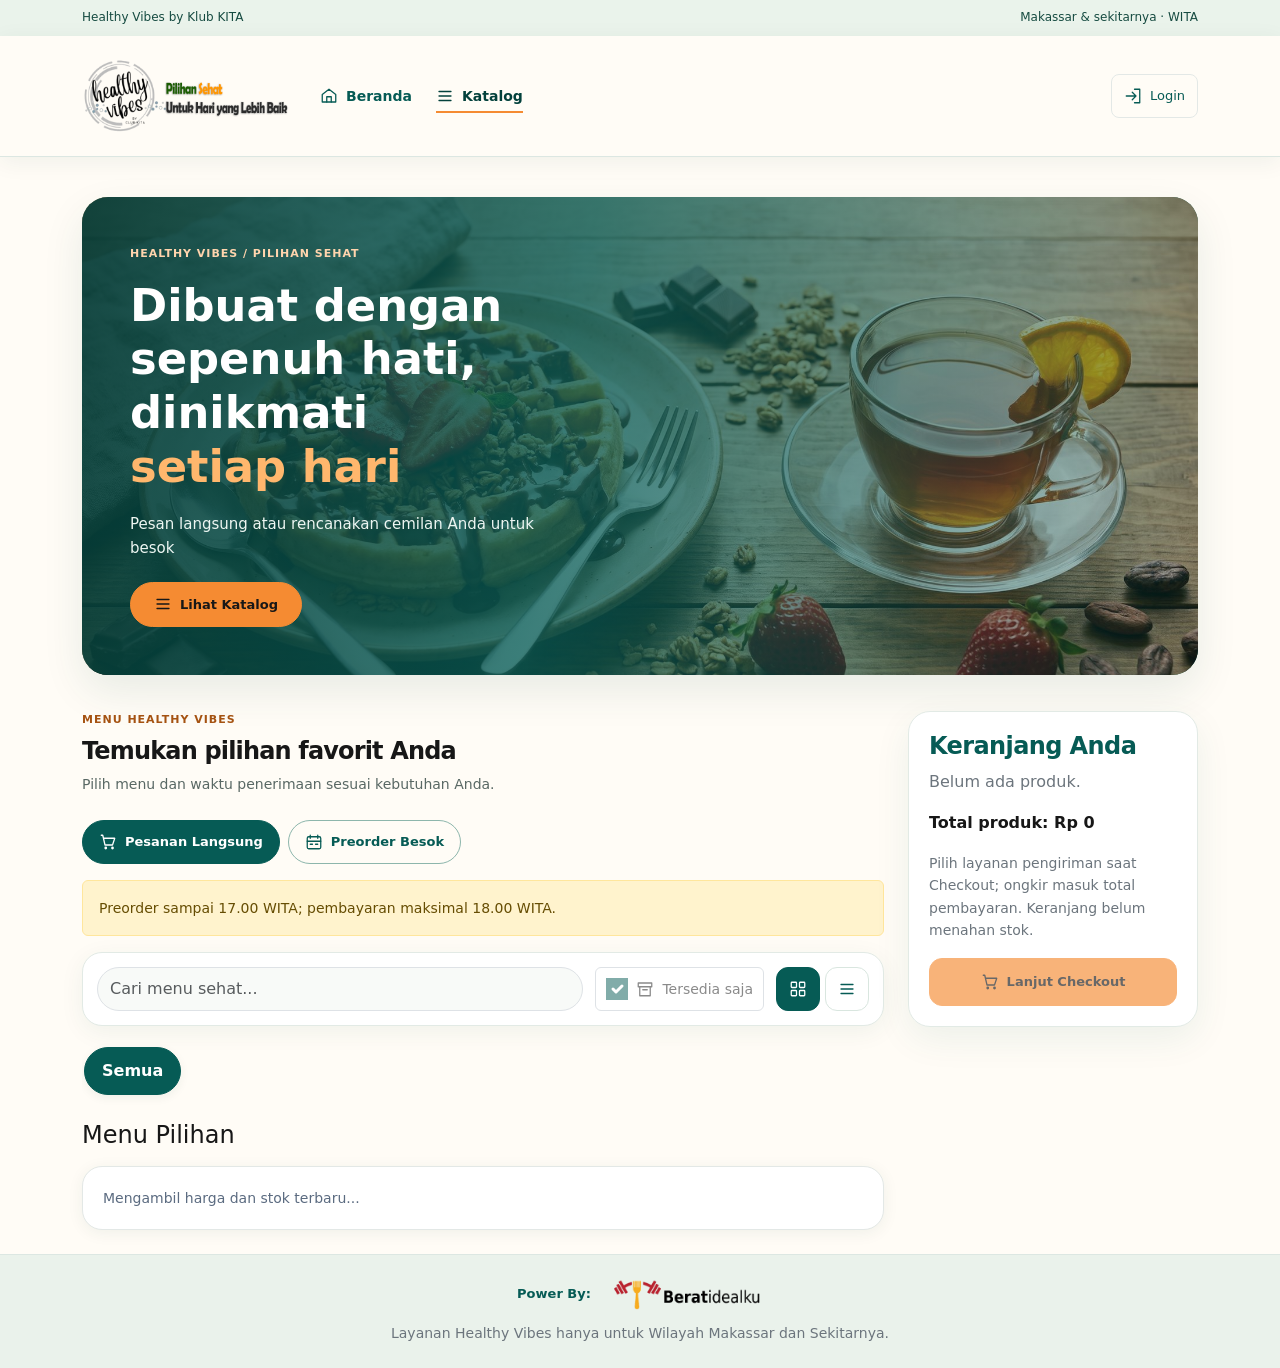
<file: index.html>
<!doctype html>
<html lang="id">
  <head>
    <!-- Pengodean teks dan ukuran halaman agar sesuai dengan layar perangkat. -->
    <meta charset="utf-8">
    <meta name="viewport" content="width=device-width, initial-scale=1">
    <!-- Jangan membawa URL halaman pelanggan saat menghubungi layanan lain. -->
    <meta name="referrer" content="no-referrer">
    <title>Healthy Vibes</title>
    <!-- Unduh banner lebih awal agar gambar siap saat tampilan katalog dibuat. -->
    <link rel="preload" as="image" href="image/Header_HealthyVibes.jpg">
    <!-- Bootstrap dipatok versinya agar perubahan CDN tidak mengubah tampilan. -->
    <link
      href="https://cdn.jsdelivr.net/npm/bootstrap@5.3.3/dist/css/bootstrap.min.css"
      rel="stylesheet"
      integrity="sha384-QWTKZyjpPEjISv5WaRU9OFeRpok6YctnYmDr5pNlyT2bRjXh0JMhjY6hW+ALEwIH"
      crossorigin="anonymous"
    >
    <!-- Frontend statis dimuat dari repository, bukan template Apps Script. -->
    <link href="css/styles.css" rel="stylesheet">
  </head>
  <body>
    <!-- Identitas layanan mengikuti gaya topbar BERATidealku. -->
    <div class="site-topbar">
      <div class="container topbar-inner">
        <span>Healthy Vibes by Klub KITA</span>
        <span class="topbar-location">Makassar &amp; sekitarnya <span aria-hidden="true">&middot;</span> WITA</span>
      </div>
    </div>
    <!-- Header berisi logo, navigasi pelanggan, dan akses pengelola. -->
    <header class="site-header">
      <div class="container header-inner">
        <!-- Klik logo membuka kembali katalog Healthy Vibes. -->
        <button class="brand btn p-0" data-nav="shop" type="button" aria-label="Healthy Vibes, kembali ke katalog">
          <img src="image/Logo_HealthyVibes_PilihanSehat.png" alt="Healthy Vibes by Klub KITA" class="brand-logo" decoding="async">
        </button>
        <!-- Tautan Home membuka Berat Idealku; Katalog dan Status memakai halaman internal. -->
        <nav id="site-nav" aria-label="Navigasi utama" class="site-nav">
          <!-- <button class="nav-button" data-nav="home" type="button" aria-current="page">Home</button>-->
          <a class="nav-button" href="https://www.beratidealku.com"><svg class="ui-icon" viewBox="0 0 24 24" aria-hidden="true" focusable="false"><path d="m3 10 9-7 9 7v10H3Z"/><path d="M9 20v-7h6v7"/></svg><span>Beranda</span></a>
          <button class="nav-button" data-nav="shop" type="button" aria-current="page"><svg class="ui-icon" viewBox="0 0 24 24" aria-hidden="true" focusable="false"><path d="M4 6h16M4 12h16M4 18h16"/></svg><span>Katalog</span></button>
          <button class="nav-button" id="header-customer-orders" data-nav="status" type="button" hidden><svg class="ui-icon" viewBox="0 0 24 24" aria-hidden="true" focusable="false"><rect x="5" y="5" width="14" height="16" rx="2"/><path d="M9 3h6v4H9ZM9 12h6M9 16h6"/></svg><span>Pesanan Saya</span></button>
        </nav>
        <!-- Menu HP dan login pengelola memakai ikon tanpa dependensi font eksternal. -->
        <button class="icon-button nav-toggle" id="nav-toggle" type="button" aria-label="Buka menu navigasi" aria-controls="site-nav" aria-expanded="false">
          <svg class="ui-icon" viewBox="0 0 24 24" aria-hidden="true" focusable="false"><path d="M4 6h16M4 12h16M4 18h16"/></svg>
        </button>
        <!-- Akun aktif tetap dapat dibuka melalui username di samping Logout. -->
        <div class="header-account" id="header-account">
          <button class="header-user" id="header-user" data-nav="admin" type="button" hidden></button>
          <button class="icon-button settings-button" id="header-auth" data-nav="admin" type="button" aria-label="Login" title="Login">
            <svg class="ui-icon" viewBox="0 0 24 24" aria-hidden="true" focusable="false"><path d="M14 3h7v18h-7M3 12h13m-5-5 5 5-5 5"/></svg><span class="header-action-text">Login</span>
          </button>
        </div>
      </div>
    </header>
    <!-- Pesan server dan loading dibaca juga oleh pembaca layar. -->
    <div id="notification" role="status" aria-live="polite" class="container mt-3"></div>
    <!-- Indikator ini ditampilkan JavaScript selama menunggu respons backend. -->
    <div id="busy" class="busy d-none" role="status">
      <span class="spinner-border spinner-border-sm" aria-hidden="true"></span>
      Memproses...
    </div>
    <!-- Isi halaman katalog, checkout, status, dan pengelola dibuat oleh client.js di sini. -->
    <main id="app" class="container py-4"></main>
    <!-- Navigasi cepat mobile: menggunakan aksi navigasi yang sudah tersedia. -->
    <nav class="hv-bottom-nav" aria-label="Navigasi cepat mobile">
      <button type="button" data-nav="shop" aria-label="Buka katalog"><svg class="ui-icon" viewBox="0 0 24 24" aria-hidden="true"><path d="m3 10 9-7 9 7v10H3Z"/><path d="M9 20v-7h6v7"/></svg><span>Katalog</span></button>
      <button type="button" data-nav="status" aria-label="Buka pesanan saya"><svg class="ui-icon" viewBox="0 0 24 24" aria-hidden="true"><rect x="5" y="4" width="14" height="17" rx="2"/><path d="M9 9h6M9 13h6M9 17h4"/></svg><span>Pesanan</span></button>
      <button type="button" data-nav="admin" aria-label="Buka akun atau panel pengelola"><svg class="ui-icon" viewBox="0 0 24 24" aria-hidden="true"><circle cx="12" cy="8" r="4"/><path d="M4 21c0-5 16-5 16 0"/></svg><span>Akun / Admin</span></button>
    </nav>
    <!-- Identitas pendukung dan informasi layanan pada footer berlatar abu-abu muda. -->
    <footer class="site-footer">
      <div class="container">
        <div class="footer-brand">
          <span>Power By:</span>
          <img src="image/logo_beratidealku.png" alt="Berat Idealku" class="footer-logo" width="199" height="38" decoding="async">
        </div>
        <p class="footer-info small text-secondary mb-0">
          Layanan Healthy Vibes hanya untuk Wilayah Makassar dan Sekitarnya.
        </p>
      </div>
    </footer>
    <!-- Dialog editor master dan detail pesanan tidak menghilangkan fitur di HP. -->
    <dialog id="editor" aria-labelledby="editor-title">
      <div class="d-flex justify-content-between gap-3 mb-3">
        <h2 id="editor-title" class="h4"></h2>
        <button type="button" class="btn action-icon" id="close-editor" aria-label="Tutup dialog" title="Tutup"><svg class="ui-icon" viewBox="0 0 24 24" aria-hidden="true" focusable="false"><path d="m6 6 12 12M6 18 18 6"/></svg></button>
      </div>
      <div id="editor-content"></div>
    </dialog>
    <!-- Konfirmasi terpisah menjaga formulir editor tetap utuh saat dibatalkan. -->
    <dialog id="confirmation-dialog" class="confirmation-dialog" aria-labelledby="confirmation-title" aria-describedby="confirmation-message">
      <div class="d-flex justify-content-between align-items-center gap-3 mb-2">
        <h2 id="confirmation-title" class="h5 mb-0">Konfirmasi</h2>
        <button type="button" class="btn action-icon" id="confirmation-close" aria-label="Tutup konfirmasi" title="Tutup"><svg class="ui-icon" viewBox="0 0 24 24" aria-hidden="true" focusable="false"><path d="m6 6 12 12M6 18 18 6"/></svg></button>
      </div>
      <p id="confirmation-message"></p>
      <div class="d-flex justify-content-center flex-wrap gap-2 mt-2">
        <button type="button" class="btn btn-outline-dark btn-sm" id="confirmation-cancel" autofocus><svg class="ui-icon" viewBox="0 0 24 24" aria-hidden="true" focusable="false"><path d="m6 6 12 12M6 18 18 6"/></svg><span>Batal</span></button>
        <button type="button" class="btn btn-primary btn-sm" id="confirmation-accept"><svg class="ui-icon" viewBox="0 0 24 24" aria-hidden="true" focusable="false"><path d="m4 12 5 5L20 6"/></svg><span>Ya, Lanjutkan</span></button>
      </div>
    </dialog>
    <!-- Konfigurasi endpoint harus dimuat sebelum transport dan aplikasi. -->
    <script src="js/config.js"></script>
    <script src="js/transport.js"></script>
    <!-- Pembuat ikon dan label dimuat sebelum tombol halaman dibuat oleh client.js. -->
    <script src="js/icons.js"></script>
    <script src="js/client.js"></script>
  </body>
</html>
</file>
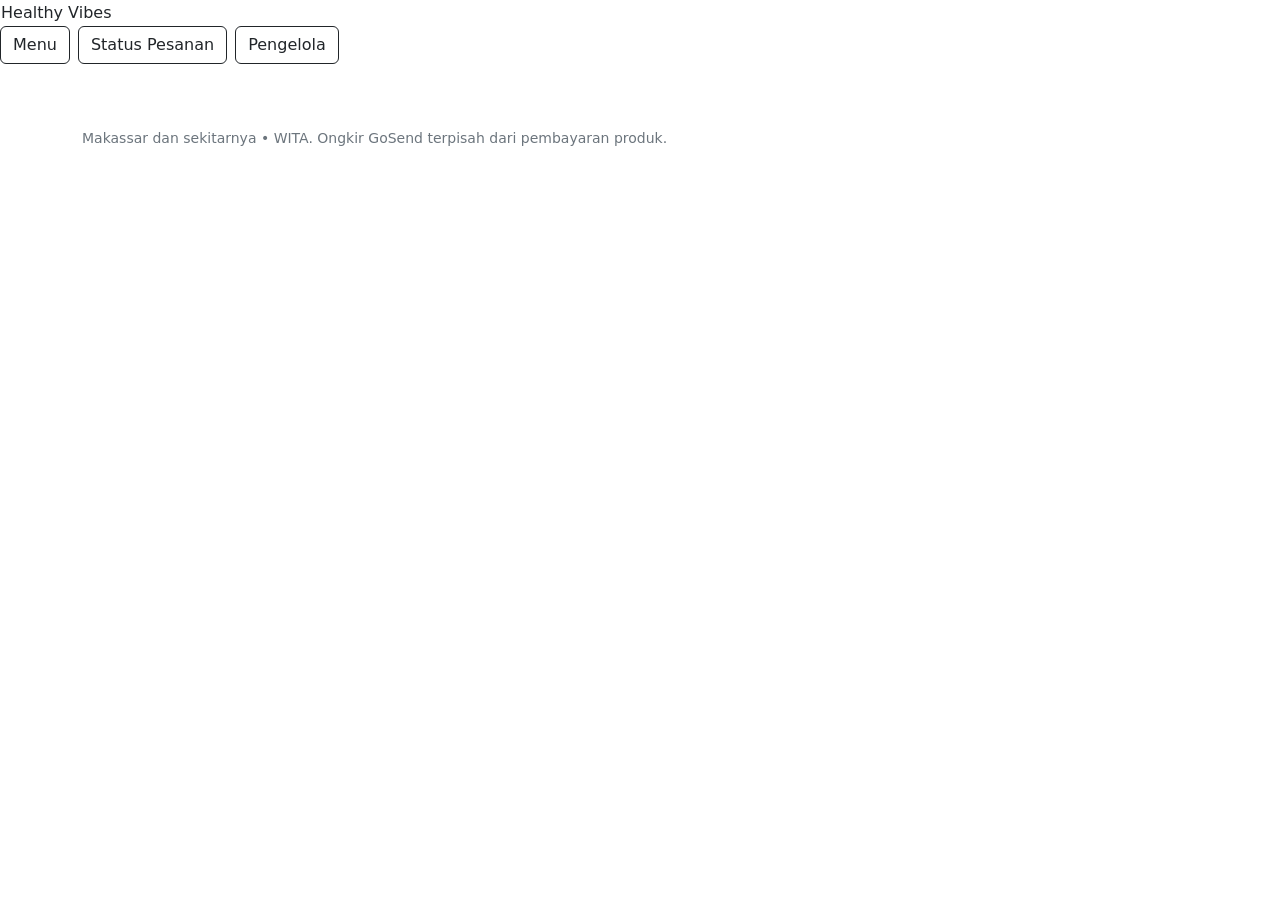
<file: apps-script/Index.html>
<!doctype html>
<html lang="id">
  <head>
    <base target="_top">
    <meta charset="utf-8">
    <meta name="viewport" content="width=device-width, initial-scale=1">
    <title>Healthy Vibes</title>
    <!-- Bootstrap dipatok versinya agar perubahan CDN tidak mengubah tampilan. -->
    <link
      href="https://cdn.jsdelivr.net/npm/bootstrap@5.3.3/dist/css/bootstrap.min.css"
      rel="stylesheet"
      integrity="sha384-QWTKZyjpPEjISv5WaRU9OFeRpok6YctnYmDr5pNlyT2bRjXh0JMhjY6hW+ALEwIH"
      crossorigin="anonymous"
    >
    <?!= include_('Styles'); ?>
  </head>
  <body>
    <header class="site-header">
      <button class="brand btn p-0" data-nav="shop" type="button">
        Healthy Vibes
      </button>
      <nav aria-label="Navigasi utama" class="d-flex gap-2 flex-wrap">
        <button class="btn btn-outline-dark" data-nav="shop" type="button">Menu</button>
        <button class="btn btn-outline-dark" data-nav="status" type="button">Status Pesanan</button>
        <button class="btn btn-outline-dark" data-nav="admin" type="button">Pengelola</button>
      </nav>
    </header>
    <!-- Pesan server dan loading dibaca juga oleh pembaca layar. -->
    <div id="notification" role="status" aria-live="polite" class="container mt-3"></div>
    <div id="busy" class="busy d-none" role="status">
      <span class="spinner-border spinner-border-sm" aria-hidden="true"></span>
      Memproses...
    </div>
    <main id="app" class="container py-4"></main>
    <footer class="container pb-4 text-secondary small">
      Makassar dan sekitarnya • WITA. Ongkir GoSend terpisah dari pembayaran produk.
    </footer>
    <!-- Dialog editor master dan detail pesanan tidak menghilangkan fitur di HP. -->
    <dialog id="editor" aria-labelledby="editor-title">
      <div class="d-flex justify-content-between gap-3 mb-3">
        <h2 id="editor-title" class="h4"></h2>
        <button type="button" class="btn btn-outline-dark" id="close-editor">Tutup</button>
      </div>
      <div id="editor-content"></div>
    </dialog>
    <?!= include_('Client'); ?>
  </body>
</html>
</file>
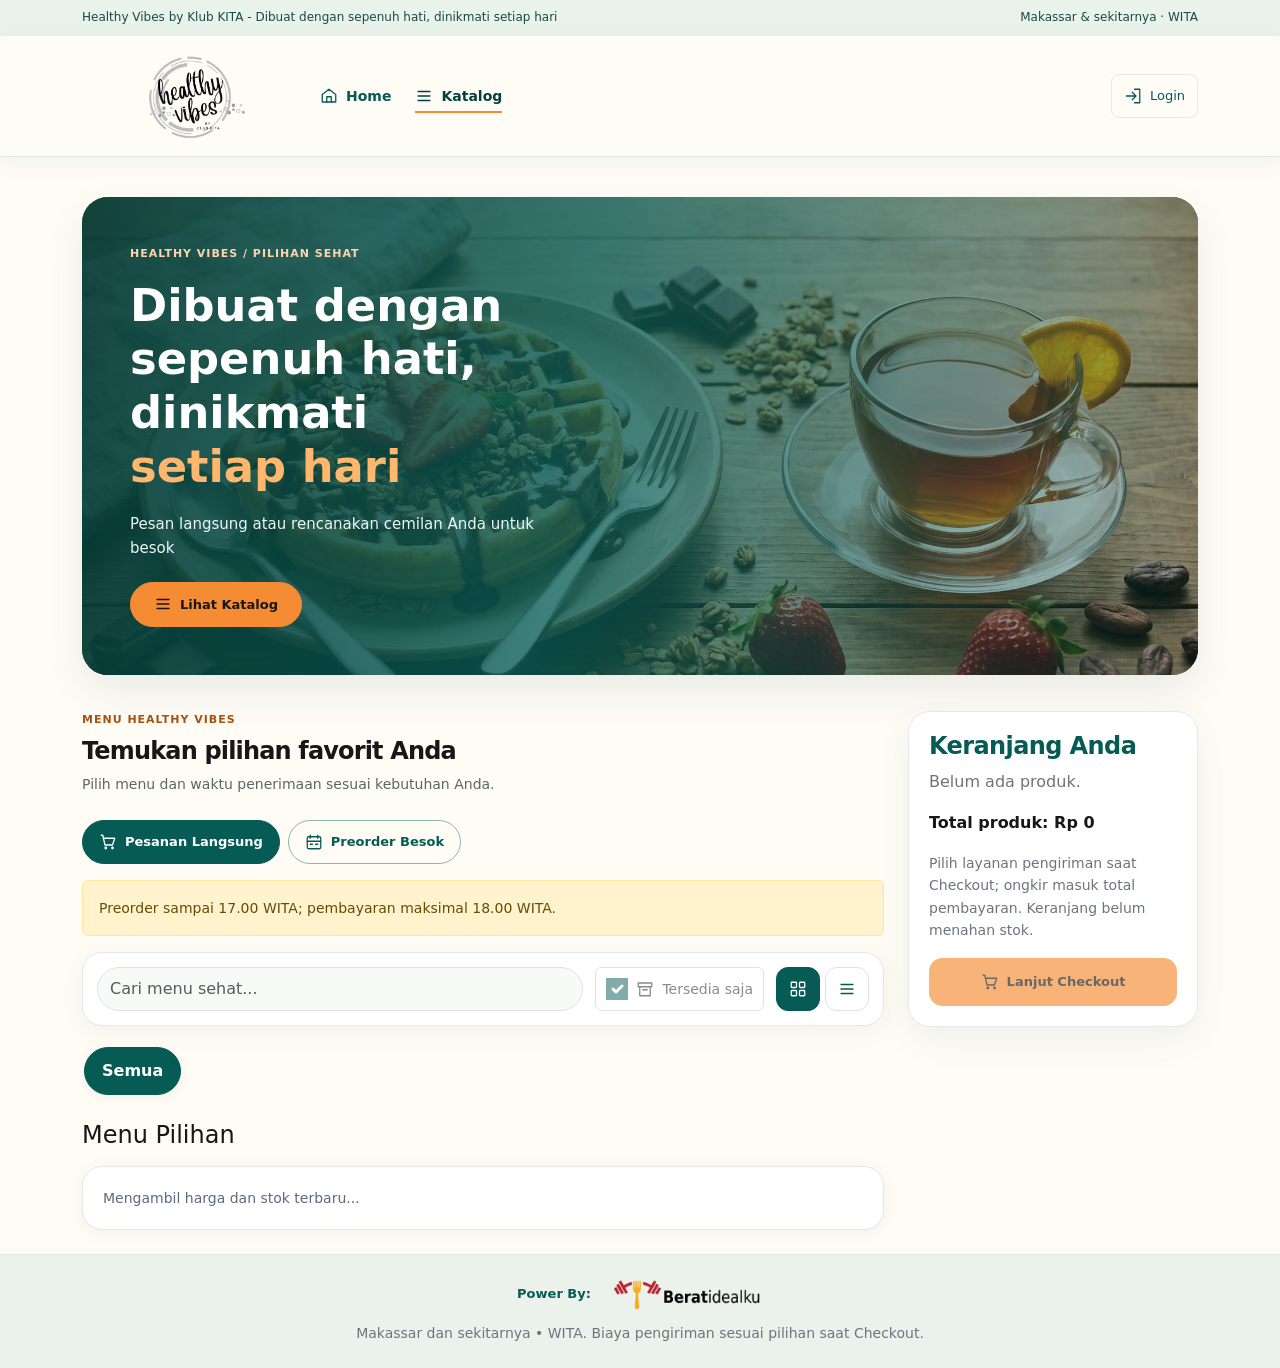
<file: index_TahapD.html>
<!doctype html>
<html lang="id">
  <head>
    <!-- Pengodean teks dan ukuran halaman agar sesuai dengan layar perangkat. -->
    <meta charset="utf-8">
    <meta name="viewport" content="width=device-width, initial-scale=1">
    <!-- Jangan membawa URL halaman pelanggan saat menghubungi layanan lain. -->
    <meta name="referrer" content="no-referrer">
    <title>Healthy Vibes</title>
    <!-- Unduh banner lebih awal agar gambar siap saat tampilan katalog dibuat. -->
    <link rel="preload" as="image" href="image/Header_HealthyVibes.jpg">
    <!-- Bootstrap dipatok versinya agar perubahan CDN tidak mengubah tampilan. -->
    <link
      href="https://cdn.jsdelivr.net/npm/bootstrap@5.3.3/dist/css/bootstrap.min.css"
      rel="stylesheet"
      integrity="sha384-QWTKZyjpPEjISv5WaRU9OFeRpok6YctnYmDr5pNlyT2bRjXh0JMhjY6hW+ALEwIH"
      crossorigin="anonymous"
    >
    <!-- Frontend statis dimuat dari repository, bukan template Apps Script. -->
    <link href="css/styles.css" rel="stylesheet">
  </head>
  <body>
    <!-- Identitas layanan mengikuti gaya topbar BERATidealku. -->
    <div class="site-topbar">
      <div class="container topbar-inner">
        <span>Healthy Vibes by Klub KITA - Dibuat dengan sepenuh hati, dinikmati setiap hari</span>
        <span class="topbar-location">Makassar &amp; sekitarnya <span aria-hidden="true">&middot;</span> WITA</span>
      </div>
    </div>
    <!-- Header berisi logo, navigasi pelanggan, dan akses pengelola. -->
    <header class="site-header">
      <div class="container header-inner">
        <!-- Klik logo membuka kembali katalog Healthy Vibes. -->
        <button class="brand btn p-0" data-nav="shop" type="button" aria-label="Healthy Vibes, kembali ke katalog">
          <img src="image/Logo_HealthyVibes_Trans.png" alt="Healthy Vibes by Klub KITA" class="brand-logo" decoding="async">
        </button>
        <!-- Tautan Home membuka Berat Idealku; Katalog dan Status memakai halaman internal. -->
        <nav id="site-nav" aria-label="Navigasi utama" class="site-nav">
          <!-- <button class="nav-button" data-nav="home" type="button" aria-current="page">Home</button>-->
          <a class="nav-button" href="https://www.beratidealku.com"><svg class="ui-icon" viewBox="0 0 24 24" aria-hidden="true" focusable="false"><path d="m3 10 9-7 9 7v10H3Z"/><path d="M9 20v-7h6v7"/></svg><span>Home</span></a>
          <button class="nav-button" data-nav="shop" type="button" aria-current="page"><svg class="ui-icon" viewBox="0 0 24 24" aria-hidden="true" focusable="false"><path d="M4 6h16M4 12h16M4 18h16"/></svg><span>Katalog</span></button>
          <button class="nav-button" id="header-customer-orders" data-nav="status" type="button" hidden><svg class="ui-icon" viewBox="0 0 24 24" aria-hidden="true" focusable="false"><rect x="5" y="5" width="14" height="16" rx="2"/><path d="M9 3h6v4H9ZM9 12h6M9 16h6"/></svg><span>Pesanan Saya</span></button>
        </nav>
        <!-- Menu HP dan login pengelola memakai ikon tanpa dependensi font eksternal. -->
        <button class="icon-button nav-toggle" id="nav-toggle" type="button" aria-label="Buka menu navigasi" aria-controls="site-nav" aria-expanded="false">
          <svg class="ui-icon" viewBox="0 0 24 24" aria-hidden="true" focusable="false"><path d="M4 6h16M4 12h16M4 18h16"/></svg>
        </button>
        <!-- Akun aktif tetap dapat dibuka melalui username di samping Logout. -->
        <div class="header-account" id="header-account">
          <button class="header-user" id="header-user" data-nav="admin" type="button" hidden></button>
          <button class="icon-button settings-button" id="header-auth" data-nav="admin" type="button" aria-label="Login" title="Login">
            <svg class="ui-icon" viewBox="0 0 24 24" aria-hidden="true" focusable="false"><path d="M14 3h7v18h-7M3 12h13m-5-5 5 5-5 5"/></svg><span class="header-action-text">Login</span>
          </button>
        </div>
      </div>
    </header>
    <!-- Pesan server dan loading dibaca juga oleh pembaca layar. -->
    <div id="notification" role="status" aria-live="polite" class="container mt-3"></div>
    <!-- Indikator ini ditampilkan JavaScript selama menunggu respons backend. -->
    <div id="busy" class="busy d-none" role="status">
      <span class="spinner-border spinner-border-sm" aria-hidden="true"></span>
      Memproses...
    </div>
    <!-- Isi halaman katalog, checkout, status, dan pengelola dibuat oleh client.js di sini. -->
    <main id="app" class="container py-4"></main>
    <!-- Navigasi cepat mobile: menggunakan aksi navigasi yang sudah tersedia. -->
    <nav class="hv-bottom-nav" aria-label="Navigasi cepat mobile">
      <button type="button" data-nav="shop" aria-label="Buka katalog"><svg class="ui-icon" viewBox="0 0 24 24" aria-hidden="true"><path d="m3 10 9-7 9 7v10H3Z"/><path d="M9 20v-7h6v7"/></svg><span>Katalog</span></button>
      <button type="button" data-nav="status" aria-label="Buka pesanan saya"><svg class="ui-icon" viewBox="0 0 24 24" aria-hidden="true"><rect x="5" y="4" width="14" height="17" rx="2"/><path d="M9 9h6M9 13h6M9 17h4"/></svg><span>Pesanan</span></button>
      <button type="button" data-nav="admin" aria-label="Buka akun atau panel pengelola"><svg class="ui-icon" viewBox="0 0 24 24" aria-hidden="true"><circle cx="12" cy="8" r="4"/><path d="M4 21c0-5 16-5 16 0"/></svg><span>Akun / Admin</span></button>
    </nav>
    <!-- Identitas pendukung dan informasi layanan pada footer berlatar abu-abu muda. -->
    <footer class="site-footer">
      <div class="container">
        <div class="footer-brand">
          <span>Power By:</span>
          <img src="image/logo_beratidealku.png" alt="Berat Idealku" class="footer-logo" width="199" height="38" decoding="async">
        </div>
        <p class="footer-info small text-secondary mb-0">
          Makassar dan sekitarnya • WITA. Biaya pengiriman sesuai pilihan saat Checkout.
        </p>
      </div>
    </footer>
    <!-- Dialog editor master dan detail pesanan tidak menghilangkan fitur di HP. -->
    <dialog id="editor" aria-labelledby="editor-title">
      <div class="d-flex justify-content-between gap-3 mb-3">
        <h2 id="editor-title" class="h4"></h2>
        <button type="button" class="btn action-icon" id="close-editor" aria-label="Tutup dialog" title="Tutup"><svg class="ui-icon" viewBox="0 0 24 24" aria-hidden="true" focusable="false"><path d="m6 6 12 12M6 18 18 6"/></svg></button>
      </div>
      <div id="editor-content"></div>
    </dialog>
    <!-- Konfirmasi terpisah menjaga formulir editor tetap utuh saat dibatalkan. -->
    <dialog id="confirmation-dialog" class="confirmation-dialog" aria-labelledby="confirmation-title" aria-describedby="confirmation-message">
      <div class="d-flex justify-content-between align-items-center gap-3 mb-2">
        <h2 id="confirmation-title" class="h5 mb-0">Konfirmasi</h2>
        <button type="button" class="btn action-icon" id="confirmation-close" aria-label="Tutup konfirmasi" title="Tutup"><svg class="ui-icon" viewBox="0 0 24 24" aria-hidden="true" focusable="false"><path d="m6 6 12 12M6 18 18 6"/></svg></button>
      </div>
      <p id="confirmation-message"></p>
      <div class="d-flex justify-content-center flex-wrap gap-2 mt-2">
        <button type="button" class="btn btn-outline-dark btn-sm" id="confirmation-cancel" autofocus><svg class="ui-icon" viewBox="0 0 24 24" aria-hidden="true" focusable="false"><path d="m6 6 12 12M6 18 18 6"/></svg><span>Batal</span></button>
        <button type="button" class="btn btn-primary btn-sm" id="confirmation-accept"><svg class="ui-icon" viewBox="0 0 24 24" aria-hidden="true" focusable="false"><path d="m4 12 5 5L20 6"/></svg><span>Ya, Lanjutkan</span></button>
      </div>
    </dialog>
    <!-- Konfigurasi endpoint harus dimuat sebelum transport dan aplikasi. -->
    <script src="js/config.js"></script>
    <script src="js/transport.js"></script>
    <!-- Pembuat ikon dan label dimuat sebelum tombol halaman dibuat oleh client.js. -->
    <script src="js/icons.js"></script>
    <script src="js/client.js"></script>
  </body>
</html>
</file>
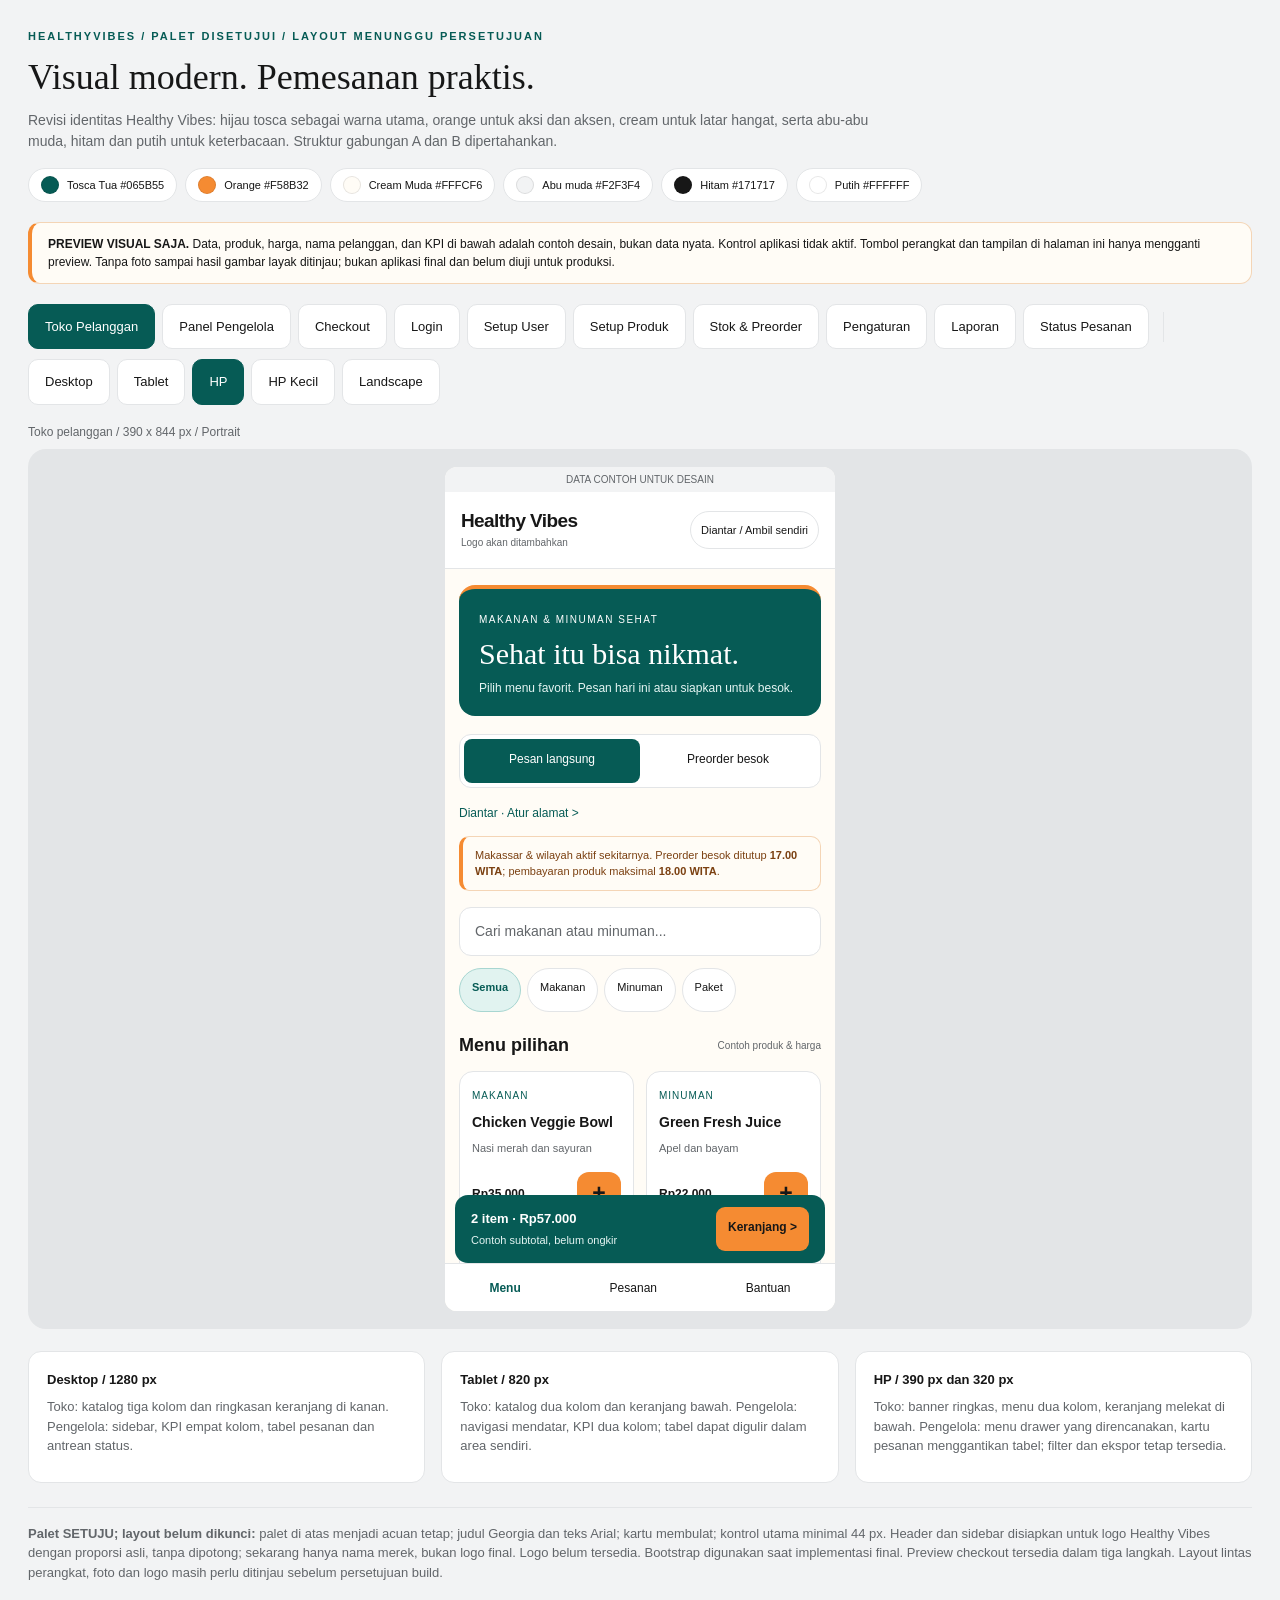
<file: preview-gabungan-responsive.html>
<!doctype html>
<html lang="id">
<head>
<meta charset="utf-8">
<meta name="viewport" content="width=device-width, initial-scale=1">
<title>HealthyVibes | Preview Gabungan Responsive</title>
<style>
:root{--green:#065b55;--orange:#f58b32;--ink:#171717;--muted:#62666a;--cream:#fffcf6;--line:#e3e5e7}
*{box-sizing:border-box}body{margin:0;font-family:Arial,Helvetica,sans-serif;background:#f2f3f4;color:var(--ink);line-height:1.5}
button{font:inherit;cursor:pointer}button:focus-visible{outline:3px solid var(--orange);outline-offset:3px}
.review{max-width:1440px;margin:auto;padding:28px}.eyebrow{font-size:11px;letter-spacing:2px;text-transform:uppercase;color:var(--green);font-weight:bold}
h1{font:36px/1.15 Georgia,serif;margin:12px 0}p{margin:8px 0}
.intro{max-width:850px;color:var(--muted);font-size:14px}.notice{padding:12px 16px;background:var(--cream);border:1px solid #f4d5b6;border-left:4px solid var(--orange);border-radius:12px;font-size:12px;margin:20px 0}
.toolbar{display:flex;gap:10px;align-items:center;flex-wrap:wrap;margin:18px 0}
.toolbar button{border:1px solid var(--line);background:white;border-radius:10px;padding:12px 16px;min-height:44px;font-size:13px;color:var(--ink)}
.toolbar button[aria-pressed=true]{background:var(--green);color:white;border-color:var(--green)}
.group{display:flex;gap:7px;flex-wrap:wrap}.separator{width:1px;height:30px;background:var(--line);margin:0 4px}
#size-label{font-size:12px;color:var(--muted)}.stage{padding:18px;background:#e3e5e7;border-radius:18px;overflow:hidden}
#frame-wrap{position:relative;margin:auto;max-width:100%}iframe{display:block;border:0;background:var(--cream);border-radius:12px;transform-origin:top left}
.notes{display:grid;grid-template-columns:repeat(3,1fr);gap:16px;margin-top:22px}.note{padding:18px;border:1px solid var(--line);border-radius:13px;background:white;font-size:13px}
.note strong{display:block;margin-bottom:6px}.note p{color:var(--muted)}
.baseline{margin-top:24px;padding-top:16px;border-top:1px solid var(--line);font-size:13px;color:var(--muted)}
.palette{display:flex;flex-wrap:wrap;gap:8px;margin:16px 0}.swatch{display:flex;align-items:center;gap:8px;background:white;border:1px solid var(--line);border-radius:20px;padding:7px 12px;font-size:11px}
.swatch i{width:18px;height:18px;border-radius:50%;background:var(--color);border:1px solid #00000018}
@media(max-width:650px){.review{padding:18px 12px}h1{font-size:28px}.notes{grid-template-columns:1fr}.stage{padding:8px}.separator{display:none}.toolbar button{padding:11px 12px}}
</style>
</head>
<body>
<main class="review">
  <div class="eyebrow">HealthyVibes / Palet Disetujui / Layout Menunggu Persetujuan</div>
  <h1>Visual modern. Pemesanan praktis.</h1>
  <p class="intro">Revisi identitas Healthy Vibes: hijau tosca sebagai warna utama, orange untuk aksi dan aksen, cream untuk latar hangat, serta abu-abu muda, hitam dan putih untuk keterbacaan. Struktur gabungan A dan B dipertahankan.</p>
  <div class="palette" aria-label="Palet warna yang disetujui">
    <span class="swatch"><i style="--color:#065b55"></i>Tosca Tua #065B55</span>
    <span class="swatch"><i style="--color:#f58b32"></i>Orange #F58B32</span>
    <span class="swatch"><i style="--color:#fffcf6"></i>Cream Muda #FFFCF6</span>
    <span class="swatch"><i style="--color:#f2f3f4"></i>Abu muda #F2F3F4</span>
    <span class="swatch"><i style="--color:#171717"></i>Hitam #171717</span>
    <span class="swatch"><i style="--color:#ffffff"></i>Putih #FFFFFF</span>
  </div>
  <div class="notice"><strong>PREVIEW VISUAL SAJA.</strong> Data, produk, harga, nama pelanggan, dan KPI di bawah adalah contoh desain, bukan data nyata. Kontrol aplikasi tidak aktif. Tombol perangkat dan tampilan di halaman ini hanya mengganti preview. Tanpa foto sampai hasil gambar layak ditinjau; bukan aplikasi final dan belum diuji untuk produksi.</div>
  <div class="toolbar">
    <div class="group" aria-label="Pilih tampilan">
      <button type="button" data-mode="shop" aria-pressed="true">Toko Pelanggan</button>
      <button type="button" data-mode="admin" aria-pressed="false">Panel Pengelola</button>
      <button type="button" data-mode="checkout" aria-pressed="false">Checkout</button>
      <button type="button" data-mode="login" aria-pressed="false">Login</button>
      <button type="button" data-mode="users" aria-pressed="false">Setup User</button>
      <button type="button" data-mode="productSetup" aria-pressed="false">Setup Produk</button>
      <button type="button" data-mode="stock" aria-pressed="false">Stok &amp; Preorder</button>
      <button type="button" data-mode="settings" aria-pressed="false">Pengaturan</button>
      <button type="button" data-mode="reports" aria-pressed="false">Laporan</button>
      <button type="button" data-mode="orderStatus" aria-pressed="false">Status Pesanan</button>
    </div>
    <span class="separator"></span>
    <div class="group" aria-label="Pilih ukuran perangkat">
      <button type="button" data-device="desktop" aria-pressed="false">Desktop</button>
      <button type="button" data-device="tablet" aria-pressed="false">Tablet</button>
      <button type="button" data-device="mobile" aria-pressed="true">HP</button>
      <button type="button" data-device="small" aria-pressed="false">HP Kecil</button>
      <button type="button" id="rotate" aria-pressed="false">Landscape</button>
    </div>
  </div>
  <div id="checkout-tools" hidden>
    <p class="intro">Pilih langkah dan contoh skenario untuk menilai desain. Tidak ada data yang dikirim, pembayaran atau pesanan nyata.</p>
    <div class="toolbar">
      <div class="group" aria-label="Langkah checkout">
        <button type="button" data-step="1" aria-pressed="true">1. Penerima</button>
        <button type="button" data-step="2" aria-pressed="false">2. Pembayaran</button>
        <button type="button" data-step="3" aria-pressed="false">3. Tinjau Pesanan</button>
      </div>
      <div class="group" aria-label="Contoh skenario">
        <button type="button" data-scenario="preorder" aria-pressed="true">Preorder / Antar</button>
        <button type="button" data-scenario="direct" aria-pressed="false">Langsung / Ambil</button>
        <button type="button" data-scenario="directDelivery" aria-pressed="false">Langsung / Antar</button>
        <button type="button" data-scenario="preorderPickup" aria-pressed="false">Preorder / Ambil</button>
      </div>
    </div>
  </div>
  <p id="size-label" aria-live="polite"></p>
  <div class="stage"><div id="frame-wrap"><iframe id="preview" title="Preview toko pelanggan ukuran HP"></iframe></div></div>
  <div class="notes">
    <div class="note"><strong>Desktop / 1280 px</strong><p>Toko: katalog tiga kolom dan ringkasan keranjang di kanan. Pengelola: sidebar, KPI empat kolom, tabel pesanan dan antrean status.</p></div>
    <div class="note"><strong>Tablet / 820 px</strong><p>Toko: katalog dua kolom dan keranjang bawah. Pengelola: navigasi mendatar, KPI dua kolom; tabel dapat digulir dalam area sendiri.</p></div>
    <div class="note"><strong>HP / 390 px dan 320 px</strong><p>Toko: banner ringkas, menu dua kolom, keranjang melekat di bawah. Pengelola: menu drawer yang direncanakan, kartu pesanan menggantikan tabel; filter dan ekspor tetap tersedia.</p></div>
  </div>
  <div class="baseline"><strong>Palet SETUJU; layout belum dikunci:</strong> palet di atas menjadi acuan tetap; judul Georgia dan teks Arial; kartu membulat; kontrol utama minimal 44 px. Header dan sidebar disiapkan untuk logo Healthy Vibes dengan proporsi asli, tanpa dipotong; sekarang hanya nama merek, bukan logo final. Logo belum tersedia. Bootstrap digunakan saat implementasi final. Preview checkout tersedia dalam tiga langkah. Layout lintas perangkat, foto dan logo masih perlu ditinjau sebelum persetujuan build.</div>
</main>
<script>
// This script renders visual mockups only; it has no order or database operations.
const shared = `
  :root{--green:#065b55;--orange:#f58b32;--ink:#171717;--muted:#62666a;--cream:#fffcf6;--line:#e3e5e7}
  *{box-sizing:border-box}body{margin:0;background:var(--cream);color:var(--ink);font:14px/1.5 Arial,Helvetica,sans-serif}
  h1,h2,h3,p{margin:0}small{font-size:12px;color:var(--muted)}.brand{font:26px Georgia,serif;letter-spacing:-1px}
  .header{display:flex;align-items:center;justify-content:space-between;gap:12px;padding:18px 28px;background:#fffdf7;border-bottom:1px solid var(--line)}
  .nav{display:flex;gap:24px;font-size:13px}.pill{border:1px solid var(--line);border-radius:24px;padding:10px 15px;font-size:12px}
  .mock-label{background:#e9efdf;text-align:center;font-size:10px;padding:5px;color:#466039}
  .content{max-width:1200px;margin:auto;padding:26px}.hero{background:var(--green);color:#fffdf0;border-radius:20px;padding:25px 30px;margin-bottom:22px}
  .hero small{color:#d7e5be;letter-spacing:1.5px;text-transform:uppercase;font-size:10px}.hero h1{font:36px/1.12 Georgia,serif;margin:8px 0}.hero p{font-size:13px;color:#e0e9d7}
  .layout{display:grid;grid-template-columns:minmax(0,1fr) 290px;gap:24px;align-items:start}
  .controls{display:flex;align-items:center;gap:12px;flex-wrap:wrap;margin-bottom:10px}.toggle{display:flex;border:1px solid var(--line);background:white;padding:4px;border-radius:12px}
  .choice{padding:11px 16px;min-height:44px;border-radius:8px;font-size:13px}.active{background:var(--green);color:white}.delivery{font-size:12px;color:var(--green)}
  .cutoff{padding:10px 12px;background:#f5ecd8;border-radius:10px;font-size:12px;color:#655334;margin-bottom:16px}
  .search{padding:13px 15px;border:1px solid var(--line);border-radius:12px;background:white;color:var(--muted);margin-bottom:12px;min-height:46px}
  .chips{display:flex;gap:8px;flex-wrap:wrap;margin-bottom:20px}.chip{border:1px solid var(--line);border-radius:22px;padding:11px 15px;font-size:12px;min-height:44px;background:white}
  .chip.selected{background:#e8efdc;border-color:#ccdbbe;color:var(--green);font-weight:bold}
  .section-title{display:flex;justify-content:space-between;gap:10px;align-items:center;margin-bottom:12px}.section-title h2{font-size:20px}
  .products{display:grid;grid-template-columns:repeat(3,minmax(0,1fr));gap:12px}
  .product{border:1px solid var(--line);border-radius:14px;background:#fffdf8;padding:18px;min-width:0}
  .category{font-size:10px;text-transform:uppercase;letter-spacing:1px;color:var(--green)}
  .product h3{font-size:16px;line-height:1.4;margin:8px 0}.product p{font-size:12px;color:var(--muted);margin-bottom:15px}
  .price{display:flex;align-items:center;justify-content:space-between;gap:5px;font-size:14px;font-weight:bold}
  .plus{display:grid;place-items:center;min-width:44px;height:44px;border-radius:12px;background:#e7efdb;color:var(--green);font-size:23px}
  .basket{border:1px solid var(--line);border-radius:16px;background:white;padding:20px;position:sticky;top:16px}
  .basket h2{font:23px Georgia,serif;margin-bottom:18px}.basket-line{display:flex;justify-content:space-between;gap:12px;font-size:13px;padding:10px 0;border-bottom:1px solid var(--line)}
  .total{display:flex;justify-content:space-between;margin:16px 0 4px}.cta{display:block;text-align:center;border-radius:12px;background:var(--green);color:white;padding:13px 16px;font-weight:bold;margin-top:16px;min-height:46px}
  .payment{font-size:12px;color:var(--muted);margin-top:18px}.mobile-cart,.mobile-nav{display:none}
  .admin-shell{display:grid;grid-template-columns:205px minmax(0,1fr);min-height:100vh}.sidebar{background:var(--green);color:white;padding:24px 16px}
  .sidebar .brand{margin-bottom:34px}.side-item{padding:13px;border-radius:10px;margin-bottom:8px;font-size:13px}.side-item.on{background:#ffffff1c;font-weight:bold}
  .admin-content{padding:28px;min-width:0}.admin-heading{display:flex;justify-content:space-between;gap:12px;align-items:center;margin-bottom:20px}
  .admin-heading h1{font:30px Georgia,serif}.admin-heading p{font-size:12px;color:var(--muted);margin-top:6px}
  .kpis{display:grid;grid-template-columns:repeat(4,minmax(0,1fr));gap:12px;margin-bottom:22px}
  .kpi{padding:18px;background:white;border:1px solid var(--line);border-radius:14px}.kpi strong{font-size:25px;display:block;margin-top:8px}.kpi small{display:block}
  .work{display:grid;grid-template-columns:minmax(0,1fr) 240px;gap:20px}.panel{background:white;border:1px solid var(--line);border-radius:14px;padding:18px;min-width:0}
  .panel h2{font-size:18px;margin-bottom:14px}.filters{display:flex;gap:8px;flex-wrap:wrap;margin-bottom:15px}
  .filter{font-size:12px;min-height:44px;padding:12px;border:1px solid var(--line);border-radius:8px}
  .table-wrap{overflow-x:auto}table{width:100%;border-collapse:collapse;white-space:nowrap;font-size:12px}th,td{padding:14px 10px;text-align:left;border-bottom:1px solid var(--line)}
  th{background:#f4f6ee;color:#56664f}.badge{background:#eaf0dd;color:#426137;border-radius:16px;padding:5px 9px;font-size:11px}.badge.wait{background:#fff1d4;color:#7c5d1d}
  .queue{padding:14px;background:#f7f8f0;border:1px solid var(--line);border-radius:10px;margin-bottom:10px}.queue b{font-size:13px;display:block}.queue small{display:block;margin-top:5px}
  .admin-cards,.compact-header,.tablet-nav{display:none}
  @media(max-width:1050px){.products{grid-template-columns:repeat(2,minmax(0,1fr))}.layout{grid-template-columns:1fr}.basket{display:none}
  .content{padding-bottom:125px}.mobile-cart{position:fixed;bottom:48px;left:18px;right:18px;padding:12px 16px;display:flex;justify-content:space-between;gap:12px;align-items:center;background:var(--green);color:white;border-radius:13px}
  .mobile-cart small{color:#e1ead6;font-size:11px}.mobile-cart .continue{background:#ffffff19;padding:10px 14px;min-height:44px;border-radius:9px;font-size:12px;font-weight:bold}
  .mobile-nav{display:flex;position:fixed;bottom:0;left:0;right:0;height:48px;align-items:center;justify-content:space-around;background:#fffdf7;border-top:1px solid var(--line);font-size:12px}
  .admin-shell{grid-template-columns:1fr}.sidebar{display:none}.tablet-nav{display:flex;gap:20px;padding:13px 24px;background:var(--green);color:white;font-size:12px;flex-wrap:wrap}
  .kpis{grid-template-columns:repeat(2,minmax(0,1fr))}.work{grid-template-columns:1fr}.admin-content{padding:22px}.nav{gap:14px}.compact-header{display:flex;padding:18px 24px;justify-content:space-between;border-bottom:1px solid var(--line)}
  }
  @media(max-width:600px){.header{padding:16px}.brand{font-size:23px}.nav{display:none}.pill{font-size:11px;padding:10px}
  .content{padding:16px 14px 142px}.hero{padding:19px 20px;border-radius:16px;margin-bottom:18px}.hero h1{font-size:30px}.hero p{font-size:12px}
  .choice{padding:11px 12px;font-size:12px}.toggle{width:100%}.choice{flex:1;text-align:center}.delivery{padding:4px 0}
  .product{padding:12px}.product h3{font-size:14px}.product p{font-size:11px}.price{font-size:12px}.section-title h2{font-size:18px}
  .section-title small{font-size:10px}.chips{gap:6px}.chip{padding:10px 12px;font-size:11px}.cutoff{font-size:11px}
  .mobile-cart{left:10px;right:10px}.mobile-cart b{font-size:13px}.mobile-cart .continue{padding:11px 12px}
  .tablet-nav{display:none}.compact-header{padding:16px}.admin-content{padding:16px}.admin-heading{align-items:start}.admin-heading h1{font-size:25px}
  .kpi{padding:14px}.kpi strong{font-size:21px}.kpi small{font-size:11px}.table-wrap{display:none}.admin-cards{display:grid;gap:12px}
  .order-card{border:1px solid var(--line);border-radius:12px;padding:14px}.order-top{display:flex;justify-content:space-between;gap:8px;align-items:center;font-size:13px}
  .order-card p{margin:8px 0;font-size:12px}.order-card small{font-size:11px}.order-action{min-height:44px;display:flex;align-items:center;color:var(--green);font-size:12px;font-weight:bold;margin-top:8px}
  .panel{padding:14px}.admin-content .payment{font-size:11px}.filter{flex:1;min-width:110px}
  }
  @media(max-width:350px){.price{flex-wrap:wrap}.price .plus{margin-left:auto}.product h3{font-size:13px}.chips{gap:4px}.chip{padding:10px}.hero h1{font-size:27px}}
  .brand{display:flex;flex-direction:column;justify-content:center;flex-shrink:0;min-height:44px;font:700 21px/1.15 Arial,Helvetica,sans-serif;letter-spacing:-.6px}
  .brand .brand-note{font:10px/1.4 Arial,Helvetica,sans-serif;letter-spacing:0;color:var(--muted);margin-top:4px}
  .brand img{max-width:150px;max-height:48px;object-fit:contain}
  .header,.compact-header,.mobile-nav{background:white}
  .mock-label{background:#f2f3f4;color:var(--muted)}
  .hero{color:white;border-top:4px solid var(--orange)}
  .hero small{color:white}.hero p{color:#e5f5f3}
  .cutoff{background:var(--cream);color:#7b4011;border:1px solid #f4d5b6;border-left:4px solid var(--orange)}
  .chip.selected{background:#e1f3f0;border-color:#a7d6d1}
  .product{background:white}.plus{background:var(--orange);color:var(--ink)}
  .cta{background:var(--orange);color:var(--ink)}
  .sidebar .brand-note{color:#e5f5f3}.side-item.on{border-left:3px solid var(--orange)}
  th,.queue{background:#f2f3f4}th{color:var(--muted)}
  .badge{background:#e1f3f0;color:#08635e}.badge.wait{background:#fff0df;color:#7b4011}
  .mobile-cart small{color:#e5f5f3}.mobile-cart .continue{background:var(--orange);color:var(--ink)}
  .mobile-nav b{color:var(--green)}
  @media(max-width:600px){.brand{font-size:19px}.brand img{max-width:130px;max-height:44px}}
  .checkout-content{max-width:1050px}.checkout-title{font:30px Georgia,serif;margin-bottom:8px}
  .progress{display:flex;gap:10px;flex-wrap:wrap;margin:18px 0}.progress span{padding:10px 12px;border:1px solid var(--line);border-radius:20px;font-size:12px;background:white}
  .progress .current{background:var(--green);color:white;border-color:var(--green)}
  .checkout-layout{display:grid;grid-template-columns:minmax(0,1fr) 290px;gap:22px;align-items:start}
  .checkout-panel{padding:22px;background:white;border:1px solid var(--line);border-radius:16px}
  .checkout-panel h2{font-size:20px;margin-bottom:16px}.fields{display:grid;grid-template-columns:1fr 1fr;gap:16px}
  .field{font-size:12px;min-width:0}.field b{display:block;margin-bottom:6px}.field.wide{grid-column:1/-1}
  .input-demo{border:1px solid var(--line);border-radius:10px;min-height:46px;padding:12px;font-size:14px;background:#fdfdfd}
  .input-demo.address{min-height:78px}.hint{font-size:11px;color:var(--muted);margin-top:6px}
  .option{padding:15px;border:1px solid var(--line);border-radius:12px;margin-bottom:12px}.option.selected{border:2px solid var(--green);background:#f3faf8}
  .option b{display:block;font-size:14px}.option p{font-size:12px;color:var(--muted);margin-top:5px}
  .option.unavailable{background:#f2f3f4}.checkout-summary{background:white;border:1px solid var(--line);padding:20px;border-radius:16px}
  .checkout-summary h2{font-size:18px;margin-bottom:14px}.summary-item{padding:11px 0;border-bottom:1px solid var(--line);font-size:13px}
  .summary-row{display:flex;justify-content:space-between;gap:10px;padding:8px 0;font-size:13px}.summary-row.grand{font-weight:bold;font-size:17px;border-top:1px solid var(--line);margin-top:8px;padding-top:14px}
  .review-section{border-bottom:1px solid var(--line);padding:14px 0}.review-section b{display:block;font-size:13px}.review-section p{font-size:13px;margin:5px 0}
  .checkout-actions{display:flex;gap:10px;margin-top:18px}.checkout-actions span{padding:12px 16px;min-height:46px;border:1px solid var(--line);border-radius:10px;text-align:center;font-size:13px}
  .checkout-actions .forward{background:var(--orange);color:var(--ink);border-color:var(--orange);font-weight:bold;flex:1}
  .privacy{font-size:11px;color:var(--muted);margin-top:14px}
  @media(max-width:800px){.checkout-layout{grid-template-columns:1fr}.checkout-summary{order:2}}
  @media(max-width:600px){.checkout-content{padding-bottom:24px}.checkout-title{font-size:26px}.checkout-panel,.checkout-summary{padding:16px}.fields{grid-template-columns:1fr}.progress{gap:6px}.progress span{padding:8px;font-size:11px}}
  .login-layout{display:grid;grid-template-columns:1fr 1fr;gap:40px;max-width:960px;margin:40px auto;padding:26px;align-items:center}
  .login-story{background:var(--green);border-top:4px solid var(--orange);color:white;padding:36px;border-radius:20px}
  .login-story h1{font:34px/1.2 Georgia,serif;margin:18px 0}.login-story p{font-size:14px;color:#e5f5f3}
  .login-story .brand-note{color:#e5f5f3}.login-form h2{font:28px Georgia,serif;margin-bottom:12px}
  .login-form .field{margin-top:18px}.login-form .cta{margin-top:22px}
  .user-layout{display:grid;grid-template-columns:minmax(0,1fr) 330px;gap:20px;align-items:start}
  .account-actions{display:flex;gap:8px;flex-wrap:wrap;margin-top:10px}
  .account-actions span{min-height:44px;display:flex;align-items:center;padding:8px 10px;border:1px solid var(--line);border-radius:8px;font-size:12px}
  .users-form .field{margin-bottom:15px}.role-note{padding:12px;background:var(--cream);border:1px solid var(--line);border-radius:10px;font-size:12px}
  @media(max-width:1050px){.user-layout{grid-template-columns:1fr}}
  @media(max-width:600px){.login-layout{grid-template-columns:1fr;padding:16px;margin:0;gap:20px}.login-story{padding:22px}.login-story h1{font-size:27px;margin:12px 0}}
  .product-setup{max-width:1180px;margin:auto}.product-editor{display:grid;grid-template-columns:280px minmax(0,1fr);gap:24px}
  .upload-area{border:2px dashed #99bdb7;border-radius:16px;background:var(--cream);padding:26px 18px;text-align:center;min-height:210px;display:flex;flex-direction:column;justify-content:center}
  .upload-area strong{font-size:18px;color:var(--green)}.upload-area p{font-size:12px;color:var(--muted);margin:10px 0}
  .upload-area .cta{margin:10px 0}.product-editor .field{margin-bottom:18px}
  .catalog-preview{margin-top:22px;padding-top:18px;border-top:1px solid var(--line)}
  .catalog-preview h3{font-size:14px;margin-bottom:12px}.product-setup .product{background:var(--cream)}
  .setup-list{margin-top:24px}.setup-list .table-wrap{display:block}.editor-title{margin-bottom:18px}
  .editor-title h2{margin-bottom:4px}.editor-title p{font-size:12px;color:var(--muted)}
  @media(max-width:800px){.product-editor{grid-template-columns:1fr}.upload-area{min-height:170px}}
  @media(max-width:600px){.setup-list .table-wrap{display:none}.product-setup .admin-heading{flex-wrap:wrap}.upload-area{padding:18px}}
  .promo-box{border:1px solid var(--line);border-left:4px solid var(--orange);border-radius:12px;padding:16px;margin:18px 0;background:var(--cream)}
  .promo-box h3{font-size:16px;margin-bottom:8px}.promo-fields{display:grid;grid-template-columns:1fr 1fr;gap:12px}
  .promo-fields .field{margin-bottom:0}.old-price{font-size:12px;color:var(--muted);text-decoration:line-through}.promo-price{color:var(--green)}
  @media(max-width:600px){.promo-fields{grid-template-columns:1fr}}
  .review-grid{display:grid;grid-template-columns:1fr 1fr;gap:18px}.review-grid .panel{height:100%}
  .review-grid .field{margin:14px 0}.review-grid .wide{grid-column:1/-1}
  .timeline{border-left:3px solid var(--green);padding-left:16px;margin:14px 0}.timeline p{margin:12px 0}
  @media(max-width:800px){.review-grid{grid-template-columns:1fr}}
`;
const brand = '<span class="brand" aria-label="Healthy Vibes, logo akan ditambahkan">Healthy Vibes<span class="brand-note">Logo akan ditambahkan</span></span>';
const products = [
  ['Makanan','Chicken Veggie Bowl','Nasi merah dan sayuran','Rp35.000'],
  ['Minuman','Green Fresh Juice','Apel dan bayam','Rp22.000'],
  ['Paket','Bowl + Fresh Juice','Makan dan minum praktis','Rp57.000'],
  ['Makanan','Salad Sayur Segar','Sayur dengan dressing terpisah','Rp28.000']
];
const orders = [
  ['HV-001','Dina','Langsung / Antar','Rp57.000','Diproses',''],
  ['HV-002','Rian','Preorder / Ambil','Rp35.000','Belum lunas','wait'],
  ['HV-003','Sari','Langsung / Ambil','Rp22.000','Siap diambil','']
];
function shop(){
return `<div class="mock-label">DATA CONTOH UNTUK DESAIN</div>
<header class="header">${brand}<nav class="nav"><b>Menu</b><span>Pesanan saya</span><span>Bantuan</span></nav><span class="pill">Diantar / Ambil sendiri</span></header>
<main class="content">
<section class="hero"><small>Makanan &amp; minuman sehat</small><h1>Sehat itu bisa nikmat.</h1><p>Pilih menu favorit. Pesan hari ini atau siapkan untuk besok.</p></section>
<div class="layout"><section>
<div class="controls"><div class="toggle"><span class="choice active">Pesan langsung</span><span class="choice">Preorder besok</span></div><span class="delivery">Diantar &middot; Atur alamat &gt;</span></div>
<div class="cutoff">Makassar &amp; wilayah aktif sekitarnya. Preorder besok ditutup <b>17.00 WITA</b>; pembayaran produk maksimal <b>18.00 WITA</b>.</div>
<div class="search">Cari makanan atau minuman...</div>
<div class="chips"><span class="chip selected">Semua</span><span class="chip">Makanan</span><span class="chip">Minuman</span><span class="chip">Paket</span></div>
<div class="section-title"><h2>Menu pilihan</h2><small>Contoh produk &amp; harga</small></div>
<div class="products">${products.map(p=>`<article class="product"><span class="category">${p[0]}</span><h3>${p[1]}</h3><p>${p[2]}</p><div class="price"><b>${p[3]}</b><span class="plus">+</span></div></article>`).join('')}</div>
<p class="payment">Transfer bank / QRIS manual diverifikasi pengelola. Bayar saat diambil hanya untuk pesanan langsung ambil sendiri. Produk antar dan preorder dibayar di muka. Stok langsung terpisah dari kuota preorder per tanggal.</p>
</section><aside class="basket"><h2>Keranjang Anda</h2><small>Contoh ringkasan pesanan</small>
<div class="basket-line"><span>1 &times; Chicken Bowl</span><b>Rp35.000</b></div><div class="basket-line"><span>1 &times; Green Juice</span><b>Rp22.000</b></div>
<div class="total"><b>Subtotal produk</b><b>Rp57.000</b></div><small>Ongkir GoSend terpisah, dikonfirmasi pengelola. Bukan tarif tetap per wilayah.</small><span class="cta">Lanjut checkout &gt;</span><p class="payment">Tahap berikut: data penerima, antar/ambil, pembayaran, lalu tinjau pesanan.</p></aside></div>
</main><div class="mobile-cart"><div><b>2 item &middot; Rp57.000</b><br><small>Contoh subtotal, belum ongkir</small></div><span class="continue">Keranjang &gt;</span></div>
<nav class="mobile-nav"><b>Menu</b><span>Pesanan</span><span>Bantuan</span></nav>`;
}
function admin(){
return `<div class="mock-label">PANEL PENGELOLA / SEMUA KPI DAN PESANAN ADALAH CONTOH</div>
<div class="admin-shell"><aside class="sidebar">${brand}${['Dashboard','Pesanan','Produk & Stok','Laporan','Setup User','Pengaturan','Keluar'].map((x,i)=>`<div class="side-item ${i===0?'on':''}">${x}</div>`).join('')}<small style="color:#e5f5f3">Contoh tampilan Admin. Menu final mengikuti izin pengguna.</small></aside>
<div><header class="compact-header">${brand}<span class="pill">Menu &equiv;</span></header>
<nav class="tablet-nav"><b>Dashboard</b><span>Pesanan</span><span>Produk &amp; Stok</span><span>Laporan</span><span>Setup User</span><span>Pengaturan</span><span>Keluar</span></nav>
<main class="admin-content"><div class="admin-heading"><div><h1>Ringkasan toko</h1><p>Operasional hari ini &middot; WITA</p></div><span class="pill">Pengelola</span></div>
<div class="kpis">${[['Pesanan hari ini','12','Contoh seluruh status'],['Preorder besok','8','Contoh pesanan H-1'],['Belum lunas','3','Perlu verifikasi'],['Penjualan lunas','Rp420.000','Contoh total terverifikasi']].map(k=>`<div class="kpi"><small>${k[0]}</small><strong>${k[1]}</strong><small>${k[2]}</small></div>`).join('')}</div>
<div class="work"><section class="panel"><h2>Pesanan terbaru</h2><div class="filters"><span class="filter">Cari nomor / nama...</span><span class="filter">Periode: Hari ini</span><span class="filter">Status: Semua</span><span class="filter">Jenis: Semua</span><span class="filter">Urut: Terbaru</span><span class="filter">PDF / Excel</span></div>
<div class="table-wrap"><table><thead><tr><th>Pesanan</th><th>Pelanggan</th><th>Jenis</th><th>Total</th><th>Status</th><th>Aksi</th></tr></thead><tbody>${orders.map(o=>`<tr><td>${o[0]}</td><td>${o[1]}</td><td>${o[2]}</td><td>${o[3]}</td><td><span class="badge ${o[5]}">${o[4]}</span></td><td>Detail &gt;</td></tr>`).join('')}</tbody></table></div>
<div class="admin-cards">${orders.map(o=>`<article class="order-card"><div class="order-top"><b>${o[0]} &middot; ${o[1]}</b><span class="badge ${o[5]}">${o[4]}</span></div><p>${o[2]} &middot; <b>${o[3]}</b></p><small>Data contoh, bukan transaksi nyata</small><span class="order-action">Lihat detail / kelola &gt;</span></article>`).join('')}</div>
<p class="payment">Menampilkan 3 contoh pesanan. Transaksi tidak dihapus permanen; riwayat tetap tersimpan. Ekspor mengikuti filter dan hak akses.</p></section>
<aside class="panel"><h2>Prioritas operasional</h2><div class="queue"><b>Verifikasi pembayaran</b><small>Periksa transaksi masuk, bukan foto saja.</small></div><div class="queue"><b>Preorder besok</b><small>Masuk sebelum 17.00, pembayaran maksimal 18.00 WITA. Periksa sebelum membatalkan.</small></div><div class="queue"><b>Refund tertunda</b><small>Contoh Rp90.000 &middot; tenggat 1 x 24 jam sejak konfirmasi pembatalan.</small></div><div class="queue"><b>Periksa stok &amp; kuota</b><small>Pisahkan stok langsung dan kuota preorder.</small></div><p class="payment">Pembayaran, pemenuhan dan refund terpisah. Ongkir dibayar ke kurir bukan kas toko.</p></aside></div></main></div></div>`;
}
function checkout(){
  const pre=scenario==='preorder'||scenario==='preorderPickup';
  const delivery=scenario==='preorder'||scenario==='directDelivery';
  const receipt=delivery?'Diantar via GoSend':'Ambil sendiri di toko';
  const payment=pre||delivery?'Transfer bank / QRIS manual':'Bayar saat diambil';
  const total='Rp57.000';
  const summary=`<aside class="checkout-summary"><h2>Ringkasan pesanan</h2><small>Seluruh nilai adalah contoh desain</small>
    <div class="summary-item">1 &times; Chicken Veggie Bowl<br><b>Rp35.000</b></div>
    <div class="summary-item">1 &times; Green Fresh Juice<br><b>Rp22.000</b></div>
    <div class="summary-row"><span>Subtotal</span><b>Rp57.000</b></div>
    <div class="promo-box"><h3>Punya voucher?</h3><div class="input-demo">Masukkan kode voucher</div><span class="cta">Gunakan (mockup)</span><p class="hint">Minimum belanja dihitung dari seluruh subtotal produk sebelum voucher, termasuk harga promo produk diskon, tanpa ongkir. Voucher hanya memotong produk non-diskon. Belum ada voucher diterapkan. Syarat dan potongan diverifikasi backend pada aplikasi final.</p></div>
    <div class="summary-row"><span>Ongkir GoSend</span><b>${delivery?'Belum dikonfirmasi':'Tidak ada'}</b></div>
    <div class="summary-row grand"><span>Pembayaran produk</span><b>${total}</b></div>
    <p class="payment">Contoh sebelum voucher. Nilai produk dihitung ulang backend; ongkir bukan bagian pembayaran produk.</p>
    ${delivery?'<div class="cutoff" style="margin-top:14px">Pilihan Anda: ongkir dibayar ke kurir saat tiba. Dukungan layanan di Makassar masih perlu dicek sebelum pengantaran dibuka.</div>':''}</aside>`;
  let body='';
  if(checkoutStep===1)body=`<h2>Data penerima</h2><div class="fields">
    <div class="field"><b>Nama penerima *</b><div class="input-demo">Pelanggan Contoh</div></div>
    <div class="field"><b>Nomor HP *</b><div class="input-demo">08xx xxxx xxxx</div><p class="hint">Digunakan untuk koordinasi pesanan.</p></div>
    <div class="field wide"><b>Cara menerima pesanan</b><div class="toggle"><span class="choice ${delivery?'active':''}">Diantar</span><span class="choice ${delivery?'':'active'}">Ambil sendiri</span></div></div>
    ${delivery?`<div class="field wide"><b>Wilayah pengantaran *</b><div class="input-demo">Pilih wilayah aktif dari pengaturan Admin</div><p class="hint">Makassar dan sekitarnya, bukan seluruh Sulawesi Selatan. Wilayah tidak menentukan tarif ongkir.</p></div>
    <div class="field wide"><b>Alamat lengkap *</b><div class="input-demo address">Alamat contoh, nomor rumah dan patokan.</div><p class="hint">Alamat wajib untuk pengantaran; wilayah harus dilayani toko.</p></div>`:
    `<div class="field wide"><b>Lokasi pengambilan</b><div class="input-demo">Healthy Vibes &middot; alamat toko akan diatur</div><p class="hint">Tidak perlu alamat pengantaran. Jam layanan mengikuti pengaturan toko.</p></div>`}
    <div class="field wide"><b>Waktu ${delivery?'penerimaan yang diminta':'pengambilan'} (WITA)</b><div class="input-demo">${pre?'Besok &middot; pilih waktu tersedia':'Hari ini &middot; pilih waktu tersedia'}</div><p class="hint">Daftar mengikuti hari/jam layanan dan interval Admin${pre?'':', serta minimal persiapan pesanan langsung'}. ${delivery?'Waktu tiba GoSend tidak dijamin.':''} Nilai jadwal nyata belum diisi.</p></div>
    <div class="field wide"><b>Catatan (opsional)</b><div class="input-demo address">Contoh: dressing dipisah.</div></div></div>`;
  if(checkoutStep===2)body=`<h2>Pilih pembayaran</h2>
    <div class="option ${pre||delivery?'selected':''}"><b>Transfer bank / QRIS manual</b><p>Instruksi rekening atau QRIS toko ditampilkan setelah pesanan tersimpan. Bukan pembayaran otomatis.</p></div>
    <div class="option ${pre||delivery?'unavailable':'selected'}"><b>Bayar produk saat diambil</b><p>${pre||delivery?'Tidak tersedia: preorder wajib dibayar di muka dan produk antar harus lunas sebelum dikirim.':'Tersedia hanya untuk pesanan langsung ambil sendiri; pengelola mencatat pembayaran yang diterima.'}</p></div>
    <div class="cutoff">${pre?'Preorder besok ditutup 17.00 WITA; pembayaran produk maksimal 18.00 WITA pada hari pemesanan.':'Pesanan langsung mengikuti stok, jam layanan dan minimal persiapan.'}</div>
    <p class="payment">Bukti transfer bukan bukti lunas. Pengelola memeriksa transaksi masuk. Stok/kuota ditahan saat pesanan berhasil dibuat, bukan saat masuk keranjang. Preorder belum terverifikasi diperiksa setelah 18.00 WITA sebelum dibatalkan.</p>`;
  if(checkoutStep===3)body=`<h2>Tinjau sebelum memesan</h2>
    <div class="review-section"><b>Penerima</b><p>Pelanggan Contoh &middot; 08xx xxxx xxxx</p></div>
    <div class="review-section"><b>${receipt}</b><p>${delivery?'Alamat contoh dalam wilayah aktif; tarif GoSend dikonfirmasi pengelola.':'Alamat dan petunjuk lokasi toko akan ditampilkan.'}</p></div>
    <div class="review-section"><b>${pre?'Preorder besok':'Pesanan langsung hari ini'}</b><p>Waktu dipilih dari jadwal yang diatur Admin, WITA. ${delivery?'Penerimaan merupakan waktu yang diminta, bukan jaminan tiba kurir.':''}</p></div>
    <div class="review-section"><b>Pembayaran: ${payment}</b><p>${pre||delivery?'Status awal belum lunas; instruksi pembayaran ditampilkan setelah tersimpan.':'Status awal belum lunas; dibayar saat diambil.'}</p></div>
    <div class="cutoff" style="margin-top:16px">Setelah tersimpan, pelanggan mendapat nomor pesanan dan akses status pribadi. Status pemenuhan dan pembayaran ditampilkan terpisah.</div>
    <div class="promo-box"><h3>Kebijakan pembatalan</h3><p>Sebelum persiapan: permintaan pelanggan harus disetujui pengelola, pengembalian 90% dari pembayaran produk yang diterima. Setelah persiapan dimulai: pembatalan pelanggan tidak diperbolehkan.</p><p>Jika toko membatalkan karena tidak dapat memenuhi pesanan: pengembalian produk 100%. Refund manual maksimal 1 x 24 jam sejak pembatalan dikonfirmasi; ongkir terpisah.</p></div>
    <p class="privacy">Pada aplikasi final, kebijakan tampil sebelum pemesanan; pelanggan dapat kembali memperbaiki data. Tidak ada pesanan yang dibuat melalui mockup ini.</p>`;
  return `<div class="mock-label">CHECKOUT CONTOH / TIDAK ADA PESANAN ATAU PEMBAYARAN NYATA</div>
    <header class="header">${brand}<span class="pill">Checkout</span></header><main class="content checkout-content">
    <h1 class="checkout-title">Selesaikan pesanan Anda.</h1><small>Contoh ${pre?'preorder':'langsung'} / ${delivery?'antar':'ambil sendiri'}</small>
    <nav class="progress">${['Penerima','Pembayaran','Tinjau pesanan'].map((s,i)=>`<span class="${checkoutStep===i+1?'current':''}">${i+1}. ${s}</span>`).join('')}</nav>
    <div class="checkout-layout"><section class="checkout-panel">${body}
    <div class="checkout-actions"><span>Kembali</span><span class="forward">${checkoutStep===3?'Buat pesanan (mockup)':'Lanjut (mockup)'}</span></div>
    <p class="privacy">Kontrol di dalam mockup tidak aktif. Ganti langkah melalui tombol di atas preview. Data pribadi tidak disimpan di halaman ini.</p>
    </section>${summary}</div></main>`;
}
function login(){
  return `<div class="mock-label">PREVIEW LOGIN / TIDAK MEMERIKSA ATAU MENYIMPAN PASSWORD</div>
    <main class="login-layout"><section class="login-story">${brand}<h1>Kelola toko.<br>Layani dengan baik.</h1><p>Akses operasional Healthy Vibes untuk Admin, Operator dan Viewer sesuai izin.</p></section>
    <section class="checkout-panel login-form"><h2>Masuk ke akun Anda</h2><small>Gunakan akun yang dibuat admin melalui Setup User.</small>
    <div class="field"><b>Username</b><div class="input-demo">Username Anda</div></div>
    <div class="field"><b>Password</b><div class="input-demo">Password Anda</div></div>
    <span class="cta">Masuk (mockup)</span>
    <p class="payment">Lupa password? Hubungi admin untuk pemulihan akun.</p>
    <p class="privacy">Rencana aplikasi final: verifikasi backend, pembatasan percobaan login, sesi kedaluwarsa dan logout. Tampilan ini bukan login aktif.</p></section></main>`;
}
function users(){
  const accounts=[['Admin Contoh','admin.contoh','Admin'],['Operator Contoh','operator.contoh','Operator'],['Viewer Contoh','viewer.contoh','Viewer']];
  return `<div class="mock-label">SETUP USER / CONTOH AKUN, BUKAN DATA PENGGUNA NYATA</div>
    <header class="header">${brand}<span class="pill">Admin &middot; Keluar</span></header>
    <main class="admin-content"><div class="admin-heading"><div><h1>Setup User</h1><p>Kelola akun dan level pengguna &middot; hanya Admin</p></div><span class="pill">+ Tambah User</span></div>
    <div class="user-layout"><section class="panel"><h2>Daftar pengguna</h2>
    <div class="filters"><span class="filter">Cari nama / username...</span><span class="filter">Level: Semua</span><span class="filter">Status: Aktif</span></div>
    <div class="table-wrap"><table><thead><tr><th>Nama</th><th>Username</th><th>Level</th><th>Status</th><th>Aksi</th></tr></thead><tbody>
    ${accounts.map(a=>`<tr><td>${a[0]}</td><td>${a[1]}</td><td>${a[2]}</td><td><span class="badge">Aktif</span></td><td>Ubah / Reset / Nonaktifkan</td></tr>`).join('')}</tbody></table></div>
    <div class="admin-cards">${accounts.map(a=>`<article class="order-card"><div class="order-top"><b>${a[0]}</b><span class="badge">${a[2]}</span></div><p>${a[1]} &middot; Aktif</p><div class="account-actions"><span>Ubah</span><span>Reset Password</span><span>Nonaktifkan</span></div></article>`).join('')}</div>
    <p class="privacy">Rencana keamanan: perubahan izin dan penonaktifan diperiksa backend; admin aktif terakhir tidak boleh dinonaktifkan atau diturunkan levelnya. Riwayat perubahan disimpan.</p></section>
    <aside class="checkout-panel users-form"><h2>Tambah / Ubah User</h2>
    <div class="field"><b>Nama lengkap *</b><div class="input-demo">Nama pengguna</div></div>
    <div class="field"><b>Username unik *</b><div class="input-demo">username.pengguna</div></div>
    <div class="field"><b>Level *</b><div class="input-demo">Operator &middot; contoh pilihan</div></div>
    <div class="field"><b>Status akun</b><div class="input-demo">Aktif</div></div>
    <div class="role-note"><b>Admin:</b> seluruh fitur dan Setup User.<br><b>Operator:</b> produk, stok, pesanan dan pembayaran sesuai izin.<br><b>Viewer:</b> dashboard dan laporan, tanpa mengubah data.</div>
    <p class="privacy">Alur pemberian password awal dan reset akan ditetapkan dalam blueprint keamanan. Password lama tidak ditampilkan atau dibagikan dalam daftar.</p>
    <span class="cta">Simpan User (mockup)</span><p class="privacy">Tidak ada akun yang dibuat. Kontrol di dalam preview tidak aktif.</p></aside></div></main>`;
}
function productSetup(){
  return `<div class="mock-label">SETUP PRODUK / PREVIEW VISUAL, TIDAK MENGUNGGAH ATAU MENYIMPAN DATA</div>
    <header class="header">${brand}<span class="pill">Admin / Operator</span></header>
    <main class="admin-content product-setup">
    <div class="admin-heading"><div><h1>Setup Produk &amp; Promo</h1><p>Foto, kategori, nama, harga, diskon dan voucher.</p></div><span class="pill">+ Tambah Produk</span></div>
    <section class="checkout-panel">
    <div class="editor-title"><h2>Tambah / Ubah Produk</h2><p>Contoh formulir pengelolaan produk. Semua kontrol di bawah hanya mockup.</p></div>
    <div class="product-editor"><div>
      <div class="upload-area"><strong>Upload foto produk</strong><p>Pilih foto dari galeri HP atau komputer.</p><span class="cta">Pilih Foto (mockup)</span><small>Foto belum dipilih</small></div>
      <p class="hint">Usulan format: JPG, PNG atau WebP, maksimal 5 MB. Batas final akan divalidasi backend. Foto dioptimalkan dan disimpan di Google Drive.</p>
    </div><div>
      <div class="field"><b>Kategori *</b><div class="input-demo">Makanan &nbsp; &#9662;</div><p class="hint">Contoh pilihan: Makanan, Minuman, Paket.</p></div>
      <div class="field"><b>Nama produk *</b><div class="input-demo">Chicken Veggie Bowl</div></div>
      <div class="field"><b>Harga produk (Rp) *</b><div class="input-demo">35.000</div><p class="hint">Harga dalam rupiah, bukan teks bebas. Nilai ini hanya contoh.</p></div>
      <div class="promo-box"><h3>Diskon produk (opsional) &middot; khusus Admin</h3><p class="hint">Kontrol promo hanya tersedia untuk Admin pada aplikasi final; Operator tidak dapat mengubah diskon melalui penyimpanan produk. Contoh diskon 10% dari Rp35.000 menjadi Rp31.500.</p>
      <div class="promo-fields">
      <div class="field"><b>Status diskon</b><div class="input-demo">Aktif &middot; contoh</div></div>
      <div class="field"><b>Jenis potongan</b><div class="input-demo">Persen (%) / Nominal (Rp)</div></div>
      <div class="field"><b>Nilai diskon</b><div class="input-demo">10% &middot; contoh</div></div>
      <div class="field"><b>Periode berlaku (WITA)</b><div class="input-demo">Tanggal mulai - selesai</div></div>
      </div></div>
      <div class="checkout-actions"><span>Batal</span><span class="forward">Simpan Produk (mockup)</span></div>
      <p class="privacy">Belum ada produk yang disimpan. Pada aplikasi final, foto dan data dapat diganti sesuai hak akses. Perubahan harga tidak mengubah transaksi yang sudah tersimpan.</p>
      <div class="catalog-preview"><h3>Contoh tampilan harga promo</h3><article class="product"><span class="category">Makanan &middot; diskon contoh 10%</span><h3>Chicken Veggie Bowl</h3><span class="old-price">Rp35.000</span><div class="price promo-price"><b>Rp31.500</b></div></article><p class="hint">Foto akan tampil setelah diunggah; tidak memakai gambar sementara. Promo ini hanya contoh visual.</p></div>
    </div></div></section>
    <section class="panel setup-list"><h2>Daftar produk</h2><div class="filters"><span class="filter">Cari nama produk...</span><span class="filter">Kategori: Semua</span><span class="filter">Urut: Nama produk</span></div>
    <div class="table-wrap"><table><thead><tr><th>Nama produk</th><th>Kategori</th><th>Harga</th><th>Foto</th><th>Aksi</th></tr></thead><tbody>${products.map(p=>`<tr><td>${p[1]}</td><td>${p[0]}</td><td>${p[3]}</td><td>Belum diunggah</td><td>Ubah / Nonaktifkan</td></tr>`).join('')}</tbody></table></div>
    <div class="admin-cards">${products.map(p=>`<article class="order-card"><span class="category">${p[0]}</span><p><b>${p[1]}</b></p><div class="price"><b>${p[3]}</b></div><small>Foto belum diunggah &middot; data contoh</small><div class="account-actions"><span>Ubah</span><span>Nonaktifkan</span></div></article>`).join('')}</div>
    </section>
    <section class="checkout-panel setup-list"><div class="editor-title"><h2>Setup Voucher &middot; khusus Admin</h2><p>Hanya Admin dapat membuat, mengubah, mengaktifkan atau menonaktifkan voucher. Seluruh nilai berikut contoh, tidak tersimpan.</p></div>
      <div class="promo-fields">
      <div class="field"><b>Kode voucher unik</b><div class="input-demo">SEHAT10 &middot; contoh</div></div>
      <div class="field"><b>Status voucher</b><div class="input-demo">Aktif / Nonaktif</div></div>
      <div class="field"><b>Jenis dan nilai potongan</b><div class="input-demo">Persen / Rupiah &middot; contoh 10%</div></div>
      <div class="field"><b>Minimum belanja produk</b><div class="input-demo">Rp50.000 &middot; contoh</div><p class="hint">Seluruh subtotal produk sebelum voucher, termasuk harga promo produk diskon; tidak termasuk ongkir.</p></div>
      <div class="field"><b>Maksimum potongan</b><div class="input-demo">Rp10.000 &middot; contoh</div></div>
      <div class="field"><b>Periode berlaku (WITA)</b><div class="input-demo">Tanggal mulai - selesai</div></div>
      <div class="field"><b>Berlaku untuk</b><div class="input-demo">Langsung / Preorder / Keduanya</div></div>
      </div>
      <div class="checkout-actions"><span>Batal</span><span class="forward">Simpan Voucher (mockup)</span></div>
      <p class="privacy"><b>Aturan disetujui: voucher tanpa kuota penggunaan, mengikuti masa berlaku dan syarat promo. Minimum belanja dari seluruh subtotal produk sebelum voucher, termasuk harga promo produk diskon, tanpa ongkir. Voucher hanya memotong produk non-diskon. Pengaturan diskon dan voucher hanya untuk Admin.</b> Rekomendasi: voucher tidak memotong ongkir GoSend. Izin, syarat, masa berlaku dan hitungan harus diperiksa backend. Batas stok/kuota produksi produk tetap berlaku.</p>
    </section></main>`;
}
function reviewPage(title,description,body,role='Admin'){
  return `<div class="mock-label">PREVIEW REVIEW / DATA CONTOH / KONTROL TIDAK AKTIF</div><header class="header">${brand}<span class="pill">${role}</span></header><main class="admin-content product-setup"><div class="admin-heading"><div><h1>${title}</h1><p>${description}</p></div></div>${body}</main>`;
}
function stock(){
  return reviewPage('Stok & Preorder','Ketersediaan terpisah per produk dan tanggal. Contoh angka, bukan stok nyata.',`
  <div class="review-grid"><section class="panel"><h2>Stok siap jual hari ini</h2><div class="field"><b>Produk</b><div class="input-demo">Chicken Veggie Bowl</div></div>
  <div class="kpis"><div class="kpi"><small>Stok contoh</small><strong>20</strong></div><div class="kpi"><small>Ditahan pesanan</small><strong>4</strong></div></div><p>Tersedia: <b>16 porsi</b></p>
  <div class="field"><b>Penyesuaian stok</b><div class="input-demo">Tambah / Kurangi &middot; jumlah dan alasan</div></div><span class="cta">Simpan penyesuaian (mockup)</span></section>
  <section class="panel"><h2>Kuota preorder per tanggal</h2><div class="field"><b>Produk</b><div class="input-demo">Chicken Veggie Bowl</div></div>
  <div class="field"><b>Tanggal penerimaan (WITA)</b><div class="input-demo">Besok &middot; contoh tanggal</div></div>
  <div class="kpis"><div class="kpi"><small>Kuota contoh</small><strong>30</strong></div><div class="kpi"><small>Ditahan pesanan</small><strong>8</strong></div></div><p>Tersedia: <b>22 porsi</b></p><span class="cta">Atur kuota (mockup)</span></section>
  <section class="panel wide"><h2>Riwayat perubahan</h2><article class="order-card"><b>Contoh: tambah stok 20 porsi</b><p>Admin Contoh &middot; alasan: produksi siap jual</p></article>
  <p class="payment">Stok/kuota ditahan saat pesanan berhasil dibuat. Pembayaran tidak mengurangi lagi. Pembatalan dikonfirmasi melepas penahanan satu kali; produk terpakai tidak otomatis menjadi stok siap jual. Riwayat dan pencegahan pesanan berlebih diperiksa backend.</p></section></div>`,'Admin / Operator');
}
function settings(){
  return reviewPage('Pengaturan Toko','Khusus Admin. Nilai nyata harus diisi sebelum toko dibuka.',`
  <div class="review-grid"><section class="panel"><h2>Identitas & pembayaran</h2>
  <div class="upload-area"><strong>Upload logo Healthy Vibes</strong><p>File logo belum tersedia; proporsi asli dipertahankan.</p><span class="cta">Pilih Logo (mockup)</span></div>
  <div class="field"><b>Alamat toko</b><div class="input-demo address">Alamat pengambilan dan titik jemput kurir</div></div>
  <div class="field"><b>Kontak toko</b><div class="input-demo">Nomor kontak akan diisi</div></div>
  <div class="field"><b>Rekening / QRIS manual</b><div class="input-demo">Data pembayaran usaha akan diisi</div></div></section>
  <section class="panel"><h2>Jadwal & cakupan</h2><div class="field"><b>Zona waktu</b><div class="input-demo">WITA &middot; Asia/Makassar</div></div>
  <div class="field"><b>Hari dan jam layanan</b><div class="input-demo">Pilih hari &middot; jam buka / tutup</div></div>
  <div class="field"><b>Interval pilihan waktu (menit)</b><div class="input-demo">Diatur Admin &middot; nilai belum diisi</div></div>
  <div class="field"><b>Minimal persiapan langsung (menit)</b><div class="input-demo">Diatur Admin &middot; nilai belum diisi</div></div>
  <div class="field"><b>Daftar wilayah aktif</b><div class="input-demo">Tambah wilayah Makassar dan sekitarnya</div></div><p class="hint">Tidak memuat tarif wilayah. Ongkir mengikuti GoSend.</p></section>
  <section class="panel"><h2>Aturan yang disetujui</h2><p>Preorder: batas 17.00 WITA; bayar maksimal 18.00 WITA.</p><p>Refund pelanggan sebelum persiapan: 90%. Toko membatalkan: 100%. Tenggat 1 x 24 jam.</p><p>Setelah persiapan: tidak menerima pembatalan pelanggan.</p><p class="hint">Ini tampilan ringkasan, bukan izin mengubah aturan bisnis.</p></section>
  <section class="panel"><h2>Backup & kesiapan layanan</h2><p class="hint">Rekomendasi baru: backup harian, retensi 30 hari; belum disetujui.</p><span class="cta">Buat Backup (mockup)</span><div class="field"><b>Backup terakhir</b><div class="input-demo">Belum ada &middot; tidak tersambung database</div></div><div class="cutoff">GoSend: pembayaran ongkir langsung ke kurir belum diverifikasi di Makassar. Jangan buka alur pengantaran ini sebelum dukungan dipastikan.</div><p class="privacy">Restore hanya Admin, dengan konfirmasi dan pengujian salinan dahulu; tidak ada backup atau restore nyata dalam preview.</p></section></div><span class="cta">Simpan Pengaturan (mockup)</span>`);
}
function reports(){
  return reviewPage('Laporan Penjualan','Usulan kolom dan ringkasan. Semua angka sintetis untuk review.',`
  <section class="panel"><div class="filters"><span class="filter">Periode WITA: contoh hari ini</span><span class="filter">Kategori: Semua</span><span class="filter">Jenis: Semua</span><span class="filter">Status: Semua</span><span class="filter">PDF (mockup)</span><span class="filter">Excel .xlsx (mockup)</span><span class="filter">Cetak (mockup)</span></div>
  <div class="kpis"><div class="kpi"><small>Produk sebelum voucher</small><strong>Rp50.000</strong></div><div class="kpi"><small>Voucher</small><strong>Rp2.000</strong></div><div class="kpi"><small>Pembayaran diterima</small><strong>Rp48.000</strong></div><div class="kpi"><small>Refund selesai</small><strong>Rp43.200</strong></div></div>
  <article class="order-card"><b>HV-DEMO &middot; contoh pembatalan pelanggan</b><p>Produk diskon Rp30.000 + non-diskon Rp20.000. Voucher 10% hanya memotong Rp20.000.</p><p>Pembayaran produk Rp48.000; refund 90% Rp43.200.</p><div class="summary-row"><span>Penerimaan dikurangi refund</span><b>Rp4.800</b></div><p class="hint">Bukan laba dan bukan nilai produk terjual; status pesanan batal. Ongkir ke kurir tidak dihitung sebagai kas toko.</p></article>
  <p class="payment">PDF, .xlsx dan cetak memakai data, filter dan izin yang sama. Usulan laporan tambahan: pembayaran, refund, preorder/produksi, mutasi stok. Kontrol belum mengekspor file nyata.</p></section>`,'Admin / Viewer');
}
function orderStatus(){
  return reviewPage('Status Pesanan','Contoh tampilan pelanggan melalui akses privat, bukan pencarian publik.',`
  <div class="review-grid"><section class="panel"><h2>HV-DEMO &middot; Preorder antar</h2><p>Pembayaran produk: <span class="badge">Lunas terverifikasi</span></p><p>Pemenuhan: <span class="badge wait">Dikonfirmasi &middot; belum disiapkan</span></p><p>Waktu diminta: besok, dari jadwal toko (WITA).</p>
  <div class="timeline"><p>Pesanan berhasil dibuat &middot; kuota ditahan.</p><p>Pembayaran diperiksa pengelola.</p><p>Menunggu persiapan &middot; contoh tahap aktif.</p></div>
  <h2>Pengantaran</h2><p>GoSend dipesan pengelola. Tarif: belum dikonfirmasi.</p><p class="hint">Pilihan: ongkir dibayar pelanggan ke kurir saat tiba. Dukungan Makassar masih perlu diperiksa. Tiba tidak otomatis berarti ongkir lunas.</p></section>
  <section class="panel"><h2>Permintaan Pembatalan</h2><div class="field"><b>Alasan pelanggan</b><div class="input-demo address">Tuliskan alasan &middot; mockup</div></div><span class="cta">Ajukan Pembatalan (mockup)</span><p class="payment">Hanya sebelum persiapan; memerlukan persetujuan pengelola. Permintaan tidak otomatis membatalkan atau melepas kuota.</p><div class="promo-box"><h3>Ringkasan kebijakan</h3><p>Refund pelanggan 90% sebelum persiapan, refund toko 100% bila tidak dapat memenuhi pesanan. Manual maksimal 1 x 24 jam setelah pembatalan dikonfirmasi.</p><p>Setelah persiapan dimulai, pembatalan pelanggan tidak diperbolehkan.</p></div></section>
  <section class="panel wide"><h2>Contoh refund pesanan lain</h2><p>HV-REFUND &middot; pembayaran Rp100.000; refund pelanggan Rp90.000.</p><p>Status pesanan: batal. Status refund: <span class="badge wait">Menunggu transfer manual</span></p><p>Jatuh tempo: 24 jam setelah waktu pembatalan dikonfirmasi, WITA.</p><p class="privacy">Nomor pesanan saja bukan bukti akses. Rancangan akses privat masih perlu verifikasi keamanan. Tidak ada data pelanggan atau token nyata dalam preview.</p></section></div>`,'Pelanggan / akses privat');
}
const frame=document.getElementById('preview'), wrap=document.getElementById('frame-wrap');
const sizes={desktop:[1280,850],tablet:[820,1000],mobile:[390,844],small:[320,740]};
const modeLabels={shop:'Toko pelanggan',admin:'Panel pengelola',checkout:'Checkout',login:'Login',users:'Setup User',productSetup:'Setup Produk',stock:'Stok & Preorder',settings:'Pengaturan',reports:'Laporan',orderStatus:'Status Pesanan'};
let mode='shop',device='mobile',landscape=false,checkoutStep=1,scenario='preorder';
function fit(){
  let [w,h]=sizes[device];if(landscape && device!=='desktop') [w,h]=[h,w];
  const available=wrap.parentElement.clientWidth- (matchMedia('(max-width:650px)').matches?16:36);
  const scale=Math.min(1,available/w);
  frame.style.width=w+'px';frame.style.height=h+'px';frame.style.transform=`scale(${scale})`;
  wrap.style.width=Math.min(w,available)+'px';wrap.style.height=h*scale+'px';
  document.getElementById('size-label').textContent=`${modeLabels[mode]} / ${w} x ${h} px / ${landscape?'Landscape':'Portrait'}${scale<1?' / Diperkecil agar muat di layar preview':''}`;
  frame.title=`Preview ${modeLabels[mode]} ${w} x ${h} px`;
}
function render(){
  const views={shop,admin,checkout,login,users,productSetup,stock,settings,reports,orderStatus};
  frame.srcdoc=`<!doctype html><html lang="id"><head><meta charset="utf-8"><meta name="viewport" content="width=device-width,initial-scale=1"><style>${shared}</style></head><body>${views[mode]()}</body></html>`;
  document.getElementById('checkout-tools').hidden=mode!=='checkout';
  document.querySelectorAll('[data-step]').forEach(b=>b.setAttribute('aria-pressed',String(Number(b.dataset.step)===checkoutStep)));
  document.querySelectorAll('[data-scenario]').forEach(b=>b.setAttribute('aria-pressed',String(b.dataset.scenario===scenario)));
  document.querySelectorAll('[data-mode]').forEach(b=>b.setAttribute('aria-pressed',String(b.dataset.mode===mode)));
  document.querySelectorAll('[data-device]').forEach(b=>b.setAttribute('aria-pressed',String(b.dataset.device===device)));
  document.getElementById('rotate').setAttribute('aria-pressed',String(landscape));fit();
}
document.querySelectorAll('[data-mode]').forEach(b=>b.addEventListener('click',()=>{mode=b.dataset.mode;render()}));
document.querySelectorAll('[data-step]').forEach(b=>b.addEventListener('click',()=>{checkoutStep=Number(b.dataset.step);render()}));
document.querySelectorAll('[data-scenario]').forEach(b=>b.addEventListener('click',()=>{scenario=b.dataset.scenario;render()}));
document.querySelectorAll('[data-device]').forEach(b=>b.addEventListener('click',()=>{device=b.dataset.device;landscape=false;render()}));
document.getElementById('rotate').addEventListener('click',()=>{if(device==='desktop')device='tablet';landscape=!landscape;render()});
window.addEventListener('resize',fit);render();
</script>
</body>
</html>
</file>
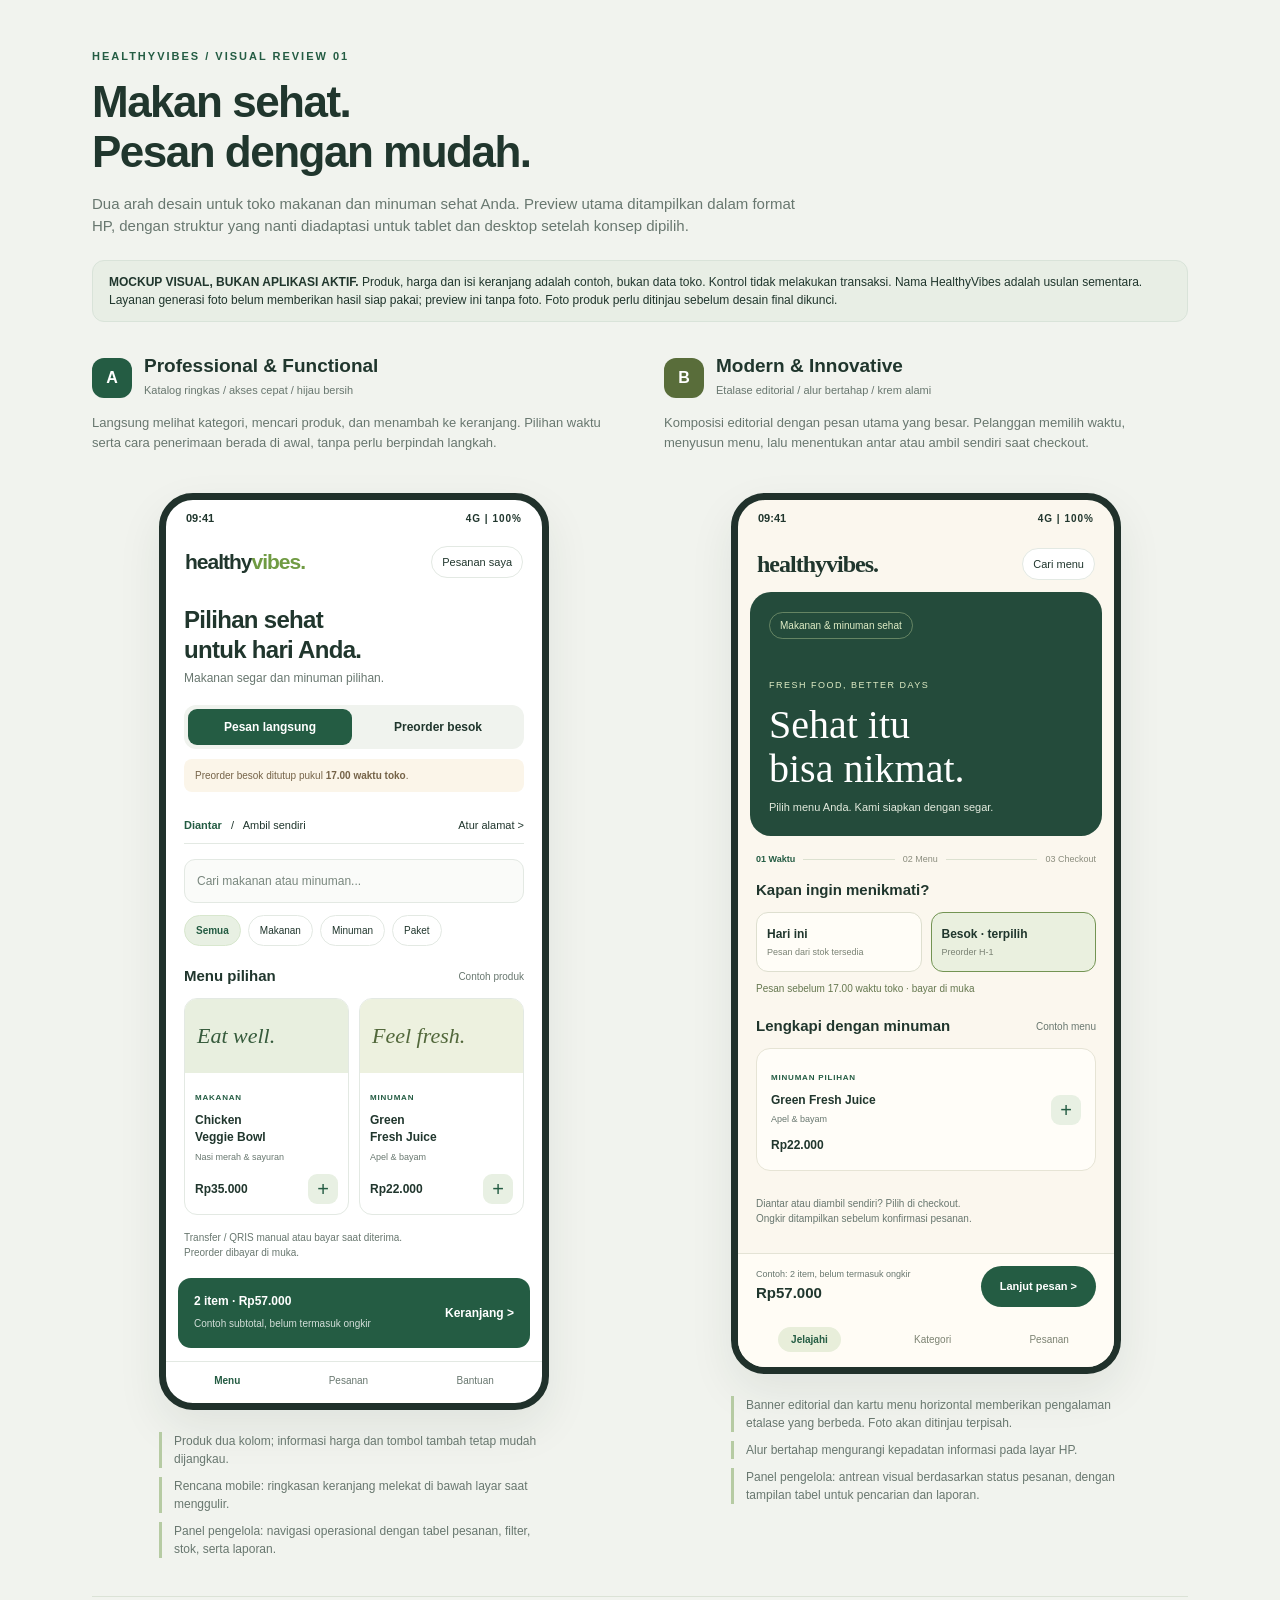
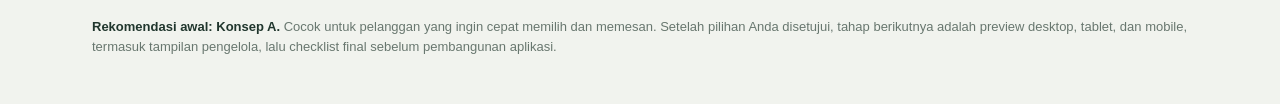
<file: preview-konsep-ux.html>
<!doctype html>
<html lang="id">
<head>
  <meta charset="utf-8">
  <meta name="viewport" content="width=device-width, initial-scale=1">
  <title>HealthyVibes | Dua Konsep UX Mobile</title>
  <style>
    :root{color-scheme:light;--ink:#20362d;--muted:#68776f;--green:#245c43;--line:#e3e9e3}
    *{box-sizing:border-box}
    body{margin:0;background:#f1f3ee;color:var(--ink);font-family:Arial,Helvetica,sans-serif;line-height:1.5}
    .review{max-width:1160px;margin:auto;padding:48px 32px}
    .eyebrow{font-size:11px;letter-spacing:2px;font-weight:700;text-transform:uppercase;color:var(--green)}
    h1{font-size:clamp(28px,4vw,44px);letter-spacing:-1.5px;line-height:1.15;margin:12px 0}
    .intro{max-width:730px;color:var(--muted);font-size:15px}
    .notice{padding:12px 16px;border:1px solid #d9e3d9;border-radius:12px;background:#e8eee5;font-size:12px;margin:22px 0 32px}
    .concepts{display:grid;grid-template-columns:1fr 1fr;gap:48px;align-items:start}
    .concept-title{display:flex;align-items:center;gap:12px;margin-bottom:10px}
    .letter{display:grid;place-items:center;width:40px;height:40px;border-radius:12px;background:var(--green);color:white;font-weight:700}
    .concept-title h2{font-size:19px;margin:0;line-height:1.25}
    .concept-title small{color:var(--muted);font-size:11px}
    .description{font-size:13px;color:var(--muted);min-height:60px;margin:12px 0 20px}
    .phone{width:100%;max-width:390px;margin:auto;border:7px solid #20312b;border-radius:34px;overflow:hidden;background:white;box-shadow:0 18px 45px #18362a14}
    .status{display:flex;justify-content:space-between;align-items:center;padding:10px 20px 4px;font-size:11px;font-weight:bold}
    .status span:last-child{letter-spacing:1px;font-size:10px}
    .app-header{display:flex;align-items:center;justify-content:space-between;padding:15px 19px}
    .brand{font-size:21px;letter-spacing:-1px;font-weight:800}
    .brand b{color:#709b43}
    .avatar{border:1px solid var(--line);padding:7px 10px;border-radius:20px;font-size:11px}
    .a-content{padding:0 18px 18px}
    .greeting{font-size:24px;line-height:1.22;letter-spacing:-.7px;margin:12px 0 5px}
    .sub{font-size:12px;color:var(--muted);margin:0 0 18px}
    .segmented{display:grid;grid-template-columns:1fr 1fr;background:#f0f3ee;border-radius:12px;padding:4px;gap:4px}
    .segment{text-align:center;padding:9px 3px;border-radius:9px;font-size:12px;font-weight:bold}
    .segment.active{background:var(--green);color:white}
    .cutoff{margin:10px 0 15px;font-size:10px;color:#756348;background:#fbf5e9;padding:9px 11px;border-radius:8px}
    .fulfillment{font-size:11px;display:flex;justify-content:space-between;padding:10px 0;border-bottom:1px solid var(--line)}
    .fulfillment b{color:var(--green)}
    .search{border:1px solid var(--line);background:#fafbf9;border-radius:11px;margin:15px 0 12px;padding:12px;color:#79877e;font-size:12px}
    .chips{display:flex;gap:7px;margin-bottom:19px}
    .chip{padding:7px 11px;border:1px solid var(--line);border-radius:18px;font-size:10px;white-space:nowrap}
    .chip.active{background:#e8f0e3;color:var(--green);border-color:#d8e7ce;font-weight:bold}
    .section-heading{display:flex;justify-content:space-between;align-items:center;margin:0 0 10px}
    .section-heading h3{font-size:15px;margin:0}
    .section-heading span{font-size:10px;color:var(--muted)}
    .product-grid{display:grid;grid-template-columns:1fr 1fr;gap:10px}
    .product{border:1px solid var(--line);border-radius:13px;overflow:hidden;background:white}
    .product-category{padding:24px 12px;background:#e8efdf;color:#365b3c;font:italic 22px Georgia,serif}
    .product-category.drink{background:#edf1df;color:#52683b}
    .product-info{padding:10px}
    .tag{font-size:8px;color:var(--green);text-transform:uppercase;letter-spacing:.8px;font-weight:bold}
    .product h4{font-size:12px;line-height:1.4;margin:5px 0}
    .product p{font-size:9px;color:var(--muted);margin:0 0 10px}
    .price-row{display:flex;align-items:center;justify-content:space-between;gap:4px}
    .price-row b{font-size:12px}
    .add{width:30px;height:30px;border-radius:9px;display:grid;place-items:center;background:#e8f0e3;font-size:20px;color:var(--green)}
    .payment-note{font-size:10px;padding:15px 0 0;color:var(--muted)}
    .cart-a{background:var(--green);color:white;display:flex;align-items:center;justify-content:space-between;padding:14px 16px;margin:0 12px 13px;border-radius:13px}
    .cart-a strong{font-size:12px;display:block}
    .cart-a small{font-size:10px;opacity:.8}
    .cart-a .action{font-size:12px;font-weight:bold}
    .bottom-a{display:flex;justify-content:space-around;border-top:1px solid var(--line);padding:11px 4px 15px;font-size:10px;color:var(--muted)}
    .bottom-a b{color:var(--green)}
    .b{background:#fbf7ee}
    .b .app-header{padding-bottom:10px}
    .b .brand{font-family:Georgia,serif;font-size:24px}
    .b .avatar{background:white}
    .hero{position:relative;height:244px;margin:0 12px;border-radius:21px;overflow:hidden;background:#244b3b}
    .hero-top{position:absolute;top:20px;left:19px;border:1px solid #b9ce9670;color:#dfecc5;border-radius:20px;padding:5px 10px;font-size:10px}
    .hero-text{position:absolute;left:19px;bottom:20px;right:18px;z-index:1;color:white}
    .hero-label{font-size:9px;letter-spacing:1.5px;text-transform:uppercase;color:#dfecc5}
    .hero h3{font-family:Georgia,serif;font-size:40px;line-height:1.1;font-weight:normal;margin:8px 0}
    .hero p{font-size:11px;margin:0;color:#e2eadd}
    .b-content{padding:17px 18px}
    .steps{display:flex;gap:8px;align-items:center;font-size:9px;color:#8a8c7d;margin-bottom:13px}
    .steps .current{color:var(--green);font-weight:bold}
    .steps .dash{height:1px;flex:1;background:#dce1d0}
    .b h4{font-size:15px;margin:0 0 10px}
    .schedule{display:grid;grid-template-columns:1fr 1fr;gap:9px}
    .schedule-card{border:1px solid #dedfcf;border-radius:12px;padding:12px 10px;background:#fffdf7}
    .schedule-card strong{display:block;font-size:12px}
    .schedule-card small{display:block;font-size:9px;color:#7a8274;margin-top:3px}
    .schedule-card.selected{background:#eaf0df;border:1.5px solid #739453}
    .deadline{font-size:10px;color:#667850;margin:9px 0 19px}
    .feature-product{display:flex;gap:12px;background:#fffdf8;border:1px solid #e6e4d5;border-radius:14px;padding:14px;align-items:center}
    .feature-product .info{flex:1}
    .feature-product h5{font-size:12px;margin:4px 0}
    .feature-product p{font-size:9px;color:var(--muted);margin:0 0 6px}
    .feature-product strong{font-size:12px}
    .b-cart{display:flex;justify-content:space-between;align-items:center;padding:12px 18px;border-top:1px solid #e4e3d5;background:#fffcf5}
    .b-cart small{display:block;font-size:9px;color:var(--muted)}
    .b-cart strong{font-size:15px}
    .b-cart .next{background:var(--green);border-radius:22px;color:white;padding:12px 19px;font-size:11px;font-weight:bold}
    .bottom-b{display:flex;justify-content:space-around;background:#fffcf5;padding:8px 6px 15px;font-size:10px;color:#7c8272}
    .bottom-b b{background:#e8eeda;color:var(--green);border-radius:15px;padding:5px 13px}
    .bottom-b span{padding:5px}
    .annotations{max-width:390px;margin:22px auto 0;display:grid;gap:9px;font-size:12px;color:var(--muted)}
    .annotations div{padding-left:12px;border-left:3px solid #b6cba3}
    .review-footer{margin-top:38px;border-top:1px solid #dbe2d6;padding-top:20px;font-size:13px;color:var(--muted)}
    .review-footer strong{color:var(--ink)}
    @media(max-width:850px){.concepts{gap:28px}.review{padding:30px 18px}.description{min-height:80px}}
    @media(max-width:690px){.concepts{grid-template-columns:1fr;gap:42px}.description{min-height:0}.concept-title,.description{max-width:390px;margin-left:auto;margin-right:auto}.review{padding:25px 12px}.notice{font-size:11px}.phone{border-width:5px}.intro{font-size:13px}}
    @media(max-width:355px){.a-content,.b-content{padding-left:12px;padding-right:12px}.chip{padding:6px 8px}.product-info{padding:7px}.product h4{font-size:11px}.price-row b{font-size:10px}.hero h3{font-size:28px}.app-header{padding-left:13px;padding-right:13px}.brand{font-size:19px}}
    @media print{body{background:white}.review{padding:15px}.phone{box-shadow:none}.concepts{gap:20px}.notice{background:white}}
  </style>
</head>
<body>
  <main class="review">
    <div class="eyebrow">HealthyVibes / Visual Review 01</div>
    <h1>Makan sehat.<br>Pesan dengan mudah.</h1>
    <p class="intro">Dua arah desain untuk toko makanan dan minuman sehat Anda. Preview utama ditampilkan dalam format HP, dengan struktur yang nanti diadaptasi untuk tablet dan desktop setelah konsep dipilih.</p>
    <div class="notice"><strong>MOCKUP VISUAL, BUKAN APLIKASI AKTIF.</strong> Produk, harga dan isi keranjang adalah contoh, bukan data toko. Kontrol tidak melakukan transaksi. Nama HealthyVibes adalah usulan sementara. Layanan generasi foto belum memberikan hasil siap pakai; preview ini tanpa foto. Foto produk perlu ditinjau sebelum desain final dikunci.</div>
    <div class="concepts">
      <section aria-labelledby="concept-a">
        <div class="concept-title"><span class="letter">A</span><div><h2 id="concept-a">Professional &amp; Functional</h2><small>Katalog ringkas / akses cepat / hijau bersih</small></div></div>
        <p class="description">Langsung melihat kategori, mencari produk, dan menambah ke keranjang. Pilihan waktu serta cara penerimaan berada di awal, tanpa perlu berpindah langkah.</p>
        <div class="phone" aria-label="Mockup konsep A pada smartphone">
          <div class="status"><span>09:41</span><span>4G | 100%</span></div>
          <header class="app-header"><div class="brand">healthy<b>vibes.</b></div><span class="avatar">Pesanan saya</span></header>
          <div class="a-content">
            <h3 class="greeting">Pilihan sehat<br>untuk hari Anda.</h3>
            <p class="sub">Makanan segar dan minuman pilihan.</p>
            <div class="segmented"><div class="segment active">Pesan langsung</div><div class="segment">Preorder besok</div></div>
            <div class="cutoff">Preorder besok ditutup pukul <strong>17.00 waktu toko</strong>.</div>
            <div class="fulfillment"><span><b>Diantar</b> &nbsp; / &nbsp; Ambil sendiri</span><span>Atur alamat &gt;</span></div>
            <div class="search">Cari makanan atau minuman...</div>
            <div class="chips"><span class="chip active">Semua</span><span class="chip">Makanan</span><span class="chip">Minuman</span><span class="chip">Paket</span></div>
            <div class="section-heading"><h3>Menu pilihan</h3><span>Contoh produk</span></div>
            <div class="product-grid">
              <article class="product">
                <div class="product-category">Eat well.</div>
                <div class="product-info"><span class="tag">Makanan</span><h4>Chicken<br>Veggie Bowl</h4><p>Nasi merah &amp; sayuran</p><div class="price-row"><b>Rp35.000</b><span class="add" aria-label="Contoh tombol tambah">+</span></div></div>
              </article>
              <article class="product">
                <div class="product-category drink">Feel fresh.</div>
                <div class="product-info"><span class="tag">Minuman</span><h4>Green<br>Fresh Juice</h4><p>Apel &amp; bayam</p><div class="price-row"><b>Rp22.000</b><span class="add" aria-label="Contoh tombol tambah">+</span></div></div>
              </article>
            </div>
            <div class="payment-note">Transfer / QRIS manual atau bayar saat diterima.<br>Preorder dibayar di muka.</div>
          </div>
          <div class="cart-a"><div><strong>2 item &middot; Rp57.000</strong><small>Contoh subtotal, belum termasuk ongkir</small></div><span class="action">Keranjang &gt;</span></div>
          <nav class="bottom-a" aria-label="Contoh navigasi A"><b>Menu</b><span>Pesanan</span><span>Bantuan</span></nav>
        </div>
        <div class="annotations"><div>Produk dua kolom; informasi harga dan tombol tambah tetap mudah dijangkau.</div><div>Rencana mobile: ringkasan keranjang melekat di bawah layar saat menggulir.</div><div>Panel pengelola: navigasi operasional dengan tabel pesanan, filter, stok, serta laporan.</div></div>
      </section>
      <section aria-labelledby="concept-b">
        <div class="concept-title"><span class="letter" style="background:#596d3a">B</span><div><h2 id="concept-b">Modern &amp; Innovative</h2><small>Etalase editorial / alur bertahap / krem alami</small></div></div>
        <p class="description">Komposisi editorial dengan pesan utama yang besar. Pelanggan memilih waktu, menyusun menu, lalu menentukan antar atau ambil sendiri saat checkout.</p>
        <div class="phone b" aria-label="Mockup konsep B pada smartphone">
          <div class="status"><span>09:41</span><span>4G | 100%</span></div>
          <header class="app-header"><div class="brand">healthyvibes.</div><span class="avatar">Cari menu</span></header>
          <div class="hero">
            <div class="hero-top">Makanan &amp; minuman sehat</div>
            <div class="hero-text"><span class="hero-label">Fresh food, better days</span><h3>Sehat itu<br>bisa nikmat.</h3><p>Pilih menu Anda. Kami siapkan dengan segar.</p></div>
          </div>
          <div class="b-content">
            <div class="steps"><span class="current">01 Waktu</span><span class="dash"></span><span>02 Menu</span><span class="dash"></span><span>03 Checkout</span></div>
            <h4>Kapan ingin menikmati?</h4>
            <div class="schedule"><div class="schedule-card"><strong>Hari ini</strong><small>Pesan dari stok tersedia</small></div><div class="schedule-card selected"><strong>Besok &middot; terpilih</strong><small>Preorder H-1</small></div></div>
            <p class="deadline">Pesan sebelum 17.00 waktu toko &middot; bayar di muka</p>
            <div class="section-heading"><h3>Lengkapi dengan minuman</h3><span>Contoh menu</span></div>
            <article class="feature-product">
              <div class="info"><span class="tag">Minuman pilihan</span><h5>Green Fresh Juice</h5><p>Apel &amp; bayam</p><strong>Rp22.000</strong></div><span class="add" aria-label="Contoh tombol tambah">+</span>
            </article>
            <p class="payment-note">Diantar atau diambil sendiri? Pilih di checkout.<br>Ongkir ditampilkan sebelum konfirmasi pesanan.</p>
          </div>
          <div class="b-cart"><div><small>Contoh: 2 item, belum termasuk ongkir</small><strong>Rp57.000</strong></div><span class="next">Lanjut pesan &gt;</span></div>
          <nav class="bottom-b" aria-label="Contoh navigasi B"><b>Jelajahi</b><span>Kategori</span><span>Pesanan</span></nav>
        </div>
        <div class="annotations"><div>Banner editorial dan kartu menu horizontal memberikan pengalaman etalase yang berbeda. Foto akan ditinjau terpisah.</div><div>Alur bertahap mengurangi kepadatan informasi pada layar HP.</div><div>Panel pengelola: antrean visual berdasarkan status pesanan, dengan tampilan tabel untuk pencarian dan laporan.</div></div>
      </section>
    </div>
    <footer class="review-footer"><strong>Rekomendasi awal: Konsep A.</strong> Cocok untuk pelanggan yang ingin cepat memilih dan memesan. Setelah pilihan Anda disetujui, tahap berikutnya adalah preview desktop, tablet, dan mobile, termasuk tampilan pengelola, lalu checklist final sebelum pembangunan aplikasi.</footer>
  </main>
</body>
</html>
</file>
<file: css/styles.css>
/* Warna bersama untuk seluruh website; --green saat ini berisi biru tua brand. */
  :root {
    --green: #0b2545;
    --orange: #f5821f;
    --cream: #f5f7fa;
    --ink: #08192e;
    --line: #e6eaf0;
  }

  /* Warna latar, jenis huruf, dan jarak baris dasar halaman. */
  body {
    background: var(--cream);
    color: var(--ink);
    margin: 0;
    font-family: system-ui, -apple-system, "Segoe UI", Arial, sans-serif;
    line-height: 1.6;
  }

  /* Membuat perpindahan ke bagian halaman berlangsung halus. */
  html { scroll-behavior: smooth; }

  /* Kursor tangan menandakan elemen yang dapat diklik atau dipilih. */
  button,
  a,
  select {
    cursor: pointer;
  }

  /* Kursor larangan menandakan isian/tombol tidak dapat digunakan atau diubah. */
  button:disabled,
  input:disabled,
  select:disabled,
  input[readonly] {
    cursor: not-allowed;
  }

  /* Pita informasi tipis di atas header. */
  .site-topbar {
    background: #08192e;
    color: #e3e8ef;
    font-size: 12px;
  }

  /* Menempatkan identitas dan lokasi di sisi berlawanan pada topbar. */
  .topbar-inner {
    display: flex;
    justify-content: space-between;
    align-items: center;
    gap: 16px;
    min-height: 36px;
  }

  /* Ukuran minimum kontrol agar mudah disentuh pada layar HP. */
  button,
  input,
  select,
  textarea {
    min-height: 44px;
  }

  /* Garis fokus membantu pengguna yang menavigasi dengan keyboard. */
  button:focus-visible,
  a:focus-visible,
  summary:focus-visible {
    outline: 3px solid var(--orange);
    outline-offset: 3px;
  }

  /* Header tetap di atas saat halaman digulir. */
  .site-header {
    position: sticky;
    top: 0;
    z-index: 100;
    border-bottom: 1px solid var(--line);
    background: white;
    box-shadow: 0 4px 18px #08192e08;
  }

  /* Merapatkan logo dan navigasi di kiri; tombol Admin tetap di kanan. */
  .header-inner {
    display: grid;
    grid-template-columns: auto 1fr auto;
    gap: 16px;
    align-items: center;
    padding-block: 6px;
  }

  /* Membatasi ukuran logo tanpa memotong atau mengubah proporsinya. */
  .brand-logo {
    display: block;
    width: 220px;
    height: 106px;
    object-fit: contain;
  }

  /* Menu rata kiri, berdekatan dengan logo, dengan jarak antarmenu yang konsisten. */
  .site-nav {
    display: flex;
    justify-content: flex-start;
    gap: 24px;
  }

  /* Tampilan seragam untuk tombol dan tautan navigasi. */
  .nav-button {
    display: inline-flex;
    align-items: center;
    gap: 8px;
    position: relative;
    border: 0;
    background: transparent;
    color: var(--green);
    padding: 10px 0;
    font-size: 14px;
    font-weight: 600;
    text-decoration: none;
    transition: color .2s ease;
  }

  /* Garis bawah orange yang disiapkan untuk animasi navigasi. */
  .nav-button::after {
    content: "";
    position: absolute;
    bottom: 5px;
    left: 0;
    right: 0;
    height: 2px;
    background: var(--orange);
    transform: scaleX(0);
    transform-origin: left;
    transition: transform .2s ease;
  }

  /* Warna teks saat menu disorot atau sedang aktif. */
  .nav-button:hover,
  .nav-button[aria-current="page"] { color: #0d5eb8; }
  /* Memunculkan garis bawah pada menu yang disorot atau aktif. */
  .nav-button:hover::after,
  .nav-button[aria-current="page"]::after { transform: scaleX(1); }

  /* Tombol ikon persegi untuk menu HP dan pengaturan pengelola. */
  .icon-button {
    width: auto;
    height: 44px;
    display: inline-flex;
    align-items: center;
    justify-content: center;
    gap: 8px;
    padding: 0 12px;
    font-size: 13px;
    background: transparent;
    border: 1px solid var(--line);
    border-radius: 8px;
    color: var(--green);
    transition: color .2s ease, border-color .2s ease;
  }

  /* Penanda warna dan bingkai pada tombol ikon yang disorot atau aktif. */
  .icon-button:hover,
  .icon-button[aria-current="page"] {
    color: #0d5eb8;
    border-color: #0d5eb8;
  }

  /* Ikon mengikuti warna teks, berukuran tetap, dan tidak menyusut di layar kecil. */
  .ui-icon {
    width: 18px;
    height: 18px;
    flex-shrink: 0;
    fill: none;
    stroke: currentColor;
    stroke-width: 1.7;
    stroke-linecap: round;
    stroke-linejoin: round;
  }

  /* Tombol buka menu tidak diperlukan pada layar desktop. */
  .nav-toggle { display: none; }

  .header-account { display: flex; align-items: center; justify-content: flex-end; gap: 10px; min-width: 0; }
  .header-user {
    max-width: 160px;
    overflow: hidden;
    text-overflow: ellipsis;
    white-space: nowrap;
    border: 0;
    border-radius: 6px;
    background: transparent;
    color: var(--green);
    font-size: 13px;
    min-height: 44px;
    padding: 6px;
  }
  /* Nama user: garis bawah orange seperti navigasi Home dan Katalog. */
  .header-user { position: relative; }
  .header-user::after {
    content: "";
    position: absolute;
    bottom: 5px;
    left: 6px;
    right: 6px;
    height: 2px;
    background: var(--orange);
    transform: scaleX(0);
    transform-origin: left;
    transition: transform .2s ease;
    pointer-events: none;
  }
  .header-user:hover,
  .header-user:focus-visible { text-decoration: none; color: #03413c; }
  .header-user:hover::after,
  .header-user:focus-visible::after { transform: scaleX(1); }
  .site-header.is-authenticated .site-nav { min-width: 0; flex-wrap: wrap; row-gap: 8px; }

  /* Menggunakan huruf tebal yang konsisten untuk judul utama. */
  h1,
  .editorial {
    font-family: inherit;
    font-weight: 700;
  }

  /* Panel pembuka berwarna biru tua dengan teks putih. */
  .hero {
    background: var(--green);
    color: white;
    padding: 28px;
    border-radius: 12px;
    margin-bottom: 24px;
  }

  /* Ukuran judul pada panel pembuka umum. */
  .hero h1 {
    font-size: 36px;
  }

  /* Foto milik pemilik tetap kontras dan terbaca pada desktop maupun HP. */
  .shop-hero {
    position: relative;
    isolation: isolate;
    overflow: hidden;
    padding: 48px;
    min-height: 400px;
    display: flex;
    align-items: center;
    margin-bottom: 36px;
  }

  /* Foto memenuhi latar banner tanpa mengubah proporsinya. */
  .hero-image {
    position: absolute;
    inset: 0;
    width: 100%;
    height: 100%;
    object-fit: cover;
    object-position: center;
    z-index: -2;
  }

  /* Lapisan gelap di atas foto agar tulisan banner tetap terbaca. */
  .shop-hero::before {
    content: "";
    position: absolute;
    inset: 0;
    background: linear-gradient(100deg, #08192ef2 0%, #0b2545cf 38%, #08192e38 100%);
    z-index: -1;
  }

  /* Membatasi lebar kelompok teks banner agar tidak melebar berlebihan. */
  .hero-copy { max-width: 560px; }
  /* Label kecil dengan jarak huruf lebar di atas judul banner dan menu. */
  .hero-eyebrow,
  .section-eyebrow {
    display: block;
    font-size: 11px;
    font-weight: 700;
    letter-spacing: 1.6px;
    margin-bottom: 16px;
  }

  /* Warna label banner yang kontras terhadap latar gelap. */
  .hero-eyebrow { color: #ffd9b9; }
  /* Judul banner menyesuaikan ukuran layar dalam batas yang ditentukan. */
  .shop-hero h1 { font-size: clamp(30px, 3.5vw, 46px); line-height: 1.2; margin-bottom: 18px; }
  /* Aksen orange pada bagian judul yang ingin ditonjolkan. */
  .shop-hero h1 span { color: #ffb56f; }
  /* Ukuran dan lebar paragraf penjelasan pada banner. */
  .hero-copy p { max-width: 420px; color: #e5ebf3; font-size: 15px; margin-bottom: 22px; }
  /* Menyejajarkan teks dan ikon tombol Lihat Katalog. */
  .hero-action { display: inline-flex; align-items: center; gap: 12px; padding: 10px 18px; font-size: 14px; }
  /* Catatan kecil di bawah tombol banner. */
  .hero-note { margin-top: 22px; font-size: 11px; color: #d9e2ed; }
  /* Warna label pembuka bagian katalog. */
  .section-eyebrow { color: #a84f09; margin-bottom: 8px; }
  /* Memberi jarak gulir agar judul menu tidak tertutup header. */
  .menu-heading { scroll-margin-top: 145px; margin-bottom: 24px; }
  /* Ukuran dan jarak judul katalog. */
  .menu-heading h2 { font-size: 24px; font-weight: 700; margin-bottom: 8px; }
  /* Teks penjelasan di bawah judul katalog. */
  .menu-heading p { font-size: 14px; color: #5b6b80; }
  /* Ukuran tombol pilihan Pesanan Langsung dan Preorder. */
  .order-type .btn { font-size: 13px; padding-inline: 16px; }
  /* Footer selebar halaman dengan latar abu-abu muda dan isi rata tengah. */
  .site-footer {
    border-top: 1px solid var(--line);
    background: #eceff2;
    padding-block: 24px;
    text-align: center;
  }

  /* Menyejajarkan tulisan Power By dan logo dengan jarak yang jelas. */
  .footer-brand {
    display: flex;
    justify-content: center;
    align-items: center;
    flex-wrap: wrap;
    gap: 12px;
    font-size: 13px;
    font-weight: 600;
    color: var(--green);
  }

  /* Logo pendukung berukuran ringkas tanpa mengubah proporsi gambar asli. */
  .footer-logo {
    display: block;
    width: 160px;
    max-width: 100%;
    height: auto;
    object-fit: contain;
  }

  /* Jarak antara identitas pendukung dan keterangan layanan. */
  .footer-info { margin-top: 12px; }

  /* Warna orange brand untuk tombol aksi utama, termasuk saat dinonaktifkan. */
  .btn-primary,
  .btn-primary:disabled {
    background: var(--orange);
    border-color: var(--orange);
    color: var(--ink);
    font-weight: 700;
  }

  /* Tombol alternatif biru tua dengan teks putih. */
  .btn-green {
    background: var(--green);
    border-color: var(--green);
    color: white;
  }

  /* Hover, fokus, dan klik memakai abu-abu terang, termasuk state Bootstrap. */
  .btn-primary,
  .btn-green {
    --bs-btn-active-bg: #e9ecef;
    --bs-btn-active-border-color: #adb5bd;
    --bs-btn-active-color: var(--ink);
    --bs-btn-focus-shadow-rgb: 100, 110, 120;
  }
  .btn.btn-primary:not(:disabled):is(:hover, :focus, :active),
  .btn.btn-green:not(:disabled):is(:hover, :focus, :active) {
    background: #e9ecef;
    border-color: #adb5bd;
    color: var(--ink);
  }
  #header-customer-orders[hidden] { display: none; }

  /* Semua tombol berikon memiliki jarak 8px dan lebar mengikuti isi teksnya. */
  .btn:not(.brand) {
    display: inline-flex;
    align-items: center;
    justify-content: center;
    gap: 8px;
    font-size: 13px;
    max-width: 100%;
  }

  /* Label panjang boleh membungkus tanpa memotong teks maupun ikon. */
  .button-text { min-width: 0; overflow-wrap: anywhere; }

  /* Bingkai dan ruang dalam yang seragam untuk panel, kartu produk, dan ringkasan. */
  .panel,
  .product-card,
  .kpi {
    border: 1px solid var(--line);
    background: white;
    border-radius: 10px;
    padding: 20px;
    min-width: 0;
  }

  /* Satu kotak login terpusat; tetap mengalir saat keyboard HP terbuka. */
  .login-shell {
    display: grid;
    place-items: center;
    min-height: clamp(360px, 55svh, 520px);
    padding-block: clamp(16px, 4vw, 40px);
  }
  .panel.login-card {
    width: min(100%, 420px);
    padding: clamp(24px, 4vw, 36px);
    border-radius: 18px;
    box-shadow: 0 12px 36px #08192e0a;
  }
  .login-card h1 {
    margin: 0 0 28px;
    text-align: center;
    font-size: 26px;
    color: var(--green);
  }
  .login-form { display: grid; gap: 18px; }
  .login-form .form-label { margin-bottom: 8px; font-size: 14px; font-weight: 600; }
  .login-form .form-control {
    min-height: 48px;
    font-size: 16px;
    border-radius: 10px;
    padding: 10px 14px;
  }
  .login-form .form-control:focus {
    border-color: var(--green);
    box-shadow: 0 0 0 3px #0b25451a;
  }
  .login-password { position: relative; }
  .login-password .form-control { padding-right: 54px; }
  .login-password-toggle {
    position: absolute;
    right: 3px;
    top: 2px;
    display: grid;
    place-items: center;
    width: 44px;
    height: 44px;
    border: 0;
    border-radius: 8px;
    background: transparent;
    color: #5b6b80;
  }
  .login-password-toggle:hover,
  .login-password-toggle[aria-pressed="true"] { color: var(--green); background: #edf1f5; }
  .login-submit.btn { width: 100%; min-height: 48px; border-radius: 10px; font-size: 15px; }
  .login-help { text-align: center; margin-top: 12px; }
  .login-help .btn-link { color: var(--green); text-underline-offset: 3px; }
  #login-error:empty { display: none; }
  #login-error .alert { margin: 0; padding: 10px 12px; font-size: 13px; overflow-wrap: anywhere; }

  /* Katalog di kiri dan keranjang selebar 290px di kanan pada desktop. */
  .shop-layout {
    display: grid;
    grid-template-columns: minmax(0, 1fr) 290px;
    gap: 24px;
    align-items: start;
  }

  /* Menyusun kartu produk dalam tiga kolom pada layar lebar. */
  .products {
    display: grid;
    grid-template-columns: repeat(3, minmax(0, 1fr));
    gap: 12px;
    scroll-margin-top: 145px;
  }

  /* Navigasi halaman ringkas, rata tengah, dan tidak memenuhi lebar layar secara berlebihan. */
  .product-pagination { display: flex; align-items: center; justify-content: center; gap: 16px; flex-wrap: wrap; margin-top: 20px; }
  /* Menampilkan nomor halaman dan rentang produk sebagai informasi pendukung. */
  .product-page-info { text-align: center; font-size: 13px; color: var(--green); }
  .product-page-info span { display: block; font-size: 11px; color: #5b6b80; }
  /* Menjaga ruang foto tetap stabil sehingga tombol halaman tidak bergeser saat foto dimuat. */
  .product-card [data-photo] { aspect-ratio: 4 / 3; margin-bottom: 14px; }
  .product-card [data-photo] img { display: block; margin-bottom: 0; }

  /* Pencarian, kategori, dan filter stok sejajar; kategori selalu di kiri filter stok. */
  .catalog-filters {
    display: grid;
    grid-template-columns: minmax(0, 1fr) minmax(0, 1fr) auto;
    gap: 12px;
    align-items: center;
    margin-bottom: 16px;
  }
  /* Satu bingkai untuk centang dan teks, setinggi pencarian dan kategori. */
  .availability-option {
    display: flex;
    align-items: center;
    gap: 8px;
    white-space: nowrap;
    min-height: 44px;
    height: 44px;
    padding: 6px 10px;
    border: 1px solid var(--bs-border-color, #dee2e6);
    border-radius: var(--bs-border-radius, .375rem);
    background: white;
  }
  /* Ukuran khusus menghindari aturan input 44px yang membuat checkbox menjadi memanjang. */
  .availability-option .form-check-input {
    float: none;
    margin: 0;
    flex: 0 0 22px;
    width: 22px;
    height: 22px;
    min-height: 22px;
    border-radius: 0;
  }
  /* Centang memakai biru tua brand dengan tanda putih dari Bootstrap. */
  .availability-option .form-check-input:checked { background-color: var(--green); border-color: var(--green); }

  /* Kursor tangan pada filter aktif; teks ringkas di samping ikon. */
  #availability-filter:not(:disabled),
  #availability-filter + label { cursor: pointer; }
  #availability-filter + label { font-size: 14px; }
  /* Filter tidak dapat digunakan selama stok sebenarnya masih dimuat. */
  #availability-filter:disabled + label { cursor: not-allowed; }

  /* Status katalog memenuhi seluruh kolom tanpa menahan tampilan banner dan navigasi. */
  .catalog-status { grid-column: 1 / -1; color: #5b6b80; font-size: 14px; }

  /* Ukuran judul nama produk pada kartu. */
  .product-card h2 {
    font-size: 16px;
    font-weight: 700;
    line-height: 1.4;
  }

  /* Memperhalus perubahan bingkai dan bayangan kartu produk. */
  .product-card { transition: border-color .2s ease, box-shadow .2s ease; }
  /* Sorotan ringan saat kursor berada di atas kartu produk. */
  .product-card:hover { border-color: #c2cedd; box-shadow: 0 8px 24px #08192e0c; }
  /* Foto produk berasio 4:3 dengan sudut membulat. */
  .product-card img {
    width: 100%;
    aspect-ratio: 4 / 3;
    object-fit: cover;
    border-radius: 10px;
    margin-bottom: 14px;
  }

  /* Deskripsi produk dibuat lebih kecil dan lembut daripada judul. */
  .product-card .description {
    font-size: 12px;
    color: #62666a;
  }

  .product-specs { display: flex; flex-wrap: wrap; gap: 6px; margin-bottom: 10px; font-size: 12px; color: #586675; }
  .product-specs span { padding: 4px 8px; border-radius: 6px; background: #f2f3f4; overflow-wrap: anywhere; }
  .product-specs strong { color: var(--green); font-weight: 600; }

  /* Harga lama dicoret, sementara harga yang dibayar tetap lebih menonjol. */
  .product-prices { display: grid; gap: 2px; }
  .product-prices del { font-size: 12px; color: #62666a; }
  /* Label diskon memakai aksen orange ringan dengan teks biru tua. */
  .product-promo { margin-block: 8px; }
  .promo-badge { display: inline-flex; align-items: center; gap: 6px; padding: 4px 8px; border-radius: 6px; background: #fff2e4; color: var(--green); font-size: 12px; font-weight: 600; }
  /* Tanggal promo disusun dua baris dan tidak memperlebar kartu pada HP. */
  .promo-period { display: grid; gap: 2px; margin-top: 6px; font-size: 11px; color: #5b6b80; overflow-wrap: anywhere; }
  /* Daftar voucher tampil ringkas sebelum produk dan hanya ada saat voucher berlaku. */
  .voucher-offers { margin-bottom: 20px; }
  .voucher-offers h2 { display: flex; align-items: center; gap: 8px; }
  .voucher-grid { display: grid; grid-template-columns: repeat(2, minmax(0, 1fr)); gap: 12px; }
  .voucher-card { display: grid; align-content: start; gap: 4px; padding: 12px; border: 1px dashed #d6b695; border-radius: 8px; font-size: 12px; overflow-wrap: anywhere; }
  .voucher-code { color: var(--green); font-size: 14px; }

  /* Keranjang desktop mengikuti guliran dengan jarak aman di bawah header. */
  .cart-panel {
    position: sticky;
    top: 142px;
  }

  /* Pengubah jumlah keranjang selalu sejajar: minus, jumlah, lalu plus. */
  .cart-quantity { display: inline-flex; align-items: center; gap: 6px; flex-shrink: 0; white-space: nowrap; }
  .cart-count { min-width: 22px; text-align: center; font-variant-numeric: tabular-nums; }
  .cart-item-price { white-space: nowrap; }

  /* Bilah keranjang HP tidak ditampilkan pada layar desktop. */
  .mobile-cart {
    display: none;
  }

  /* Hak akun berbentuk daftar dua kolom dengan checkbox yang proporsional. */
  .user-permission-row { display: flex; align-items: center; justify-content: space-between; gap: 12px; padding: 8px; border-bottom: 1px solid var(--line); }
  .user-permissions .form-check-input { float: none; margin: 0; width: 18px; height: 18px; min-height: 18px; flex: 0 0 18px; }
  .users-table-wrap { max-height: 480px; }
  .users-table th { position: sticky; top: 0; background: #edf1f5; z-index: 1; font-size: 12px; white-space: nowrap; }
  .users-table td { white-space: nowrap; }
  .users-table .record-action-cell { position: sticky; right: 0; background: white; }
  .users-table th.record-action-cell { z-index: 2; background: #edf1f5; }

  /* Memisahkan navigasi pengelola di kiri dan isi halaman di kanan. */
  .admin-layout {
    display: grid;
    grid-template-columns: 230px minmax(0, 1fr);
    gap: 24px;
    align-items: start;
  }

  /* Tabel lebar tetap bergulir di dalam isi panel pada semua ukuran layar. */
  #admin-body { min-width: 0; }

  /* Judul, identitas akun, dan tindakan akun tersusun jelas dalam toolbar. */
  .admin-toolbar { display: flex; justify-content: space-between; align-items: center; gap: 16px; flex-wrap: wrap; }
  .admin-account { color: #5b6b80; font-size: 13px; overflow-wrap: anywhere; }
  .admin-actions { display: flex; gap: 8px; flex-wrap: wrap; }

  /* Pembungkus navigasi dapat dibuka/tutup secara native pada layar kecil. */
  .admin-navigation { min-width: 0; border-radius: 12px; background: var(--green); }
  /* Desktop menampilkan semua pilihan tanpa tombol buka menu. */
  .admin-menu-toggle { display: none; }

  /* Panel menu pengelola tersusun vertikal dengan latar biru tua. */
  .admin-nav {
    background: var(--green);
    border-radius: 12px;
    padding: 12px;
    display: flex;
    flex-direction: column;
    gap: 8px;
    align-self: start;
  }

  /* Teks menu pengelola berwarna putih dan rata kiri. */
  .admin-nav .btn {
    text-align: left;
    color: white;
    justify-content: flex-start;
    border: 1px solid transparent;
    border-left: 3px solid transparent;
    min-height: 46px;
    padding: 10px 12px;
    line-height: 1.4;
    width: 100%;
    border-radius: 8px;
  }

  /* Sorotan menu kontras di atas latar biru tua. */
  .admin-nav .btn:is(:hover, :focus-visible, :active) { background: #e9ecef; color: var(--ink); }

  /* Menandai menu pengelola aktif dengan latar terang dan garis orange. */
  .admin-nav .selected {
    background: #ffffff20;
    border-left-color: var(--orange);
    font-weight: 600;
  }

  /* Menyusun empat kartu angka ringkasan dashboard dalam satu baris. */
  .kpis {
    display: grid;
    grid-template-columns: repeat(4, minmax(0, 1fr));
    gap: 12px;
    margin-bottom: 22px;
  }

  /* Membesarkan angka ringkasan dan membungkus angka panjang agar tidak meluap. */
  .kpi strong {
    display: block;
    font-size: 24px;
    overflow-wrap: anywhere;
  }

  /* Tabel lebar dapat digulir mendatar tanpa memperlebar halaman. */
  .table-wrap {
    overflow-x: auto;
    max-width: 100%;
  }

  /* Ukuran teks tabel data pengelola. */
  .table {
    font-size: 13px;
  }

  /* Judul kolom Setup Produk tetap satu baris; tabel digulir pada layar sempit. */
  .products-table th { white-space: nowrap; }
  .orders-table th,
  .orders-table td { white-space: nowrap; }

  /* Tombol ikon aksi ringkas dengan ukuran yang sama pada setiap form. */
  .btn.action-icon {
    display: inline-flex;
    align-items: center;
    justify-content: center;
    flex: 0 0 36px;
    width: 36px;
    height: 36px;
    min-height: 36px;
    padding: 0;
    color: var(--green);
    background: white;
    border: 1px solid #dee2e6;
    border-radius: 6px;
    cursor: pointer;
  }

  .action-icon .ui-icon { width: 16px; height: 16px; }

  .btn.action-icon:not(:disabled):hover,
  .btn.action-icon:not(:disabled):focus-visible {
    color: #000;
    background: #e9ecef;
    border-color: #adb5bd;
  }

  /* Aksi tidak terpecah baris; tabel tetap dapat digulir di layar sempit. */
  .record-actions { display: inline-flex; align-items: center; gap: 6px; flex-wrap: nowrap; }
  .record-action-cell { width: 1%; white-space: nowrap; vertical-align: middle; }

  /* Latar berbeda untuk membedakan kepala tabel dari isinya. */
  .table th {
    background: #f2f3f4;
  }

  /* Label membulat untuk menampilkan status pembayaran atau pesanan. */
  .status-tag {
    display: inline-block;
    background: #e1f3f0;
    color: var(--green);
    padding: 5px 9px;
    border-radius: 16px;
    font-size: 12px;
  }

  /* Status pembayaran dan pengerjaan dipisahkan dalam ringkasan yang mudah dibaca. */
  .order-status-panel {
    padding: 18px;
    border: 1px solid var(--line);
    border-radius: 12px;
    background: #f5f7fa;
  }
  .order-info-grid,
  .order-action-grid {
    display: grid;
    grid-template-columns: repeat(2, minmax(0, 1fr));
    gap: 18px;
  }
  .order-info-grid > div,
  .order-action-grid > div { min-width: 0; overflow-wrap: anywhere; }
  .order-caption { display: block; font-size: 12px; color: #586675; margin-bottom: 4px; }
  .order-status-title { display: block; font-size: 20px; color: var(--green); margin-bottom: 4px; }

  /* Tahap saat ini diberi aksen orange; tahap mendatang tetap netral. */
  .order-progress {
    display: grid;
    grid-template-columns: repeat(auto-fit, minmax(105px, 1fr));
    list-style: none;
    padding: 0;
    margin: 18px 0 0;
    gap: 8px;
  }
  .order-progress li { border-left: 3px solid #c6ced8; padding: 8px; background: white; font-size: 12px; }
  .order-progress li span,
  .order-progress li small { display: block; }
  .order-progress li small { color: #586675; margin-top: 3px; }
  .order-progress .is-done { border-color: var(--green); }
  .order-progress .is-current { border-color: var(--orange); background: #fff3e7; font-weight: 700; }

  /* Pemisah untuk jadwal, produk, dokumen, dan form pelanggan. */
  .order-section { border-top: 1px solid var(--line); padding-top: 20px; margin-top: 20px; }
  .order-notice { background: #fff3e7; border-left: 3px solid var(--orange); padding: 12px; margin: 16px 0; }
  .order-action-grid { gap: 12px 18px; margin-bottom: 16px; }
  .order-action-grid > .mb-3 { margin-bottom: 0 !important; }
  .order-action-grid input:disabled,
  .order-action-grid select:disabled { background: #edf0f3; color: #66717d; opacity: 1; }

  /* Checkbox tindakan dan pemulihan tetap persegi, bukan setinggi input teks. */
  .order-check { display: flex; align-items: center; gap: 8px; margin-top: 10px; font-size: 13px; }
  .order-check input,
  #reset-access-form input[type="checkbox"] { width: 20px; height: 20px; min-height: 20px; flex: 0 0 20px; accent-color: var(--green); }

  /* Form satu kolom pada HP; indikator tahap tetap muat tanpa gulir horizontal. */
  @media (max-width: 600px) {
    .order-info-grid,
    .order-action-grid { grid-template-columns: minmax(0, 1fr); gap: 12px; }
    .order-status-panel { padding: 14px; }
    .order-progress { grid-template-columns: repeat(2, minmax(0, 1fr)); }
  }

  /* Menyusun indikator tiga langkah checkout dan membungkusnya bila perlu. */
  .steps {
    display: flex;
    gap: 8px;
    flex-wrap: wrap;
    margin: 18px 0;
  }

  /* Bentuk label setiap langkah checkout. */
  .steps span {
    padding: 10px 12px;
    border: 1px solid var(--line);
    border-radius: 24px;
    background: white;
  }

  /* Menandai langkah checkout yang sedang dikerjakan. */
  .steps .current {
    background: var(--green);
    color: white;
  }

  /* Formulir checkout di kiri dan ringkasan belanja di kanan pada desktop. */
  .checkout-layout {
    display: grid;
    grid-template-columns: minmax(0, 1fr) 290px;
    gap: 22px;
  }

  /* Ukuran dan area gulir dialog editor agar tetap muat di layar. */
  dialog {
    width: min(900px, calc(100% - 24px));
    max-height: calc(100dvh - 32px);
    overflow: auto;
    border: 1px solid var(--line);
    border-radius: 18px;
    padding: 24px;
  }

  /* Meredupkan halaman di belakang dialog yang terbuka. */
  dialog::backdrop {
    background: #00000060;
  }

  /* Konfirmasi mengikuti isi pesan; editor form biasa tetap berukuran semula. */
  .confirmation-dialog,
  #editor:has(#delete-master-form) {
    width: max-content;
    max-width: min(400px, calc(100% - 24px));
    padding: 16px;
    border-radius: 12px;
    font-size: 14px;
  }
  .confirmation-dialog h2,
  #editor:has(#delete-master-form) #editor-title { font-size: 18px; line-height: 1.3; }
  #editor:has(#delete-master-form) > .d-flex { align-items: center; margin-bottom: 8px !important; }
  .confirmation-dialog p,
  #delete-master-form > p { margin-bottom: 12px; }
  .confirmation-dialog .btn-sm,
  #delete-master-form .btn-sm { min-height: 36px; padding: 6px 10px; }
  #confirmation-message { overflow-wrap: anywhere; }

  /* Notifikasi atas ringkas; tinggi mengikuti teks agar pesan panjang tidak terpotong. */
  #notification .alert {
    padding: 8px 12px;
    margin-bottom: 0;
    font-size: 13px;
    line-height: 1.4;
    overflow-wrap: anywhere;
  }

  /* Indikator Memproses mengambang tanpa menghalangi klik pada halaman. */
  .busy {
    pointer-events: none;
    position: fixed;
    right: 16px;
    bottom: 16px;
    z-index: 2000;
    padding: 12px 18px;
    border-radius: 12px;
    background: var(--green);
    color: white;
  }

  /* Penyesuaian tablet dan layar lebih kecil, hingga lebar 1050px. */
  @media (max-width: 1050px) {
    /* Produk berubah menjadi dua kolom. */
    .products {
      grid-template-columns: repeat(2, minmax(0, 1fr));
    }

    /* Katalog, checkout, dan pengelola berubah menjadi satu kolom. */
    .shop-layout,
    .checkout-layout,
    .admin-layout {
      grid-template-columns: 1fr;
    }

    /* Keranjang samping digantikan bilah keranjang bawah. */
    .cart-panel {
      display: none;
    }

    /* Bilah keranjang tetap terlihat di bawah layar. */
    .mobile-cart {
      display: flex;
      justify-content: space-between;
      align-items: center;
      gap: 12px;
      position: fixed;
      bottom: 12px;
      left: 12px;
      right: 12px;
      padding: 14px;
      border-radius: 14px;
      background: var(--green);
      color: white;
      z-index: 20;
    }

    /* Ruang tambahan agar isi halaman tidak tertutup bilah keranjang. */
    body:has(.mobile-cart) {
      padding-bottom: 100px;
    }
    /* Guliran otomatis menyisakan ruang untuk bilah keranjang agar tombol halaman terlihat. */
    html:has(.mobile-cart) { scroll-padding-bottom: calc(100px + env(safe-area-inset-bottom)); }
    #product-pagination { scroll-margin-bottom: calc(100px + env(safe-area-inset-bottom)); }

    /* Menu layar kecil memakai kolom tetap agar pilihan tidak berantakan. */
    .admin-nav {
      display: grid;
      grid-template-columns: repeat(2, minmax(0, 1fr));
      gap: 6px;
      border-top: 1px solid #ffffff26;
    }

    /* Tombol pembuka menampilkan halaman aktif dan indikator buka/tutup. */
    .admin-menu-toggle {
      display: flex;
      align-items: center;
      justify-content: space-between;
      gap: 12px;
      padding: 14px 16px;
      color: white;
      cursor: pointer;
      list-style: none;
      border-radius: 12px;
    }
    .admin-menu-toggle::-webkit-details-marker { display: none; }
    /* Judul menu dan nama halaman aktif ditampilkan pada dua baris yang rapi. */
    .admin-menu-title { display: grid; grid-template-columns: 18px minmax(0, 1fr); align-items: center; column-gap: 8px; row-gap: 2px; font-size: 14px; font-weight: 600; }
    .admin-menu-current { grid-column: 2; font-size: 12px; font-weight: 400; color: #d9e2ed; }
    /* Arah panah memberi petunjuk apakah panel navigasi sedang terbuka. */
    .admin-navigation[open] .admin-menu-toggle > .ui-icon { transform: rotate(180deg); }

    /* Angka ringkasan dashboard disusun dalam dua kolom. */
    .kpis {
      grid-template-columns: repeat(2, minmax(0, 1fr));
    }
  }

  /* Penyesuaian khusus HP, hingga lebar 767px. */
  @media (max-width: 767px) {
    /* Deskripsi tetap tersedia di desktop dan form, tetapi tidak memenuhi tabel HP. */
    .products-table .product-description-column { display: none; }
    .products-table .product-name-column { white-space: nowrap; }
    /* Tombol tetap di kanan area gulir, dengan latar solid menutup data di bawahnya. */
    .products-table .record-action-cell,
    .orders-table .record-action-cell {
      position: sticky;
      right: 0;
      z-index: 1;
      background: white;
      box-shadow: -6px 0 8px #08192e0a;
    }
    .products-table th.record-action-cell,
    .orders-table th.record-action-cell { z-index: 2; background: #f2f3f4; }
    /* Voucher memakai satu kolom agar kode dan tanggal mudah dibaca pada HP. */
    .voucher-grid { grid-template-columns: minmax(0, 1fr); }
    /* Pencarian di baris pertama; kategori dan filter stok tetap berdampingan pada HP. */
    .catalog-filters { grid-template-columns: minmax(0, 1fr) auto; }
    .catalog-filters #product-search { grid-column: 1 / -1; }
    /* Identitas topbar lebih kecil dan rata tengah. */
    .topbar-inner { justify-content: center; font-size: 10px; min-height: 32px; }
    /* Informasi lokasi disembunyikan agar topbar HP tidak terlalu penuh. */
    .topbar-location { display: none; }
    /* Logo dan dua tombol ikon disusun sesuai lebar HP. */
    .header-inner { grid-template-columns: minmax(0, 1fr) auto auto; gap: 10px; padding-block: 4px; }
    /* Mengecilkan logo sambil mempertahankan proporsinya. */
    .brand-logo { width: clamp(100px, 35vw, 164px); height: 72px; }
    /* Menampilkan tombol buka/tutup navigasi HP. */
    .nav-toggle { display: inline-flex; }
    /* Menu HP ditempatkan pada baris kedua dan ditutup secara awal. */
    .site-nav { display: none; grid-column: 1 / -1; grid-row: 2; justify-content: flex-start; flex-direction: column; align-items: stretch; gap: 12px; border-top: 1px solid var(--line); padding-block: 8px; }
    /* Menu muncul setelah tombol navigasi HP dibuka. */
    .menu-open .site-nav { display: flex; }
    /* Menyesuaikan jarak gulir dengan tinggi header HP. */
    .menu-heading { scroll-margin-top: 112px; }
    /* Informasi halaman di atas dua tombol navigasi agar tetap muat pada HP. */
    .products { scroll-margin-top: 112px; }
    .product-pagination { gap: 8px; }
    .product-page-info { flex-basis: 100%; order: -1; }

    /* Toolbar pengelola tampil berurutan: judul/akun lalu tombol akun. */
    .admin-toolbar { align-items: flex-start; flex-direction: column; gap: 12px; }
    .admin-toolbar h1 { font-size: 24px; }
    .admin-nav { padding: 8px; }
    .admin-nav .btn { padding: 10px 8px; font-size: 12px; gap: 8px; }
    .admin-layout { gap: 16px; }
    /* Tombol dan label pada header tetap muat di layar HP kecil. */
    .icon-button { padding-inline: 8px; font-size: 12px; gap: 6px; }
    /* Di HP, tombol pembuka navigasi dan Login cukup ikon dengan area sentuh 44px. */
    .nav-toggle,
    .settings-button { width: 44px; padding: 0; gap: 0; }
    /* Label Login tetap tampil di desktop; pada HP namanya tersedia lewat aria-label. */
    .settings-button .header-action-text { display: none; }
    /* Akun aktif berada di dalam menu toggle, setelah tiga tautan pelanggan. */
    .site-header.is-authenticated .header-inner { grid-template-columns: minmax(0, 1fr) auto; }
    .site-nav .header-account { flex-direction: column; align-items: stretch; }
    .site-nav .header-user { max-width: none; text-align: left; white-space: normal; overflow-wrap: anywhere; }
    .site-header.is-authenticated .settings-button { width: 100%; padding-inline: 10px; gap: 6px; justify-content: flex-start; }
    .site-header.is-authenticated .settings-button .header-action-text { display: inline; }

    /* Mengurangi ruang dalam panel pembuka pada HP. */
    .hero {
      padding: 20px;
    }

    /* Mengecilkan judul panel pembuka umum. */
    .hero h1 {
      font-size: 29px;
    }

    /* Menyesuaikan tinggi dan jarak banner katalog untuk HP. */
    .shop-hero { min-height: 370px; padding: 28px 22px; margin-bottom: 28px; }
    /* Lapisan gelap disesuaikan agar teks banner HP tetap jelas. */
    .shop-hero::before { background: linear-gradient(100deg, #08192ee8 0%, #0b2545b8 60%, #08192e73 100%); }
    /* Menggeser titik fokus foto banner pada layar sempit. */
    .hero-image { object-position: 42% center; }
    /* Ukuran judul banner katalog pada HP. */
    .shop-hero h1 { font-size: 30px; }
    /* Memperkecil label dan jarak huruf pada banner HP. */
    .hero-eyebrow { font-size: 9px; letter-spacing: 1px; }
    /* Membatasi lebar dan ukuran paragraf banner HP. */
    .hero-copy p { font-size: 13px; max-width: 280px; }
    /* Mengecilkan catatan banner agar tetap proporsional. */
    .hero-note { font-size: 10px; max-width: 260px; }
    /* Ukuran judul bagian menu pada HP. */
    .menu-heading h2 { font-size: 21px; }
    /* Menjaga bilah keranjang tidak berbenturan dengan area navigasi bawah perangkat. */
    .mobile-cart { bottom: calc(12px + env(safe-area-inset-bottom)); padding: 12px; }
    /* Ukuran teks tombol keranjang pada HP. */
    .mobile-cart .btn { font-size: 12px; }
    /* Mengurangi ruang dalam kartu dan panel pada layar sempit. */
    .product-card,
    .panel,
    .kpi {
      padding: 14px;
    }

    /* Ukuran nama produk pada HP. */
    .product-card h2 {
      font-size: 14px;
    }

    /* Ukuran bagian harga produk pada HP. */
    .product-card .price {
      font-size: 12px;
    }

    .product-specs { font-size: 11px; gap: 4px; }
    .product-specs span { padding: 3px 6px; }

    /* Mengecilkan label langkah checkout agar muat di HP. */
    .steps span {
      font-size: 12px;
      padding: 8px;
    }
  }

  /* Mengikuti pengaturan perangkat pengguna yang mengurangi animasi. */
  @media (prefers-reduced-motion: reduce) {
    /* Menonaktifkan guliran halus untuk pengguna yang mengurangi gerakan. */
    html { scroll-behavior: auto; }
    /* Menonaktifkan efek transisi seluruh elemen dan lapisan tambahannya. */
    *, *::before, *::after { transition: none !important; }
  }

/* ================================================================
   Healthy Vibes UI Refresh v1.0 | visual-only overrides
   Tidak mengubah selector ID, event, endpoint, atau alur transaksi.
   ================================================================ */
:root {
  --green: #065B55;
  --orange: #F58B32;
  --cream: #FFFCF6;
  --ink: #171717;
  --line: #E3E8E6;
  --hv-muted: #596864;
  --hv-soft: #F2F3F4;
}
body { background: var(--cream); color: var(--ink); }
.site-topbar { background: #064741; color: #F2F8F5; }
.site-header { border-bottom-color: #dce7e2; box-shadow: 0 5px 22px #063d3410; }
.nav-button, .icon-button, .header-user { color: var(--green); }
.nav-button:hover, .nav-button[aria-current="page"],
.icon-button:hover, .icon-button[aria-current="page"] { color: #03413c; }
.icon-button:hover, .icon-button[aria-current="page"] { border-color: #7eb4a7; }
.nav-button::after { background: var(--orange); }
.hero, .admin-navigation, .admin-nav, .busy, .mobile-cart { background: var(--green); }
.shop-hero::before { background: linear-gradient(100deg, #053c37ed 0%, #065b55c9 43%, #063f3950 100%); }
.shop-hero h1 span { color: #FFB76D; }
.hero-eyebrow { color: #FFD4AD; }
.hero-copy p, .hero-note { color: #EDF6F2; }
.section-eyebrow { color: #A65312; }
.menu-heading p, .product-page-info span, .admin-account,
.order-caption, .product-specs, .promo-period { color: var(--hv-muted); }
.panel, .product-card, .kpi { border-color: var(--line); border-radius: 14px; box-shadow: 0 3px 16px #073d3510; }
.product-card { transition: border-color .2s ease, box-shadow .2s ease, transform .2s ease; }
.product-card:hover { border-color: #a3c6bb; box-shadow: 0 12px 30px #073d3519; transform: translateY(-2px); }
.product-card img { border-radius: 10px; }
.product-specs span, .table th { background: var(--hv-soft); }
.promo-badge { background: #FFF0DF; color: #79400f; }
.voucher-card { background: #fffdfa; border-color: #e3b98b; }
.site-footer { background: #EEF3F0; border-top-color: #DCE7E2; }
.btn-primary, .btn-primary:disabled { background: var(--orange); border-color: var(--orange); color: #171717; }
.btn-green { background: var(--green); border-color: var(--green); color: #fff; }
.btn.btn-primary:not(:disabled):is(:hover, :focus, :active) { background: #DE7622; border-color: #DE7622; color: #171717; }
.btn.btn-green:not(:disabled):is(:hover, :focus, :active) { background: #03443F; border-color: #03443F; color: #fff; }
.btn-outline-dark { --bs-btn-color: #065B55; --bs-btn-border-color: #8DB6AC; --bs-btn-hover-bg: #065B55; --bs-btn-hover-border-color: #065B55; }
.form-control:focus, .form-select:focus { border-color: #71a99c; box-shadow: 0 0 0 .2rem #065b5522; }
.form-check-input:checked { background-color: var(--green); border-color: var(--green); }
.login-card h1 { color: var(--green); }
.login-form .form-control:focus { border-color: #71a99c; box-shadow: 0 0 0 3px #065b5520; }
.admin-nav .selected { background: #ffffff25; border-left-color: var(--orange); }
.admin-nav .btn:is(:hover, :focus-visible, :active) { background: #E8F3EF; color: #053e39; }
.status-tag { background: #E4F3EE; color: #07554d; }
.order-status-panel { background: #F5F9F6; }
.order-progress .is-current, .order-notice { background: #FFF1E2; }
.steps .current { background: var(--green); }
.users-table th, .users-table th.record-action-cell { background: #EDF3EF; }
@media (max-width: 767px) {
  .shop-hero::before { background: linear-gradient(100deg, #053c37f0 0%, #065b55c9 62%, #063f3980 100%); }
  .products-table th.record-action-cell, .orders-table th.record-action-cell { background: #EDF3EF; }
  .mobile-cart { padding-bottom: max(12px, env(safe-area-inset-bottom)); }
  .site-nav { background: white; }
}
@media (max-width: 359px) {
  .catalog-filters { grid-template-columns: minmax(0, 1fr); }
  .catalog-filters #product-search { grid-column: auto; }
  .availability-option { width: 100%; }
  .products { grid-template-columns: minmax(0, 1fr); }
  .mobile-cart { left: 8px; right: 8px; gap: 6px; }
  .mobile-cart .btn { font-size: 11px; }
}
@media (prefers-reduced-motion: reduce) {
  .product-card:hover { transform: none; }
}

/* ================================================================
   Healthy Vibes v1.1 | Tahap 2: usability refinements
   CSS-only, no DOM/event/API changes. Baseline: accepted v1.0.
   ================================================================ */
/* Keyboard accessibility: visible focus without changing button behavior. */
:where(.btn, .nav-button, .icon-button, .admin-nav .btn, .action-icon, a):focus-visible {
  outline: 3px solid #F58B32;
  outline-offset: 3px;
}
/* Product cards remain stable when descriptions/prices wrap. */
.product-card { min-width: 0; }
.product-card h2, .product-card .description { overflow-wrap: anywhere; }
.product-card [data-photo] { overflow: hidden; border-radius: 10px; background: #F2F3F4; }
.product-card [data-photo] img { width: 100%; height: 100%; object-fit: cover; }
/* Improve filter alignment and keyboard readability. */
.catalog-filters > * { min-width: 0; }
.catalog-filters :is(.form-control, .form-select) { min-height: 44px; }
.availability-option:focus-within { outline: 2px solid #065B55; outline-offset: 2px; }
/* Avoid accidental horizontal page expansion from long order details. */
.order-status-panel, .order-section, .checkout-layout > *, .shop-layout > *, .admin-layout > * { min-width: 0; }
.order-info-grid > div, .order-action-grid > div { overflow-wrap: anywhere; }
/* Admin table readability without changing scrolling or sticky action columns. */
.table-wrap { overscroll-behavior-x: contain; }
.table tbody tr:hover { background-color: #F6FAF8; }
.table th { color: #17413B; }
.btn.action-icon:focus-visible { outline: 3px solid #F58B32; outline-offset: 2px; }
/* Mobile tap targets and viewport safe-area. */
@media (max-width: 767px) {
  .product-pagination .btn, .catalog-filters .form-control, .catalog-filters .form-select { min-height: 44px; }
  .record-actions .action-icon { min-width: 40px; min-height: 40px; }
  .mobile-cart { bottom: max(8px, env(safe-area-inset-bottom)); }
  .order-info-grid, .order-action-grid { gap: 12px; }
}
@media (max-width: 359px) {
  .product-pagination { gap: 8px; }
  .order-progress { grid-template-columns: minmax(0, 1fr) minmax(0, 1fr); }
}
@media (prefers-reduced-motion: reduce) {
  .product-card { transition: none; }
}

/* Healthy Vibes Mockup v1.2 Tahap A: mengikuti referensi visual mobile.
   Tidak mengubah API, data, role, harga, checkout, atau handler JS. */
:root { --hv-canvas:#FFFCF6; --hv-surface:#FFFFFF; --hv-deep:#065B55; --hv-accent:#F58B32; }
body { background:var(--hv-canvas); }
.site-header { background:rgba(255,252,246,.97); backdrop-filter:blur(10px); }
.site-topbar { background:#EAF3EB; color:#164B41; }
.hero.shop-hero { border-radius:26px; overflow:hidden; box-shadow:0 16px 42px #0d493b18; }
.hero.shop-hero .hero-action { border-radius:999px; padding:12px 23px; font-weight:700; }
.menu-heading h2, .editorial, .panel h2 { letter-spacing:-.035em; }
.section-eyebrow, .hero-eyebrow { letter-spacing:.09em; }
.catalog-filters { background:#fff; border:1px solid #E2EAE5; border-radius:20px; padding:14px; box-shadow:0 6px 24px #154c4010; }
.catalog-filters .form-control, .catalog-filters .form-select { border-radius:999px; background:#F8FAF8; }
.order-type .btn { border-radius:999px; font-weight:650; }
.product-card { border-radius:20px; background:#fff; overflow:hidden; padding:14px; box-shadow:0 7px 24px #174c4010; }
.product-card [data-photo] { border-radius:15px; }
.product-card h2 { color:#172820; letter-spacing:-.025em; }
.product-card .price strong { color:#065B55; }
.product-card .price .btn { border-radius:999px; min-height:42px; }
.panel, .kpi { background:#fff; border-radius:20px; }
.cart-panel { box-shadow:0 10px 30px #124d4112; }
.admin-navigation { border-radius:22px; }
.kpis { gap:14px; }
.kpi { padding:22px; background:linear-gradient(155deg,#fff 45%,#F0F7F1); }
.kpi strong { color:#065B55; }
.admin-nav .btn { border-radius:12px; }
.admin-nav .selected { background:#F2F8F3; color:#065B55; border-left-color:#F58B32; }
.login-card { border-radius:24px; }
.site-footer { background:#EAF2EB; }
/* Navigasi bawah menggunakan data-nav yang sudah ditangani client.js. */
.hv-bottom-nav { display:none; }
@media(max-width:767px) {
  .site-topbar { display:none; }
  .site-header { position:sticky; top:0; z-index:1050; }
  .header-inner { min-height:66px; }
  .brand-logo { max-height:43px; }
  #app { padding-top:15px!important; padding-bottom:115px!important; }
  .hero.shop-hero { border-radius:21px; min-height:315px; padding:22px; }
  .shop-hero h1 { font-size:clamp(27px,7vw,37px); }
  .hero-copy p { font-size:14px; }
  .menu-heading h2 { font-size:23px; }
  .catalog-filters { padding:12px; border-radius:18px; }
  .products { gap:11px; }
  .product-card { padding:10px; border-radius:17px; }
  .product-card h2 { font-size:15px; }
  .product-card .description { font-size:12px; }
  .product-card .price .btn { padding:8px 10px; }
  .admin-nav { background:#fff; }
  .admin-nav .btn { color:#065B55; }
  .admin-nav .selected { background:#E9F5EE; }
  .mobile-cart { bottom:calc(73px + env(safe-area-inset-bottom)); z-index:1035; border-radius:16px; }
  body:has(.mobile-cart) #app { padding-bottom:175px!important; }
  .hv-bottom-nav { display:grid; grid-template-columns:repeat(3,minmax(0,1fr)); position:fixed; left:0; right:0; bottom:0; z-index:1040; background:#fff; border-top:1px solid #DCE8E1; box-shadow:0 -8px 26px #16483b12; padding:8px 12px max(8px,env(safe-area-inset-bottom)); }
  .hv-bottom-nav button { background:transparent; border:0; color:#36564F; display:flex; flex-direction:column; align-items:center; justify-content:center; gap:3px; min-height:52px; font-size:11px; font-weight:650; border-radius:12px; }
  .hv-bottom-nav button .ui-icon { width:21px; height:21px; }
  .hv-bottom-nav button:focus-visible { outline:2px solid #F58B32; outline-offset:-2px; }
  .hv-bottom-nav button:hover { background:#EDF6EF; color:#065B55; }
  .site-footer { padding-bottom:80px; }
}
@media(max-width:359px) { .product-card .price { flex-direction:column; align-items:stretch!important; } .product-card .price .btn { width:100%; } }

/* Healthy Vibes v1.2 Tahap B: struktur UI mengikuti mockup tanpa mengubah transaksi. */
.hv-category-pills{display:flex;gap:9px;overflow-x:auto;overscroll-behavior-x:contain;padding:5px 2px 13px;margin:3px 0 13px;scrollbar-width:thin}
.hv-category-pill{border:1px solid #dfe9e3;border-radius:999px;background:#fff;color:#24463d;padding:10px 17px;white-space:nowrap;min-height:43px;font-weight:600;box-shadow:0 3px 10px #123e3210}
.hv-category-pill[aria-pressed="true"]{background:#065B55;border-color:#065B55;color:#fff}
.hv-category-pill:focus-visible,.hv-admin-quick-item:focus-visible{outline:3px solid #F58B32;outline-offset:2px}
.hv-admin-welcome{padding:24px 26px;border-radius:23px;color:#fff;background:linear-gradient(115deg,#065B55,#207b66);margin-bottom:20px}
.hv-admin-welcome h2{font-size:clamp(22px,3vw,31px);margin:0 0 8px;font-weight:750}
.hv-admin-welcome p{margin:0;color:#e6f5ec}
.hv-admin-quick{margin-bottom:22px}
.hv-admin-quick h2{margin-bottom:14px}
.hv-admin-quick-grid{display:grid;grid-template-columns:repeat(3,minmax(0,1fr));gap:13px}
.hv-admin-quick-item{border:1px solid #e2eae5;background:#fff;border-radius:18px;padding:20px 12px;min-height:122px;display:flex;flex-direction:column;align-items:center;justify-content:center;gap:10px;color:#124c40;font-weight:650;box-shadow:0 6px 22px #16483b0d}
.hv-admin-quick-item>.ui-icon:first-child{width:30px;height:30px}
.hv-admin-quick-item>.ui-icon:last-child{display:none}
.hv-admin-quick-item:hover{background:#f0f8f2;border-color:#b7d3c6}
.hv-admin-quick-item span{text-align:center;overflow-wrap:anywhere}
@media(max-width:767px){
 .hv-category-pills{margin-top:8px;margin-bottom:15px}
 .hv-category-pill{padding:9px 15px}
 .hv-admin-welcome{padding:23px 20px}
 .hv-admin-quick-grid{grid-template-columns:repeat(3,minmax(0,1fr));gap:9px}
 .hv-admin-quick-item{padding:14px 6px;min-height:108px;font-size:12px}
 .hv-admin-quick-item>.ui-icon:first-child{width:25px;height:25px}
}
@media(max-width:359px){.hv-admin-quick-grid{grid-template-columns:repeat(2,minmax(0,1fr))}}
@media(prefers-reduced-motion:reduce){.hv-admin-quick-item{transition:none}}

/* Healthy Vibes v1.2 Tahap C: pemolesan katalog, keranjang, checkout. CSS saja. */
.shop-layout .product-card{border-radius:20px;overflow:hidden;box-shadow:0 7px 24px rgba(6,91,85,.055);transition:transform .18s ease,box-shadow .18s ease,border-color .18s ease}
.shop-layout .product-card:hover{transform:translateY(-2px);border-color:#bad6cd;box-shadow:0 12px 28px rgba(6,91,85,.11)}
.shop-layout .product-card .price{gap:12px;align-items:end}
.shop-layout .product-card .price strong{color:#065B55;font-weight:800}
.shop-layout .product-card .btn-primary{border-radius:12px;min-height:42px}
.shop-layout .cart-panel{border:1px solid #e2eae5;border-radius:22px;box-shadow:0 12px 36px rgba(6,91,85,.075);overflow-wrap:anywhere}
.shop-layout .cart-panel>h2{color:#065B55;letter-spacing:-.025em}
.shop-layout .cart-panel .border-bottom{border-color:#e7eee9!important;padding-block:14px!important}
.shop-layout .cart-panel .cart-quantity .btn{width:36px;height:36px;min-width:36px;padding:6px;display:inline-flex;align-items:center;justify-content:center;border-radius:11px}
.shop-layout .cart-panel .cart-count{min-width:24px;font-weight:750}
.shop-layout .cart-panel #checkout-button{min-height:48px;border-radius:13px;font-weight:700}
.checkout-layout{align-items:start}
.checkout-layout>.panel{border:1px solid #e3ebe6;border-radius:22px;box-shadow:0 9px 28px rgba(6,91,85,.055);min-width:0}
.checkout-layout>aside.panel{position:sticky;top:142px}
.checkout-layout>aside.panel strong{color:#065B55}
.checkout-layout .form-control,.checkout-layout .form-select{min-height:44px;border-radius:11px}
.checkout-layout textarea.form-control{min-height:92px}
.checkout-layout .form-control:focus,.checkout-layout .form-select:focus{border-color:#065B55;box-shadow:0 0 0 3px rgba(6,91,85,.12)}
.steps{gap:10px;margin:20px 0 24px}
.steps span{display:inline-flex;align-items:center;justify-content:center;min-height:42px;padding:10px 16px;border-radius:999px;border-color:#e1eae5;color:#3b504b;font-weight:600}
.steps .current{background:#065B55;border-color:#065B55;color:#fff;box-shadow:0 5px 14px rgba(6,91,85,.15)}
@media(max-width:991px){.checkout-layout>aside.panel{position:static}}
@media(max-width:767px){
 .shop-layout .cart-panel{border-radius:18px}
 .checkout-layout>.panel{border-radius:18px}
 .steps{gap:7px}
 .steps span{font-size:12px;padding:8px 10px;min-height:38px}
 .shop-layout .product-card:hover{transform:none}
}
@media(prefers-reduced-motion:reduce){.shop-layout .product-card{transition:none}.shop-layout .product-card:hover{transform:none}}


/* ================================================================
   Healthy Vibes v1.2 Tahap D: Panel Pengelola, Setup Produk, Pesanan
   Lapisan visual saja. Tidak mengubah fungsi atau hak akses.
   ================================================================ */

/* Ruang kerja pengelola lebih jelas tanpa mengubah struktur menu. */
.admin-toolbar { padding: 20px 22px; background: #fff; border: 1px solid #e1eae5; border-radius: 20px; box-shadow: 0 7px 24px rgba(6,91,85,.045); margin-bottom: 18px; }
.admin-toolbar h1 { color: #064d47; letter-spacing: -.035em; }
.admin-toolbar .admin-account { color: #50635c; }
.admin-actions { display: flex; flex-wrap: wrap; gap: 9px; }
.admin-actions .btn { border-radius: 11px; min-height: 42px; }
.admin-layout { align-items: start; }
#admin-body { min-width: 0; }
#admin-body > .panel { border: 1px solid #e0e9e3; border-radius: 22px; padding: clamp(16px,2.5vw,26px); box-shadow: 0 10px 30px rgba(6,91,85,.055); }
#admin-body > .panel > .d-flex:first-child { align-items: center; flex-wrap: wrap; }
#admin-body > .panel > .d-flex:first-child h2 { margin-bottom: 0; color: #064d47; }
#admin-body [data-new] { border-radius: 11px; min-height: 42px; font-weight: 700; }
#admin-body #master-search, #admin-body #order-search, #admin-body #order-filter { border: 1px solid #d8e5dc; border-radius: 12px; min-height: 44px; background: #fbfdfb; }
#admin-body :is(#master-search,#order-search,#order-filter):focus { border-color: #065B55; box-shadow: 0 0 0 3px rgba(6,91,85,.12); }

/* Tabel dapat digeser horizontal tanpa memotong data atau tombol aksi. */
#admin-body .table-wrap { border: 1px solid #dfe9e3; border-radius: 16px; background: #fff; overflow-x: auto; max-width: 100%; }
#admin-body .table { margin-bottom: 0; font-size: 13px; vertical-align: middle; }
#admin-body .table thead th { background: #eef5f0; color: #164f42; font-weight: 750; border-bottom: 1px solid #d7e4dc; padding: 14px 12px; white-space: nowrap; }
#admin-body .table tbody td { padding: 12px; border-color: #e8eee9; color: #263d35; }
#admin-body .table tbody tr:hover > * { background-color: #f5faf6; }
#admin-body .products-table .product-name-column { min-width: 165px; font-weight: 650; }
#admin-body .products-table .product-description-column { min-width: 220px; max-width: 340px; white-space: normal; overflow-wrap: anywhere; line-height: 1.5; }
#admin-body .record-actions { gap: 7px; }
#admin-body .record-actions .action-icon { border: 1px solid #dce7df; border-radius: 10px; background: #fff; color: #065B55; min-width: 40px; min-height: 40px; }
#admin-body .record-actions .action-icon:hover { background: #eaf5ee; border-color: #b4d2c1; }
#admin-body .record-actions .action-icon:focus-visible { outline: 3px solid #F58B32; outline-offset: 2px; }
#admin-body .record-action-cell { white-space: nowrap; }
#admin-body .orders-table td:nth-child(2) { min-width: 145px; }
#admin-body #previous-master, #admin-body #next-master,
#admin-body #previous-orders, #admin-body #next-orders { min-height: 40px; border-radius: 10px; }
#admin-body button:disabled { cursor: not-allowed; }

/* Dialog detail pesanan tetap mudah dibaca dan dioperasikan. */
#editor { border: 1px solid #dfe9e3; border-radius: 22px; box-shadow: 0 26px 70px rgba(8,45,36,.22); }
#editor-title { color: #064d47; letter-spacing: -.025em; }
#editor-content { min-width: 0; overflow-wrap: anywhere; }
#editor-content .order-status-panel { border: 1px solid #e0eae3; border-radius: 16px; }
#editor-content .order-notice { border-radius: 0 12px 12px 0; background: #fff6e9; }
#editor-content .order-action-grid { gap: 14px; }
#editor-content .form-control, #editor-content .form-select { min-height: 43px; border-radius: 11px; }
#editor-content .form-control:focus, #editor-content .form-select:focus { border-color: #065B55; box-shadow: 0 0 0 3px rgba(6,91,85,.12); }
#editor-content #order-action-result { overflow-wrap: anywhere; }
#editor-content #order-action-form button[type=submit] { min-height: 44px; border-radius: 11px; }

@media (max-width: 767px) {
  .admin-toolbar { padding: 16px; border-radius: 16px; }
  #admin-body > .panel { border-radius: 17px; padding: 14px; }
  #admin-body .table { font-size: 12px; }
  #admin-body .table thead th, #admin-body .table tbody td { padding: 10px; }
  #admin-body .table-wrap { border-radius: 12px; }
  #editor { width: calc(100% - 16px); max-height: calc(100dvh - 16px); padding: 16px; border-radius: 16px; }
  #editor-content .order-action-grid { grid-template-columns: minmax(0,1fr); }
}
@media (prefers-reduced-motion: reduce) {
  #admin-body .record-actions .action-icon { transition: none; }
}

/* Healthy Vibes v1.2 Tahap D.1: filter katalog dan pilihan tampilan. */
.catalog-filters { grid-template-columns: minmax(0,1fr) auto auto; }
.hv-view-switch { display:flex; align-items:center; gap:5px; }
.hv-view-button { width:44px; height:44px; min-height:44px; display:inline-flex; align-items:center; justify-content:center; border:1px solid #d9e6df; border-radius:12px; background:#fff; color:#065B55; }
.hv-view-button[aria-pressed="true"] { background:#065B55; border-color:#065B55; color:#fff; }
.hv-view-button:focus-visible { outline:3px solid #F58B32; outline-offset:2px; }
.products.hv-products-list { grid-template-columns:minmax(0,1fr); }
.hv-products-list .product-card { display:grid; grid-template-columns:minmax(110px, 190px) minmax(0,1fr); gap:4px 18px; align-items:start; }
.hv-products-list .product-card > [data-photo] { grid-row:1 / span 6; margin-bottom:0; }
.hv-products-list .product-card > :not([data-photo]) { grid-column:2; }
.hv-products-list .product-card:not(:has([data-photo])) { grid-template-columns:minmax(0,1fr); }
.hv-products-list .product-card:not(:has([data-photo])) > * { grid-column:1; }
@media(max-width:767px) { .catalog-filters { grid-template-columns:minmax(0,1fr) auto; } .catalog-filters #product-search { grid-column:1/-1; } .hv-products-list .product-card { grid-template-columns:minmax(90px, 32%) minmax(0,1fr); gap:3px 10px; } .hv-products-list .product-card .price { align-items:flex-start!important; } }
@media(max-width:359px) { .catalog-filters { grid-template-columns:minmax(0,1fr) auto; } .catalog-filters #product-search { grid-column:1/-1; } .hv-products-list .product-card { grid-template-columns:minmax(0,1fr); } .hv-products-list .product-card > * { grid-column:1!important; } .hv-products-list .product-card > [data-photo] { grid-row:auto; } }

/* D.2.3: pertahankan perbaikan tabel D.2 setelah memulihkan desain hijau. */
#admin-body .hv-admin-quick-grid { grid-template-columns: repeat(3, minmax(0, 1fr)); gap: 12px; }
#admin-body .hv-admin-quick-item { min-height: 86px; padding: 12px 10px; gap: 6px; }
#admin-body .hv-admin-quick-item > .ui-icon:first-child { width: 24px; height: 24px; }
#admin-body .vouchers-table .record-action-cell { position: sticky; right: 0; z-index: 2; background: #fff; box-shadow: -5px 0 10px #08192e10; }
#admin-body .vouchers-table thead .record-action-cell { z-index: 3; background: #eef5f0; }
#admin-body .vouchers-table tbody tr:hover .record-action-cell { background: #f5faf6; }
#admin-body .hv-report-table th, #admin-body .hv-report-table td { white-space: nowrap; }
/* Desktop: menu navigasi bawah hanya tersedia pada layar kecil. */
@media (min-width: 768px) { .hv-bottom-nav, .mobile-cart { display: none !important; } }

/* D.2.4: Grafik Dashboard, tanpa mengubah style halaman lain. */
.hv-dashboard-charts { display:grid; grid-template-columns:repeat(2,minmax(0,1fr)); gap:16px; margin:16px 0; }
.hv-chart-panel { min-width:0; }
.hv-chart-row { margin:12px 0; }
.hv-chart-label { display:flex; justify-content:space-between; gap:12px; font-size:.9rem; margin-bottom:5px; overflow-wrap:anywhere; }
.hv-chart-label span { min-width:0; }
.hv-chart-label strong { white-space:nowrap; }
.hv-chart-track { height:11px; border-radius:6px; background:#e6ecea; overflow:hidden; }
.hv-chart-fill { height:100%; background:#15816c; border-radius:6px; }
@media(max-width:800px) { .hv-dashboard-charts { grid-template-columns:1fr; } }

/* D.2.4: jarak dan ukuran tombol dokumen pada detail Pesanan saja. */
.order-detail-buttons {
  margin-top: 18px;
  gap: 10px !important;
  align-items: stretch;
}
.order-detail-buttons > .btn {
  display: inline-flex;
  align-items: center;
  justify-content: center;
  gap: 6px;
  min-height: 42px;
  padding: 9px 14px;
  font-size: 13px;
  line-height: 1.3;
  white-space: normal;
  text-align: center;
}
@media (max-width: 600px) {
  .order-detail-buttons { margin-top: 16px; gap: 8px !important; }
  .order-detail-buttons > .btn {
    flex: 1 1 calc(50% - 8px);
    min-width: 0;
    padding: 10px 8px;
    font-size: 12px;
  }
}
@media (max-width: 360px) {
  .order-detail-buttons > .btn { flex-basis: 100%; }
}

/* D.2.5: hanya form Testimoni pada halaman pesanan pelanggan. */
.testimonial-panel { margin-top: 20px; }
.testimonial-rating { display: flex; flex-wrap: wrap; gap: 8px; border: 0; padding: 0; margin: 12px 0; }
.testimonial-rating legend { width: 100%; margin-bottom: 6px; }
.testimonial-star-choice { cursor: pointer; position: relative; }
.testimonial-star-choice input { position: absolute; opacity: 0; width: 1px; height: 1px; }
.testimonial-star-choice span { display: inline-flex; align-items: center; justify-content: center; font-size: 34px; color: #a6a6a6; border-radius: 8px; min-width: 42px; min-height: 44px; }

.testimonial-star-choice:has(input:focus-visible) span { outline: 2px solid #075b53; outline-offset: 2px; }
.testimonial-mood { font-weight: 650; font-size: 1.08rem; margin: 12px 0; }
.testimonial-checks { display: grid; grid-template-columns: repeat(2, minmax(0, 1fr)); gap: 12px; margin-bottom: 16px; }
.testimonial-checks label { display: flex; align-items: center; gap: 8px; }
.testimonial-actions { display: flex; flex-wrap: wrap; gap: 10px; margin-top: 16px; }
.testimonial-actions .btn { min-height: 42px; }
.testimonial-stars { color: #d49a11; font-size: 1.5rem; letter-spacing: 2px; }
@media(max-width: 480px) { .testimonial-checks { grid-template-columns: 1fr; } .testimonial-actions .btn { flex: 1 1 100%; } }

/* D.2.5 UI patch: tombol Pesanan Saya dan checklist Testimoni saja. */
.my-orders-toolbar { align-items: flex-start; align-self: flex-start; }
.my-orders-toolbar > .btn {
  width: auto; min-width: 0; min-height: 38px;
  padding: 7px 12px; font-size: .875rem; line-height: 1.25;
  flex: 0 0 auto; white-space: nowrap;
}
.testimonial-checks { grid-template-columns: repeat(2, minmax(0, 1fr)); gap: 10px 14px; }
.testimonial-checks label { min-width: 0; margin: 0; font-size: .95rem; line-height: 1.35; }
.testimonial-checks input[type="checkbox"] { flex: 0 0 auto; margin: 0; }
@media (max-width: 480px) {
  .my-orders-toolbar > .btn { min-height: 36px; padding: 7px 10px; font-size: .8125rem; }
  .testimonial-checks { grid-template-columns: repeat(2, minmax(0, 1fr)); gap: 12px 10px; }
  .testimonial-checks label { font-size: .875rem; }
}
@media (max-width: 360px) {
  .my-orders-toolbar { width: 100%; }
  .testimonial-checks { gap: 12px 8px; }
  .testimonial-checks label { font-size: .8125rem; gap: 5px; }
}

/* D.2.5: rapatkan jarak vertikal checklist testimoni, tetap dua kolom. */
.testimonial-checks {
  row-gap: 4px;
  column-gap: 12px;
  grid-auto-rows: min-content;
  align-content: start;
}
.testimonial-checks label {
  min-height: 0;
  padding: 2px 0;
  line-height: 1.3;
}
@media (max-width: 480px) {
  .testimonial-checks { row-gap: 4px; column-gap: 8px; }
}

/* D.2.5: ratakan isi form testimoni ke tengah dan rapatkan checklist. */
.testimonial-panel { text-align: center; }
.testimonial-panel .testimonial-rating { justify-content: center; }
.testimonial-panel .testimonial-rating legend { text-align: center; }
.testimonial-panel .testimonial-mood { text-align: center; }
.testimonial-panel fieldset > legend.form-label { text-align: center; }
.testimonial-panel .testimonial-checks {
  width: min(100%, 480px);
  margin: 0 auto 12px;
  grid-template-columns: repeat(2, minmax(0, 1fr));
  row-gap: 0;
  column-gap: 12px;
  grid-auto-rows: min-content;
  align-content: start;
}
.testimonial-panel .testimonial-checks label {
  display: flex;
  align-items: center;
  justify-content: flex-start;
  text-align: left;
  min-height: 24px;
  padding: 0;
  margin: 0;
  line-height: 1.2;
}
.testimonial-panel .testimonial-actions { justify-content: center; }
@media (max-width: 480px) {
  .testimonial-panel .testimonial-checks { column-gap: 8px; row-gap: 0; }
  .testimonial-panel .testimonial-actions .btn { flex: 0 1 auto; }
}

/* D.2.5: posisikan blok dua kolom checklist tepat di tengah form. */
.testimonial-panel .testimonial-checks {
  width: min(100%, 360px);
  max-width: 360px;
  margin-left: auto;
  margin-right: auto;
  grid-template-columns: repeat(2, minmax(0, 1fr));
  column-gap: 12px;
  row-gap: 0;
  justify-content: center;
}
.testimonial-panel .testimonial-checks label {
  justify-content: flex-start;
  gap: 6px;
  min-height: 24px;
}
@media (max-width: 480px) {
  .testimonial-panel .testimonial-checks {
    width: min(100%, 340px);
    column-gap: 8px;
  }
}

/* D.2.5 hotfix: pusatkan grup checklist berdasarkan lebar isi aktual,
   bukan berdasarkan dua kolom 50% pada container. */
.testimonial-panel fieldset:has(> .testimonial-checks) {
  box-sizing: border-box;
  width: 100%;
  min-width: 0;
  margin-left: 0;
  margin-right: 0;
  padding-left: 0;
  padding-right: 0;
  border: 0;
}
.testimonial-panel .testimonial-checks {
  display: grid;
  box-sizing: border-box;
  width: max-content;
  max-width: 100%;
  margin: 0 auto 12px;
  grid-template-columns: repeat(2, max-content);
  column-gap: clamp(14px, 4vw, 32px);
  row-gap: 0;
  justify-content: center;
  justify-items: start;
}
.testimonial-panel .testimonial-checks label {
  justify-content: flex-start;
  text-align: left;
  white-space: normal;
}
@media (max-width: 480px) {
  .testimonial-panel .testimonial-checks {
    width: max-content;
    max-width: 100%;
    grid-template-columns: repeat(2, minmax(0, max-content));
    column-gap: 12px;
  }
}

/* D.2.6: label promosi dan favorit pada sudut foto katalog. */
.product-card .hv-photo-frame { position: relative; margin-bottom: 14px; }
.product-card .hv-photo-frame [data-photo] { margin-bottom: 0; }
.product-card .hv-photo-labels { position: absolute; top: 9px; left: 9px; right: 9px; display: flex; justify-content: space-between; align-items: flex-start; gap: 5px; pointer-events: none; flex-wrap: wrap; }
.product-card .hv-photo-discount, .product-card .hv-photo-favorite { display: inline-block; padding: 5px 8px; border-radius: 6px; font-size: 11px; font-weight: 700; line-height: 1.2; box-shadow: 0 1px 5px #0002; }
.product-card .hv-photo-discount { color: #fff; background: #c62828; }
.product-card .hv-photo-favorite { color: #704400; background: #ffebaa; margin-left: auto; }
@media (max-width: 420px) { .product-card .hv-photo-labels { top: 6px; left: 6px; right: 6px; } .product-card .hv-photo-discount, .product-card .hv-photo-favorite { padding: 4px 5px; font-size: 10px; } }


/* D.2.6 hotfix: restore side-by-side product list after photo label wrapper. */
.hv-products-list .product-card > .hv-photo-frame {
  grid-column: 1;
  grid-row: 1 / span 8;
  min-width: 0;
  margin-bottom: 0;
}
.hv-products-list .product-card > .hv-photo-frame [data-photo] {
  margin-bottom: 0;
}
.hv-products-list .product-card > :not(.hv-photo-frame) {
  grid-column: 2;
  min-width: 0;
}
.hv-products-list .product-card:not(:has(.hv-photo-frame [data-photo])) {
  grid-template-columns: minmax(0, 1fr);
}
.hv-products-list .product-card:not(:has(.hv-photo-frame [data-photo])) > * {
  grid-column: 1;
}
@media (max-width: 359px) {
  .hv-products-list .product-card > .hv-photo-frame {
    grid-column: 1;
    grid-row: auto;
  }
  .hv-products-list .product-card > :not(.hv-photo-frame) {
    grid-column: 1;
  }
}


/* WATERMARK PRODUK D.2.8
   Logo berada di kanan bawah foto produk, berlaku pada tampilan Grid dan List.
   Ukuran 2x dari versi sebelumnya: desktop 56-104px dan HP 48-76px.
   brightness + drop-shadow membuat logo lebih terang dan berpendar.
   pointer-events: none memastikan watermark tidak menghalangi klik produk. */
.product-card .hv-photo-frame:has([data-photo])::after {
  content: "";
  position: absolute;
  right: 8px;
  bottom: 8px;
  width: clamp(56px, 26%, 104px);
  aspect-ratio: 1 / 1;
  background: url("../image/Logo_HealthyVibes_Trans.png") center / contain no-repeat;
  opacity: 1;
  filter: brightness(1.35) drop-shadow(0 0 4px rgba(255,255,255,.95)) drop-shadow(0 0 9px rgba(255,255,255,.8));
  pointer-events: none;
  z-index: 2;
}
@media (max-width: 420px) {
  .product-card .hv-photo-frame:has([data-photo])::after {
    right: 5px;
    bottom: 5px;
    width: clamp(48px, 24%, 76px);
  }
}

/* WATERMARK KHUSUS TAMPILAN LIST D.2.8
   Foto List lebih sempit daripada Grid, sehingga ukuran logo dibatasi
   agar tidak mendominasi foto atau menutupi label Diskon/Favorit.
   Posisi kanan bawah dan efek cahaya dari aturan utama tetap berlaku. */
.hv-products-list .product-card .hv-photo-frame:has([data-photo])::after {
  right: 4px;
  bottom: 4px;
  width: clamp(24px, 30%, 44px);
}
@media (max-width: 420px) {
  .hv-products-list .product-card .hv-photo-frame:has([data-photo])::after {
    right: 3px;
    bottom: 3px;
    width: clamp(22px, 28%, 38px);
  }
}

/* D.2.8: Label Diskon dan Favorit khusus List pada HP.
   Perkecil font dan jarak agar keduanya tetap sejajar di bagian atas foto.
   Grid dan tampilan desktop tidak berubah; watermark tetap di kanan bawah. */
@media (min-width: 360px) and (max-width: 600px) {
  .hv-products-list .product-card .hv-photo-labels {
    top: 5px;
    left: 5px;
    right: 5px;
    gap: 2px;
    flex-wrap: nowrap;
    align-items: flex-start;
  }
  .hv-products-list .product-card .hv-photo-discount,
  .hv-products-list .product-card .hv-photo-favorite {
    padding: 3px 4px;
    border-radius: 4px;
    font-size: 8px;
    line-height: 1.15;
    white-space: nowrap;
  }
}

/* D.2.8 Dashboard: dua grafik bulanan berdampingan di desktop dan bertumpuk di HP. */
.hv-monthly-charts { align-items:stretch; }
.hv-monthly-panel { overflow:hidden; }
.hv-chart-note { color:#586b71; font-size:.82rem; line-height:1.5; min-height:2.5em; }
/* Area grafik boleh digeser horizontal pada layar sempit, tanpa mengecilkan tulisan. */
.hv-monthly-scroll { width:100%; overflow-x:auto; overscroll-behavior-inline:contain; padding-bottom:5px; }
.hv-monthly-bars { min-width:580px; height:255px; display:grid; grid-template-columns:repeat(12,minmax(0,1fr)); gap:7px; align-items:end; }
.hv-monthly-bar-item { min-width:0; height:100%; display:flex; flex-direction:column; align-items:center; justify-content:flex-end; gap:7px; }
.hv-monthly-bar-value { font-size:.66rem; color:#42575b; white-space:nowrap; writing-mode:vertical-rl; transform:rotate(180deg); max-height:62px; overflow:hidden; }
.hv-monthly-bar-track { width:100%; height:155px; display:flex; align-items:flex-end; justify-content:center; border-bottom:1px solid #bdcbc8; }
.hv-monthly-bar { width:75%; max-width:30px; border-radius:5px 5px 0 0; min-height:0; }
.hv-monthly-month { font-size:.69rem; color:#3b5157; white-space:nowrap; }
.hv-monthly-line { display:block; width:100%; min-width:580px; height:auto; }
.hv-line-grid { stroke:#dce6e5; stroke-width:1; stroke-dasharray:4 4; }
.hv-line-axis, .hv-line-label { fill:#56676c; font-size:11px; }
/* Grafik Dashboard: setiap kategori memakai warna berbeda, berulang tiap 5 baris.
   Berlaku hanya untuk panel "Nilai transaksi per kategori". Grafik lain tidak berubah. */
.hv-dashboard-charts:not(.hv-monthly-charts) .hv-chart-panel:first-child .hv-chart-row:nth-of-type(5n+1) .hv-chart-fill { background:#17846d; } /* Hijau */
.hv-dashboard-charts:not(.hv-monthly-charts) .hv-chart-panel:first-child .hv-chart-row:nth-of-type(5n+2) .hv-chart-fill { background:#2879ae; } /* Biru */
.hv-dashboard-charts:not(.hv-monthly-charts) .hv-chart-panel:first-child .hv-chart-row:nth-of-type(5n+3) .hv-chart-fill { background:#e28a39; } /* Oranye */
.hv-dashboard-charts:not(.hv-monthly-charts) .hv-chart-panel:first-child .hv-chart-row:nth-of-type(5n+4) .hv-chart-fill { background:#8657b7; } /* Ungu */
.hv-dashboard-charts:not(.hv-monthly-charts) .hv-chart-panel:first-child .hv-chart-row:nth-of-type(5n) .hv-chart-fill { background:#c45472; } /* Merah muda */
/* D.2.8: Lima produk terlaris memiliki warna berbeda untuk memudahkan pembacaan.
   Warna mengikuti urutan peringkat produk, bukan nama produk. */
.hv-dashboard-charts:not(.hv-monthly-charts) .hv-chart-panel:nth-child(2) .hv-chart-row:nth-of-type(5n+1) .hv-chart-fill { background:#2879ae; } /* Biru */
.hv-dashboard-charts:not(.hv-monthly-charts) .hv-chart-panel:nth-child(2) .hv-chart-row:nth-of-type(5n+2) .hv-chart-fill { background:#17846d; } /* Hijau */
.hv-dashboard-charts:not(.hv-monthly-charts) .hv-chart-panel:nth-child(2) .hv-chart-row:nth-of-type(5n+3) .hv-chart-fill { background:#e28a39; } /* Oranye */
.hv-dashboard-charts:not(.hv-monthly-charts) .hv-chart-panel:nth-child(2) .hv-chart-row:nth-of-type(5n+4) .hv-chart-fill { background:#8657b7; } /* Ungu */
.hv-dashboard-charts:not(.hv-monthly-charts) .hv-chart-panel:nth-child(2) .hv-chart-row:nth-of-type(5n) .hv-chart-fill { background:#c45472; } /* Merah muda */
@media(max-width:1050px) { .hv-dashboard-charts { grid-template-columns:1fr; } }
@media(max-width:600px) { .hv-dashboard-charts { gap:12px; margin:12px 0; } .hv-monthly-panel { padding:14px; } .hv-chart-note { min-height:0; } }

/* D.2.9: Enam tabel master khusus HP. Data utuh satu baris;
   kolom Aksi menempel di kanan area scroll, bukan di kanan layar.
   Latar solid dan bayangan memisahkan Aksi dari data yang bergeser. */
@media (max-width: 767px) {
  #admin-body .hv-mobile-sticky-table th,
  #admin-body .hv-mobile-sticky-table td {
    white-space: nowrap;
    overflow-wrap: normal;
    word-break: normal;
  }
  #admin-body .hv-mobile-sticky-table .record-action-cell {
    position: sticky;
    right: 0;
    z-index: 2;
    background: #fff;
    box-shadow: -5px 0 10px #08192e18;
  }
  #admin-body .hv-mobile-sticky-table thead .record-action-cell {
    z-index: 3;
    background: #eef5f0;
  }
  #admin-body .hv-mobile-sticky-table tbody tr:hover .record-action-cell {
    background: #f5faf6;
  }
}

/* Login: sembunyikan ikon mata bawaan Microsoft Edge agar hanya
   tombol tampil/sembunyikan password milik Healthy Vibes yang terlihat. */
#login-pass::-ms-reveal {
  display: none;
}
</file>
